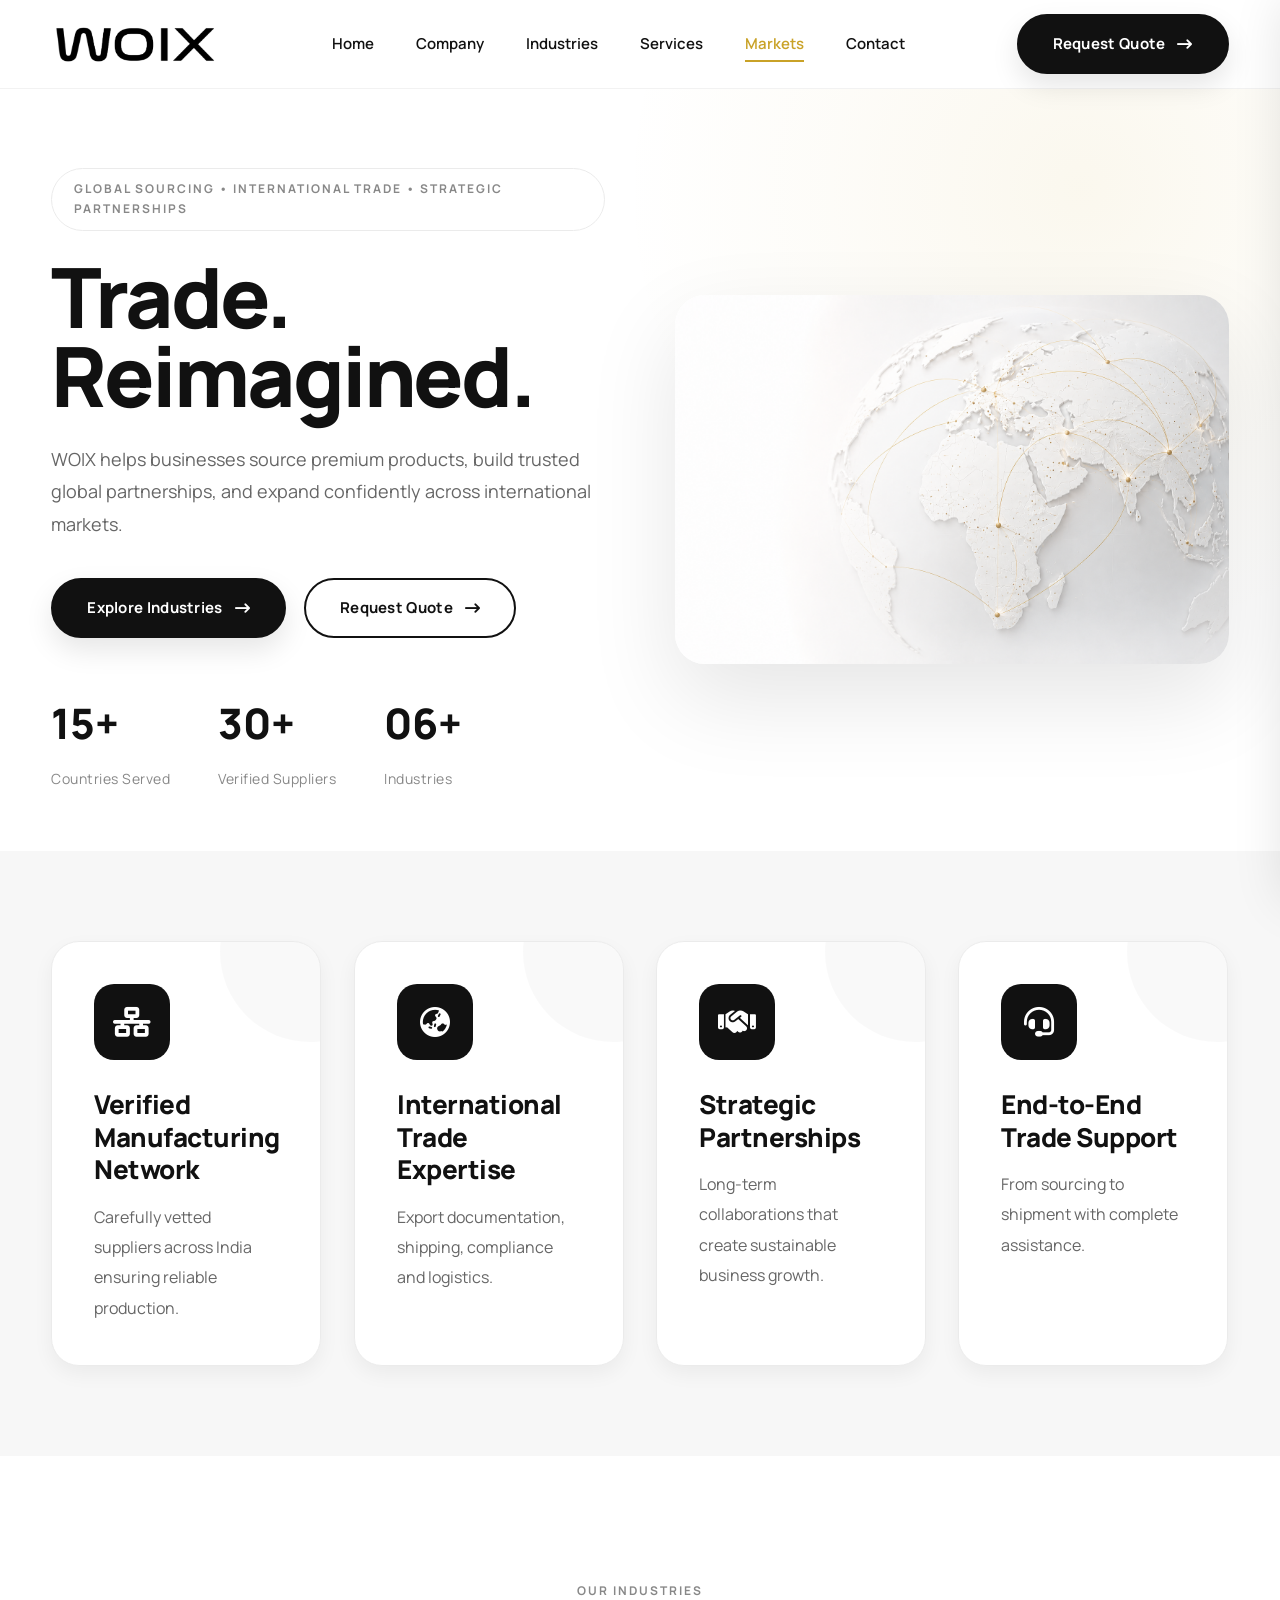
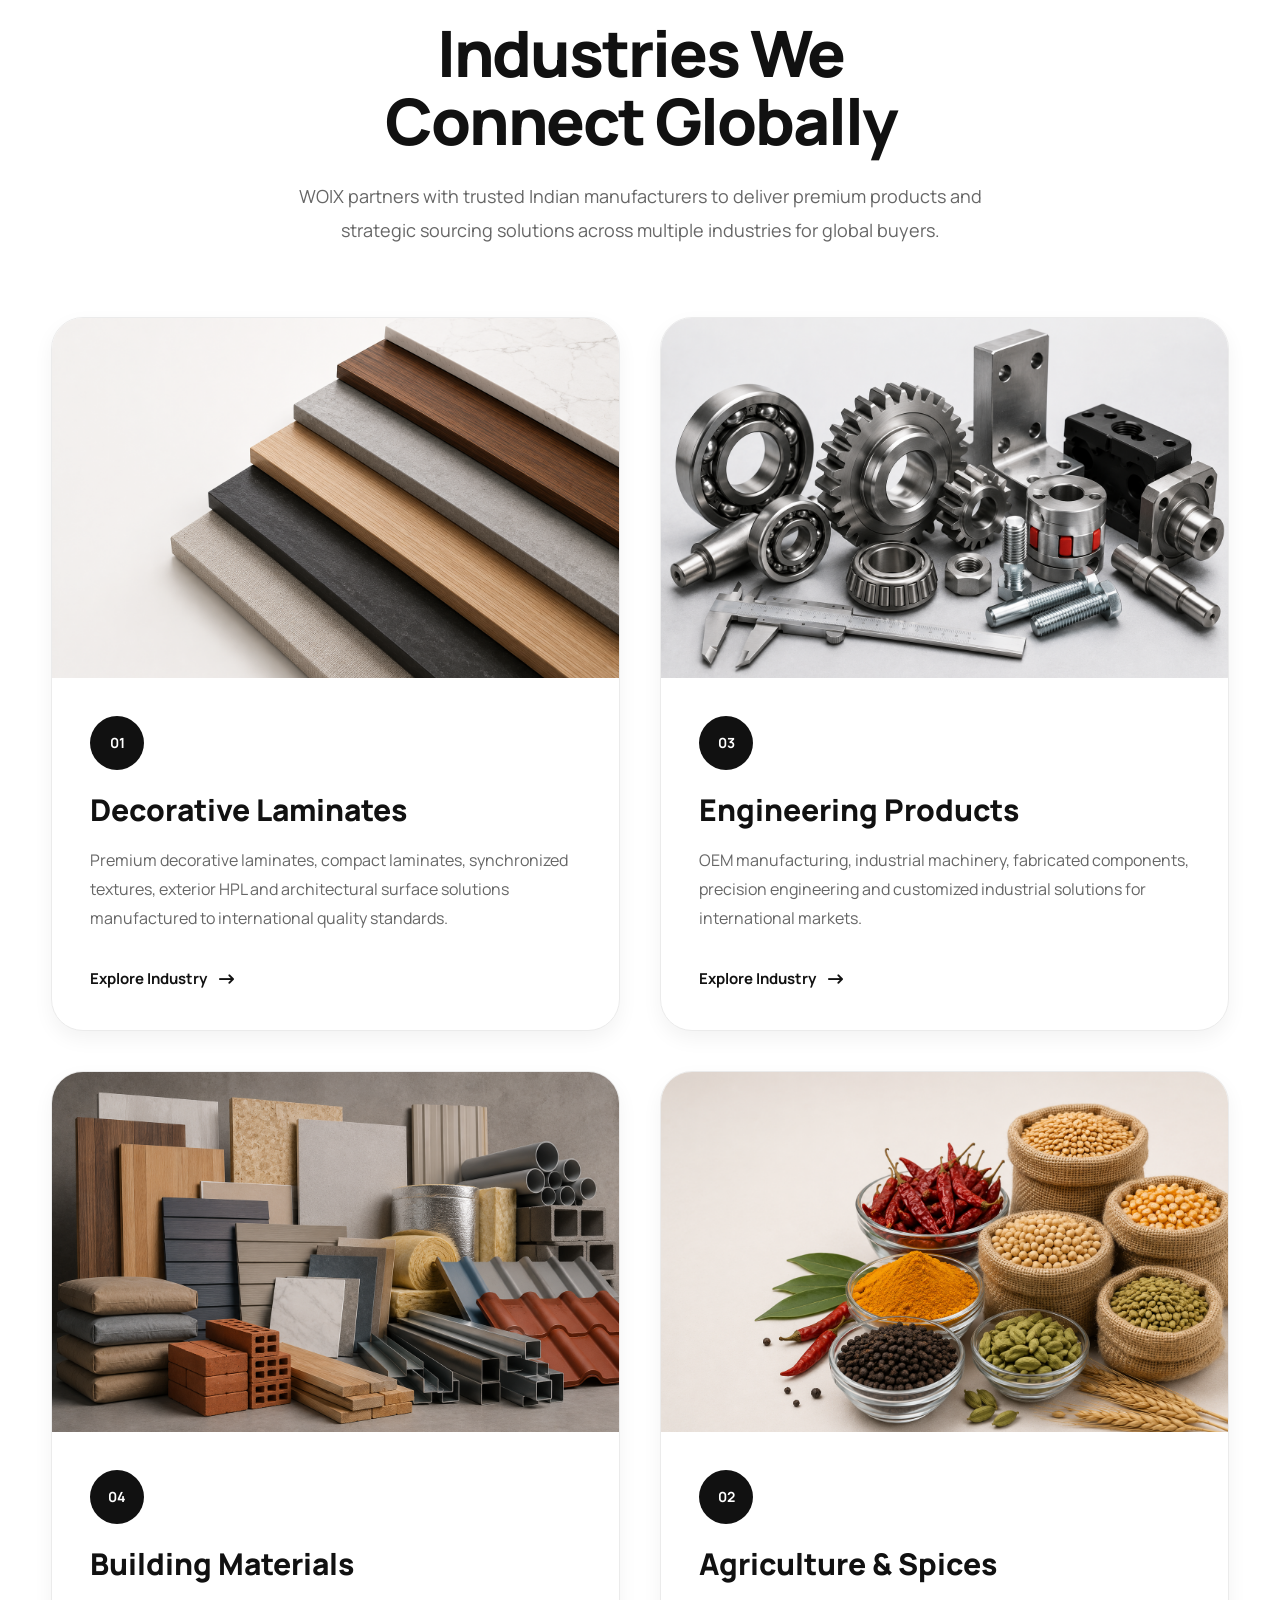
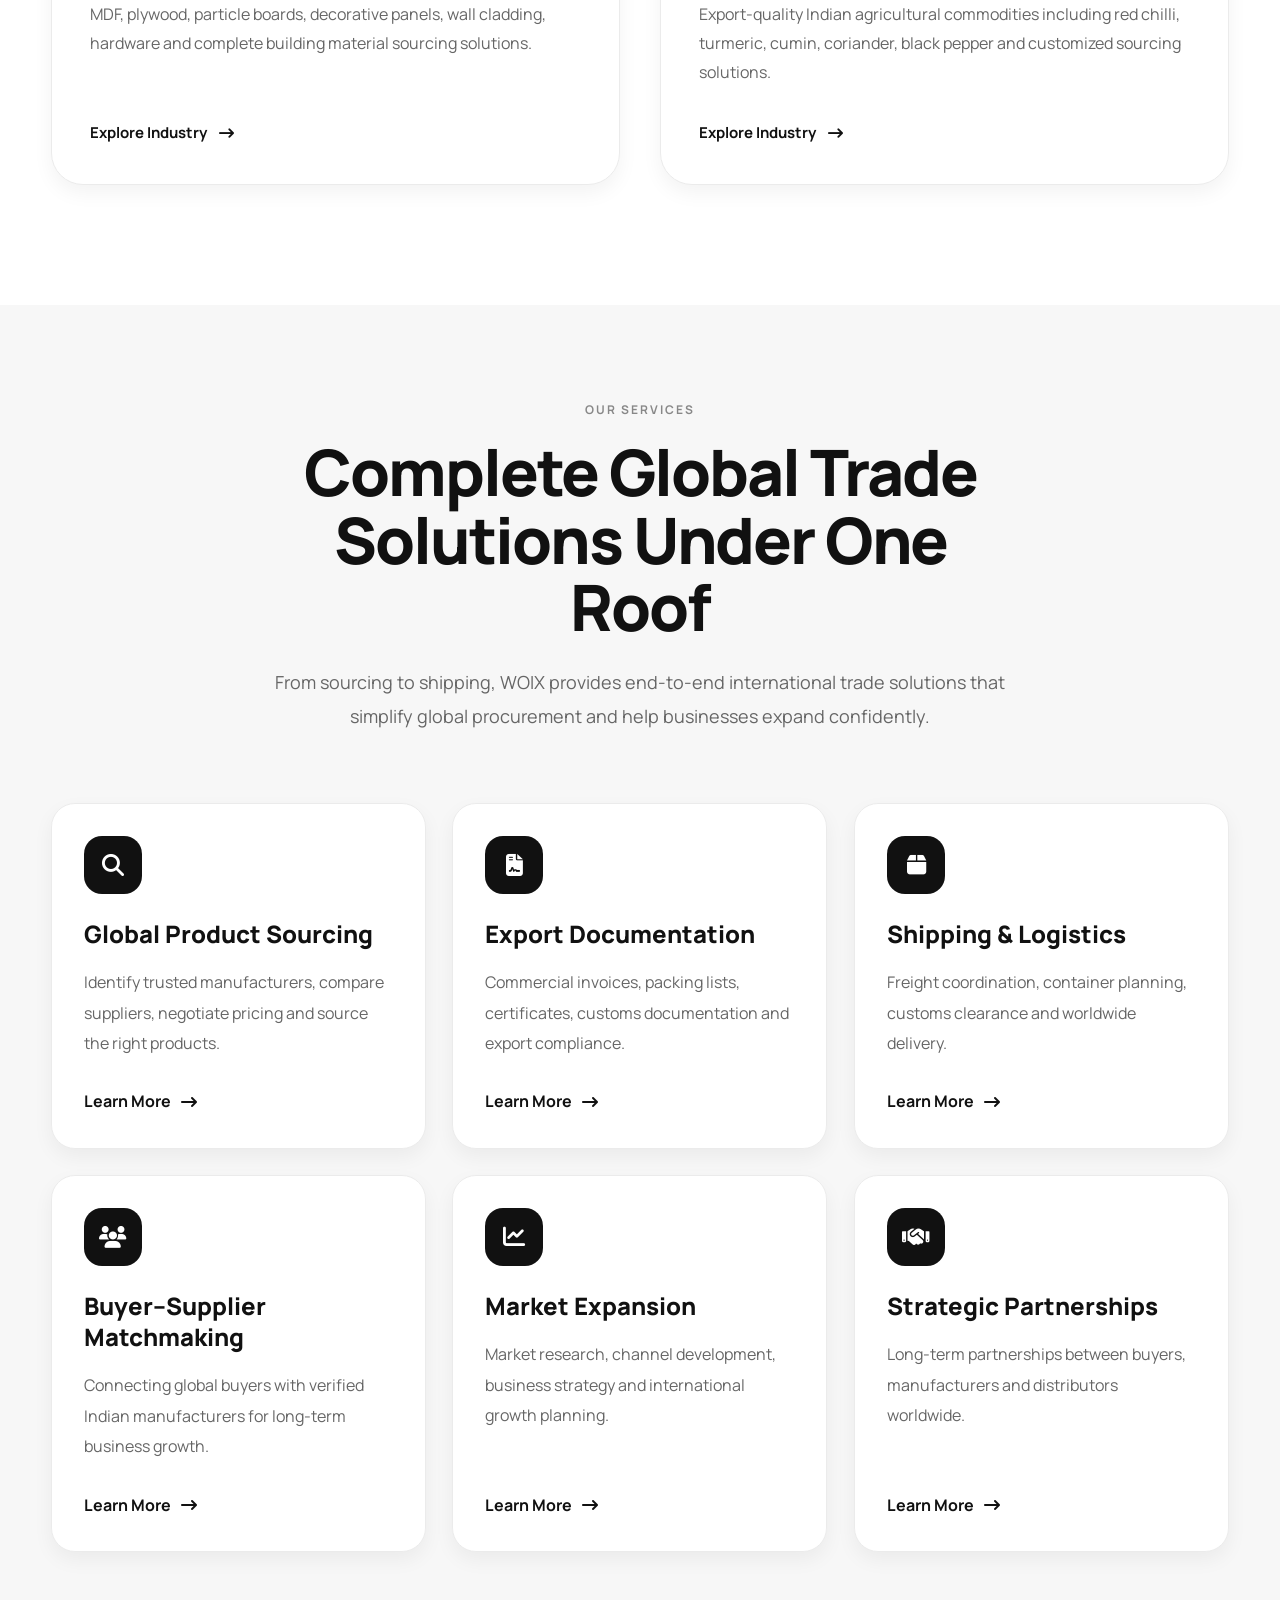
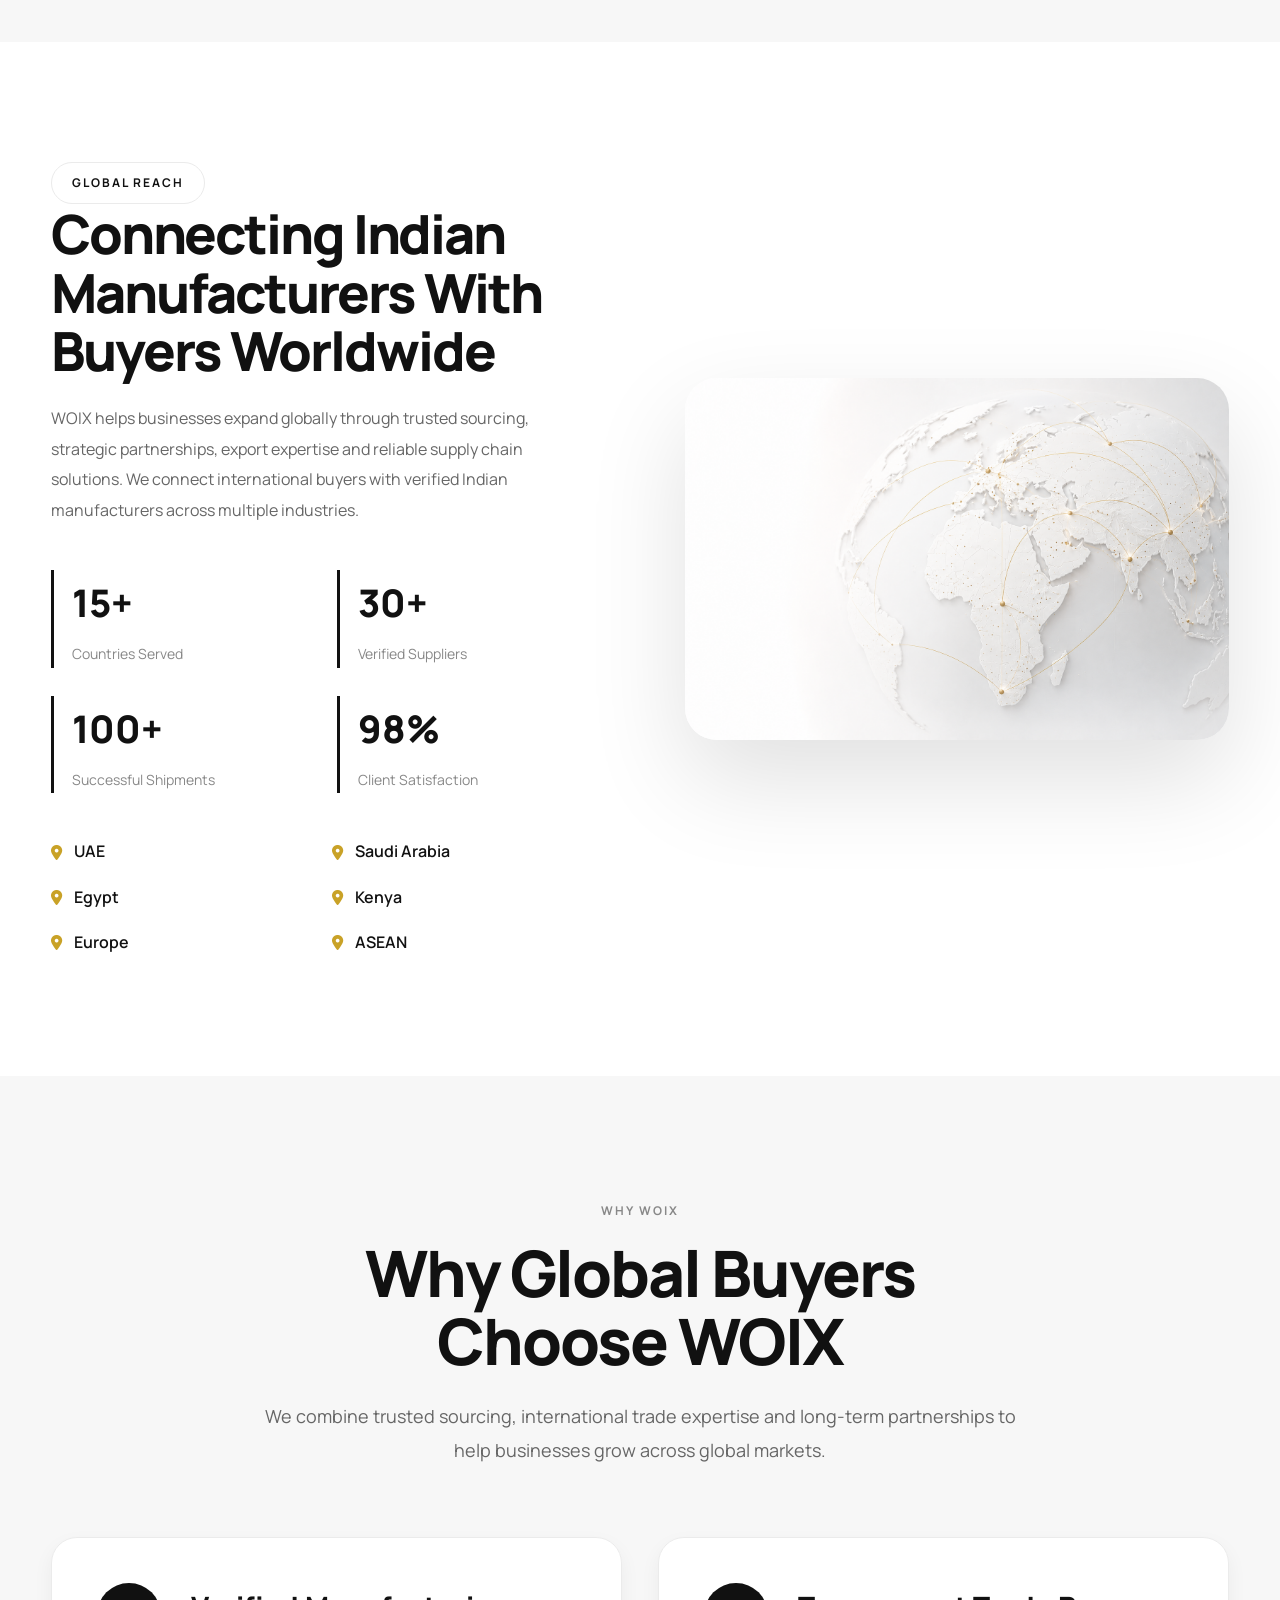
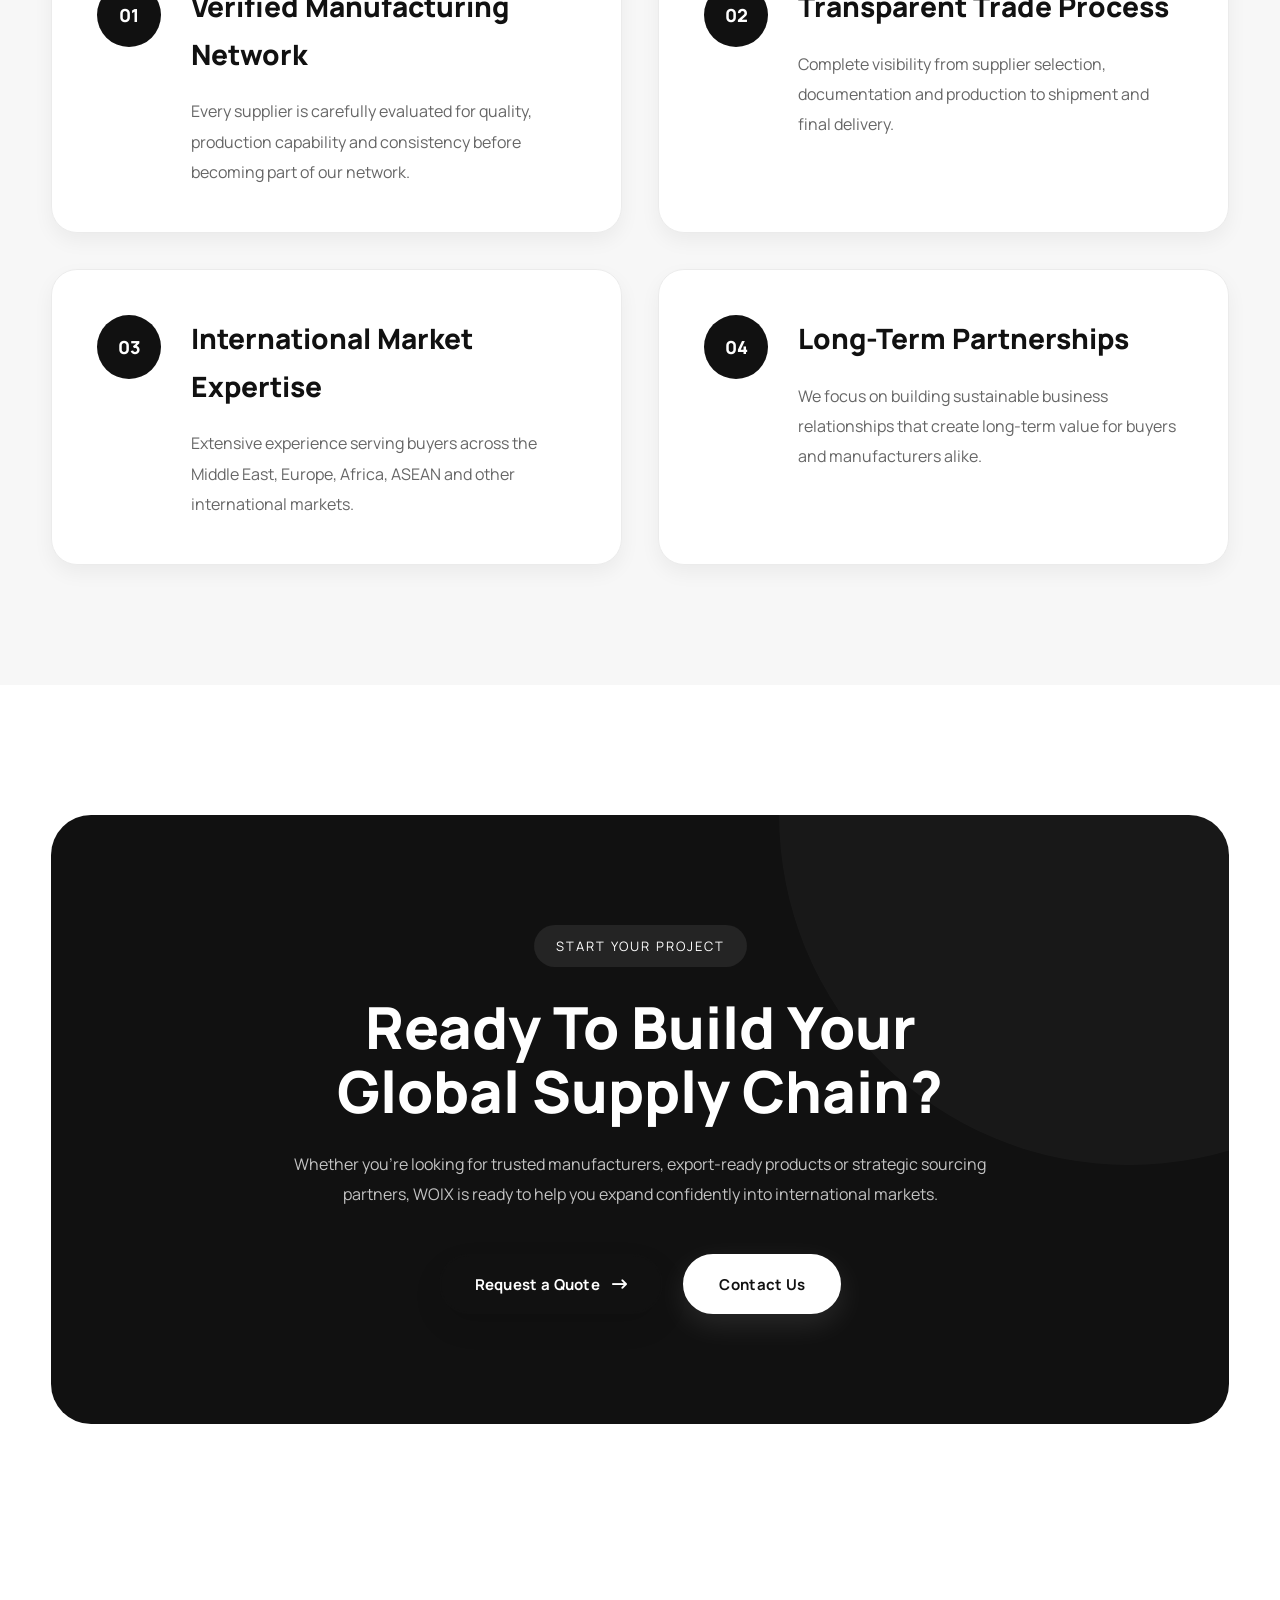
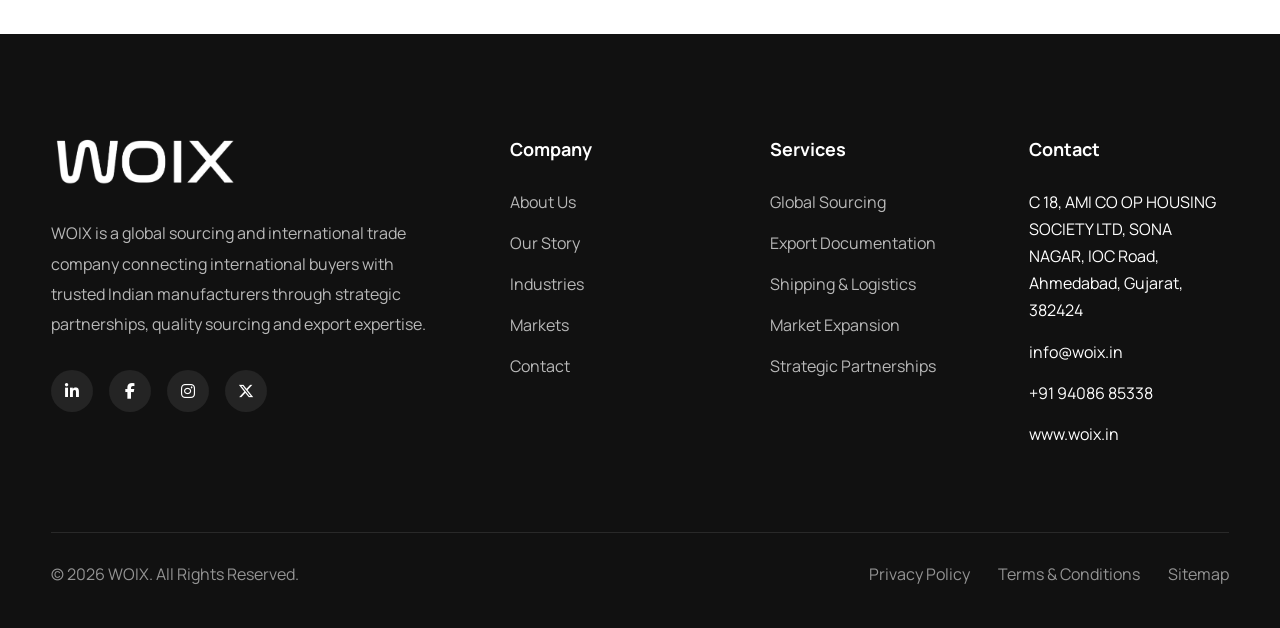
<file: index.html>
<!DOCTYPE html>
<html lang="en">

<head>
<!-- Google tag (gtag.js) -->
<script async src="https://www.googletagmanager.com/gtag/js?id=G-77315Y2ZKN"></script>
<script>
  window.dataLayer = window.dataLayer || [];
  function gtag(){dataLayer.push(arguments);}
  gtag('js', new Date());

  gtag('config', 'G-77315Y2ZKN');
</script>
    
    <!-- =========================================
    BASIC META
    ========================================== -->

    <meta charset="UTF-8">
    <meta http-equiv="X-UA-Compatible" content="IE=edge">
    <meta name="viewport" content="width=device-width, initial-scale=1.0">

    <!-- =========================================
    SEO
    ========================================== -->

    <title>
        WOIX | Global Sourcing • International Trade • Strategic Partnerships
    </title>

    <meta name="description"
        content="WOIX is a premium global sourcing, international trade and strategic partnerships company connecting businesses with trusted manufacturers worldwide.">

    <meta name="keywords"
        content="Global Sourcing, International Trade, Merchant Exporter, Import Export, Strategic Partnerships, WOIX, India Exporter, Decorative Laminates, Agriculture, Engineering Products">

    <meta name="author" content="WOIX">

    <meta name="theme-color" content="#111111">
    <!-- SEO -->




<meta name="keywords"
content="Global Sourcing, International Trade, Export, India, Manufacturers, Procurement, Supply Chain, WOIX">

<link rel="canonical" href="https://www.woix.in/">

<!-- Open Graph -->

<meta property="og:type" content="website">

<meta property="og:title"
content="WOIX | Global Sourcing • International Trade">

<meta property="og:description"
content="Connecting global buyers with trusted Indian manufacturers through sourcing, exports and strategic partnerships.">

<meta property="og:url"
content="https://www.woix.in">

<meta property="og:image"
content="https://www.woix.in/images/og-image.jpg">

<!-- Twitter -->

<meta name="twitter:card"
content="summary_large_image">

<meta name="twitter:title"
content="WOIX | Global Sourcing">

<meta name="twitter:description"
content="Global sourcing and international trade solutions.">

<meta name="twitter:image"
content="https://www.woix.in/images/og-image.jpg">

    <meta name="robots" content="index, follow">

    <!-- =========================================
    OPEN GRAPH (Facebook / LinkedIn)
    ========================================== -->

    <meta property="og:type" content="website">

    <meta property="og:title"
        content="WOIX | Global Sourcing • International Trade">

    <meta property="og:description"
        content="Connecting global buyers with trusted Indian manufacturers through premium sourcing and international trade.">

    <meta property="og:image"
        content="images/og-image.jpg">

    <meta property="og:url"
        content="https://www.woix.in">

    <!-- =========================================
    TWITTER
    ========================================== -->

    <meta name="twitter:card" content="summary_large_image">

    <meta name="twitter:title"
        content="WOIX | Global Sourcing • International Trade">

    <meta name="twitter:description"
        content="Premium sourcing and international trade solutions.">

    <meta name="twitter:image"
        content="images/og-image.jpg">

    <!-- =========================================
    FAVICONS
    ========================================== -->

    <link rel="icon" type="image/png" href="images/favicon.png">

    <link rel="apple-touch-icon"
        href="images/apple-touch-icon.png">

    <!-- =========================================
    GOOGLE FONTS
    ========================================== -->

    <link rel="preconnect"
        href="https://fonts.googleapis.com">

    <link rel="preconnect"
        href="https://fonts.gstatic.com"
        crossorigin>

    <link href="https://fonts.googleapis.com/css2?family=Manrope:wght@300;400;500;600;700;800&display=swap"
        rel="stylesheet">

    <!-- =========================================
    FONT AWESOME
    ========================================== -->

    <link rel="stylesheet"
        href="https://cdnjs.cloudflare.com/ajax/libs/font-awesome/6.7.2/css/all.min.css">

    <!-- =========================================
    WOIX CSS
    ========================================== -->

    <link rel="stylesheet" href="style-v2.css">

    <link rel="stylesheet" href="responsive-v2.css">

</head>

<body>
    <div class="scroll-progress"></div>

<div class="page-loader">
    <div class="loader-content">
        <img src="images/logos/logo-black.png" alt="WOIX" class="loader-logo">
        <div class="loader-line"><span></span></div>
    </div>
</div>



<!-- =====================================
HEADER
====================================== -->

<header class="header">

<div class="container">

<nav class="navbar">

<a href="index.html" class="logo">
   <img src="images/logos/logo-black.png"
     alt="WOIX"
     class="logo-img">
</a>

<ul class="nav-menu">

                <li><a href="index.html">Home</a></li>
                <li><a href="about.html">Company</a></li>
                <li><a href="#industries">Industries</a></li>
                <li><a href="services.html">Services</a></li>
                <li><a href="markets.html" class="active">Markets</a></li>
                <li><a href="contact.html">Contact</a></li>

</ul>

<div class="nav-right">

<a href="contact.html" class="btn-dark">

Request Quote

<i class="fa-solid fa-arrow-right-long"></i>

</a>
<div class="menu-toggle">
<i class="fa-solid fa-bars"></i>
</div>
</div>
</nav>

</div>

</header>

<!-- =====================================
HERO
====================================== -->

<section class="hero reveal">

<div class="container hero-grid">

<div class="hero-left reveal-left">

<div class="hero-badge">

GLOBAL SOURCING • INTERNATIONAL TRADE • STRATEGIC PARTNERSHIPS

</div>

<h1>

Trade.<br>

Reimagined.

</h1>

<p>

WOIX helps businesses source premium products,
build trusted global partnerships,
and expand confidently across international markets.

</p>

<div class="hero-buttons">

<a href="#industries" class="btn-dark">

    Explore Industries

    <i class="fa-solid fa-arrow-right-long"></i>

</a>

<a href="request-quote.html" class="btn-outline">

    Request Quote

    <i class="fa-solid fa-arrow-right-long"></i>

</a>

</div>

<div class="hero-stats">

    <div class="hero-stat">
        <h2>15+</h2>
        <span>Countries Served</span>
    </div>

    <div class="hero-stat">
        <h2>30+</h2>
        <span>Verified Suppliers</span>
    </div>

    <div class="hero-stat">
        <h2>06+</h2>
        <span>Industries</span>
    </div>

</div>
</div>

<div class="hero-right reveal-right">

<img
src="images/hero-world.jpg"
alt="Global Trade"
width="640"
height="640">

</div>

</div>

</section>

<!-- =====================================
FEATURE STRIP
====================================== -->

<section class="feature-strip reveal">

<div class="container">

<div class="features-grid">
<div class="feature-box reveal delay-1">

<div class="feature-icon">

<i class="fa-solid fa-network-wired"></i>

</div>

<h4>

Verified Manufacturing Network

</h4>

<p>

Carefully vetted suppliers across India
ensuring reliable production.

</p>

</div>

<div class="feature-box reveal delay-2">

<div class="feature-icon">

<i class="fa-solid fa-earth-asia"></i>

</div>

<h4>

International Trade Expertise

</h4>

<p>

Export documentation,
shipping,
compliance
and logistics.

</p>

</div>

<div class="feature-box reveal delay-3">

<div class="feature-icon">

<i class="fa-solid fa-handshake"></i>

</div>

<h4>

Strategic Partnerships

</h4>

<p>

Long-term collaborations
that create
sustainable business growth.

</p>

</div>

<div class="feature-box reveal delay-4">

<div class="feature-icon">

<i class="fa-solid fa-headset"></i>

</div>

<h4>

End-to-End Trade Support

</h4>

<p>

From sourcing
to shipment
with complete assistance.

</p>

</div>

</div>

</div>

</section>

<!-- =====================================
INDUSTRIES
Premium V2
===================================== -->

<section class="industries reveal" id="industries">

    <div class="container">

        <div class="section-heading center">

            <span>OUR INDUSTRIES</span>

            <h2>
                Industries We<br>
                Connect Globally
            </h2>

            <p>
                WOIX partners with trusted Indian manufacturers to deliver
                premium products and strategic sourcing solutions across
                multiple industries for global buyers.
            </p>

        </div>

        <div class="industry-grid">

            <!-- Decorative Laminates -->

            <article class="industry-card reveal delay-1">

                <div class="industry-image reveal-scale">

                    <img src="images/industries/laminates.jpg"
                    loading="lazy"
                        alt="Decorative Laminates">

                </div>

                <div class="industry-content reveal-scale">

                    <span class="industry-number reveal-scale">
                        01
                    </span>

                    <h3>
                        Decorative Laminates
                    </h3>

                    <p>
                        Premium decorative laminates, compact laminates,
                        synchronized textures, exterior HPL and
                        architectural surface solutions manufactured
                        to international quality standards.
                    </p>

                    <a href="#industries" class="industry-link">

                        Explore Industry

                        <i class="fa-solid fa-arrow-right-long"></i>

                    </a>

                </div>

            </article>

            
            <!-- Engineering -->

            <article class="industry-card reveal delay-3">

                <div class="industry-image">

                    <img src="images/industries/engineering.jpg"
                    loading="lazy"
                        alt="Engineering Products">

                </div>

                <div class="industry-content">

                    <span class="industry-number">
                        03
                    </span>

                    <h3>
                        Engineering Products
                    </h3>

                    <p>
                        OEM manufacturing, industrial machinery,
                        fabricated components, precision engineering
                        and customized industrial solutions for
                        international markets.
                    </p>

                    <a href="#" class="industry-link">

                        Explore Industry

                        <i class="fa-solid fa-arrow-right-long"></i>

                    </a>

                </div>

            </article>

            <!-- Building Materials -->

            <article class="industry-card reveal delay-4">

                <div class="industry-image">

                    <img src="images/industries/building.jpg"
                    loading="lazy"
                        alt="Building Materials">

                </div>

                <div class="industry-content">

                    <span class="industry-number">
                        04
                    </span>

                    <h3>
                        Building Materials
                    </h3>

                    <p>
                        MDF, plywood, particle boards,
                        decorative panels, wall cladding,
                        hardware and complete building
                        material sourcing solutions.
                    </p>

                    <a href="#" class="industry-link">

                        Explore Industry

                        <i class="fa-solid fa-arrow-right-long"></i>

                    </a>

                </div>

            </article>

<!-- Agriculture -->

            <article class="industry-card reveal delay-2">

                <div class="industry-image">

                    <img src="images/industries/agriculture.jpg"
                    loading="lazy"
                        alt="Agriculture & Spices">

                </div>

                <div class="industry-content">

                    <span class="industry-number">
                        02
                    </span>

                    <h3>
                        Agriculture & Spices
                    </h3>

                    <p>
                        Export-quality Indian agricultural commodities
                        including red chilli, turmeric, cumin,
                        coriander, black pepper and customized
                        sourcing solutions.
                    </p>

                    <a href="#" class="industry-link">

                        Explore Industry

                        <i class="fa-solid fa-arrow-right-long"></i>

                    </a>

                </div>

            </article>


        </div>

    </div>

</section>

<!-- =====================================
SERVICES
===================================== -->

<section class="services reveal" id="services">

    <div class="container">

        <div class="section-heading center">

            <span>OUR SERVICES</span>

            <h2>
                Complete Global Trade<br>
                Solutions Under One Roof
            </h2>

            <p>
                From sourcing to shipping, WOIX provides end-to-end
                international trade solutions that simplify global procurement
                and help businesses expand confidently.
            </p>

        </div>

        <div class="services-grid">

<!-- Card 1 -->

    <div class="service-card reveal delay-1">

    <div class="service-icon">
        <i class="fa-solid fa-magnifying-glass"></i>
    </div>

    <h3>Global Product Sourcing</h3>

    <p>
        Identify trusted manufacturers, compare suppliers,
        negotiate pricing and source the right products.
    </p>

    <a href="#">
        Learn More
        <i class="fa-solid fa-arrow-right-long"></i>
    </a>

</div>

<!-- Card 2 -->

    <div class="service-card reveal delay-2">

    <div class="service-icon">
         <i class="fa-solid fa-file-contract"></i>
    </div>

        <h3>Export Documentation</h3>

        <p>
            Commercial invoices, packing lists, certificates,
            customs documentation and export compliance.
         </p>

    <a href="#">
        Learn More
        <i class="fa-solid fa-arrow-right-long"></i>
        </a>

    </div>

<!-- Card 3 -->

<div class="service-card reveal delay-3">

                <div class="service-icon">
                    <i class="fa-solid fa-box"></i>
                </div>

                <h3>Shipping & Logistics</h3>

                <p>
                    Freight coordination, container planning,
                    customs clearance and worldwide delivery.
                </p>

                <a href="#">
                    Learn More
                    <i class="fa-solid fa-arrow-right-long"></i>
                </a>

            </div>

            <!-- Card 4 -->

            <div class="service-card reveal delay-4">

                <div class="service-icon">
                    <i class="fa-solid fa-users"></i>
                </div>

                <h3>Buyer–Supplier Matchmaking</h3>

                <p>
                    Connecting global buyers with verified Indian
                    manufacturers for long-term business growth.
                </p>

                <a href="#">
                    Learn More
                    <i class="fa-solid fa-arrow-right-long"></i>
                </a>

            </div>

            <!-- Card 5 -->
                
                <div class="service-card reveal delay-5">

                <div class="service-icon">
                    <i class="fa-solid fa-chart-line"></i>
                </div>

                <h3>Market Expansion</h3>

                <p>
                    Market research, channel development,
                    business strategy and international growth planning.
                </p>

                <a href="#">
                    Learn More
                    <i class="fa-solid fa-arrow-right-long"></i>
                </a>

            </div>

            <!-- Card 6 -->

            <div class="service-card reveal delay-6">

                <div class="service-icon">
                    <i class="fa-solid fa-handshake"></i>
                </div>

                <h3>Strategic Partnerships</h3>

                <p>
                    Long-term partnerships between buyers,
                    manufacturers and distributors worldwide.
                </p>

                <a href="#">
                    Learn More
                    <i class="fa-solid fa-arrow-right-long"></i>
                </a>

            </div>

        </div>

    </div>

</section>

<!-- =====================================
GLOBAL MARKETS
===================================== -->

<section class="markets reveal" id="markets">

    <div class="container">

        <div class="markets-grid">

            <!-- LEFT CONTENT -->

            <div class="markets-content reveal-left">

                <span class="section-tag">
                    GLOBAL REACH
                </span>

                <h2>
                    Connecting Indian Manufacturers
                    With Buyers Worldwide
                </h2>

                <p>
                    WOIX helps businesses expand globally through trusted
                    sourcing, strategic partnerships, export expertise and
                    reliable supply chain solutions. We connect international
                    buyers with verified Indian manufacturers across multiple
                    industries.
                </p>

                <div class="market-stats">

                    <div class="market-stat">

                        <h3>15+</h3>

                        <span>Countries Served</span>

                    </div>

                    <div class="market-stat">

                        <h3>30+</h3>

                        <span>Verified Suppliers</span>

                    </div>

                    <div class="market-stat">

                        <h3>100+</h3>

                        <span>Successful Shipments</span>

                    </div>

                    <div class="market-stat">

                        <h3>98%</h3>

                        <span>Client Satisfaction</span>

                    </div>

                </div>

                <div class="market-list">

                    <div>
                        <i class="fa-solid fa-location-dot"></i>
                        UAE
                    </div>

                    <div>
                        <i class="fa-solid fa-location-dot"></i>
                        Saudi Arabia
                    </div>

                    <div>
                        <i class="fa-solid fa-location-dot"></i>
                        Egypt
                    </div>

                    <div>
                        <i class="fa-solid fa-location-dot"></i>
                        Kenya
                    </div>

                    <div>
                        <i class="fa-solid fa-location-dot"></i>
                        Europe
                    </div>

                    <div>
                        <i class="fa-solid fa-location-dot"></i>
                        ASEAN
                    </div>

                </div>

            </div>

            <!-- RIGHT IMAGE -->

            <div class="markets-image reveal-right">

                <img
                    src="images/markets/world-map.png"
                    loading="lazy"
                    alt="WOIX Global Markets">

            </div>

        </div>

    </div>

</section>


<!-- =====================================
WHY WOIX
===================================== -->

<section class="why-woix reveal" id="about">

    <div class="container">

        <div class="section-heading center">

            <span>WHY WOIX</span>

            <h2>
                Why Global Buyers<br>
                Choose WOIX
            </h2>

            <p>
                We combine trusted sourcing, international trade expertise
                and long-term partnerships to help businesses grow across
                global markets.
            </p>

        </div>

        <div class="why-grid">

            <!-- 01 -->

            <div class="why-card reveal delay-1">

                <div class="why-number">
                    01
                </div>

                <div class="why-content">

                    <h3>Verified Manufacturing Network</h3>

                    <p>
                        Every supplier is carefully evaluated for
                        quality, production capability and consistency
                        before becoming part of our network.
                    </p>

                </div>

            </div>

            <!-- 02 -->

            <div class="why-card reveal delay-2">

                <div class="why-number">
                    02
                </div>

                <div class="why-content">

                    <h3>Transparent Trade Process</h3>

                    <p>
                        Complete visibility from supplier selection,
                        documentation and production to shipment
                        and final delivery.
                    </p>

                </div>

            </div>

            <!-- 03 -->

            <div class="why-card reveal delay-3">

                <div class="why-number">
                    03
                </div>

                <div class="why-content">

                    <h3>International Market Expertise</h3>

                    <p>
                        Extensive experience serving buyers across
                        the Middle East, Europe, Africa,
                        ASEAN and other international markets.
                    </p>

                </div>

            </div>

            <!-- 04 -->

            <div class="why-card reveal delay-4">

                <div class="why-number">
                    04
                </div>

                <div class="why-content">

                    <h3>Long-Term Partnerships</h3>

                    <p>
                        We focus on building sustainable business
                        relationships that create long-term value
                        for buyers and manufacturers alike.
                    </p>

                </div>

            </div>

        </div>

    </div>

</section>

<!-- =====================================
PREMIUM CTA
===================================== -->

<section class="cta reveal" id="contact">

    <div class="container">

        <div class="cta-box reveal-scale">

            <span class="cta-tag">
                START YOUR PROJECT
            </span>

            <h2>
                Ready To Build Your<br>
                Global Supply Chain?
            </h2>

            <p>
                Whether you're looking for trusted manufacturers,
                export-ready products or strategic sourcing partners,
                WOIX is ready to help you expand confidently into
                international markets.
            </p>

            <div class="cta-buttons">

                <a href="contact.html" class="btn-dark">

                    Request a Quote

                    <i class="fa-solid fa-arrow-right-long"></i>

                </a>

                <a href="contact.html" class="btn-light">

    Contact Us

</a>

            </div>

        </div>

    </div>

</section>


<!-- =====================================
FOOTER
===================================== -->

<footer class="footer reveal">

    <div class="container">

        <div class="footer-grid">

            <!-- Column 1 -->

            <div class="footer-about">
                <img src="images/logos/logo-white.png"
                alt="WOIX"
                class="footer-logo">

                <p>
                    WOIX is a global sourcing and international trade company
                    connecting international buyers with trusted Indian
                    manufacturers through strategic partnerships,
                    quality sourcing and export expertise.
                </p>

                <div class="footer-social">

                    <a href="#"><i class="fab fa-linkedin-in"></i></a>

                    <a href="#"><i class="fab fa-facebook-f"></i></a>

                    <a href="#"><i class="fab fa-instagram"></i></a>

                    <a href="#"><i class="fab fa-x-twitter"></i></a>

                </div>

            </div>

            <!-- Column 2 -->

            <div>

                <h4>Company</h4>

                <ul>

                    <li><a href="about.html">About Us</a></li>

                    <li><a href="#">Our Story</a></li>

                    <li><a href="#">Industries</a></li>

                    <li><a href="#">Markets</a></li>

                    <li><a href="contact.html">Contact</a></li>

                </ul>

            </div>

            <!-- Column 3 -->

            <div>

                <h4>Services</h4>

                <ul>

                    <li><a href="#">Global Sourcing</a></li>

                    <li><a href="#">Export Documentation</a></li>

                    <li><a href="#">Shipping & Logistics</a></li>

                    <li><a href="#">Market Expansion</a></li>

                    <li><a href="#">Strategic Partnerships</a></li>

                </ul>

            </div>

            <!-- Column 4 -->

            <div>

                <h4>Contact</h4>

                <ul>

                    <li>
                        C 18, AMI CO OP HOUSING SOCIETY LTD,
                        SONA NAGAR, IOC Road, Ahmedabad, Gujarat, 382424
                    </li>

                    <li>
                        info@woix.in
                    </li>

                    <li>
                        +91 94086 85338
                    </li>

                    <li>
                        www.woix.in
                    </li>

                </ul>

            </div>

        </div>

        <div class="footer-bottom">

            <p>

                © 2026 WOIX. All Rights Reserved.

            </p>

            <div>

                <a href="privacy.html">Privacy Policy</a>

                <a href="terms.html">Terms & Conditions</a>

                <a href="sitemap.xml">Sitemap</a>

            </div>

        </div>

    </div>

</footer>

<!-- ================================
BACK TO TOP
================================ -->

<button class="back-top reveal-scale">

    <i class="fa-solid fa-arrow-up"></i>

</button>





<!-- ================================
MOBILE MENU
================================ -->

<div class="mobile-menu">

    <div class="mobile-close">

        <i class="fa-solid fa-xmark"></i>

    </div>

    <ul>

        <li>

            <a href="index.html">
                Home

            </a>

        </li>

        <li>

            <a href="#services">

                Services

            </a>

        </li>

        <li>

            <a href="#industries">

                Industries

            </a>

        </li>

        <li>

            <a href="#markets">

                Markets

            </a>

        </li>

        <li>

            <a href="#about">

                Company

            </a>

        </li>

        <li>

            <a href="#contact">

                Contact

            </a>

        </li>

    </ul>

    <a href="contact.html" class="btn-dark">

        Request Quote

    </a>

</div>





<!-- ================================
OVERLAY
================================ -->

<div class="overlay"></div>





<!-- ================================
SCRIPTS
================================ -->

<script src="main.js"></script>

</body>

</html>
</file>
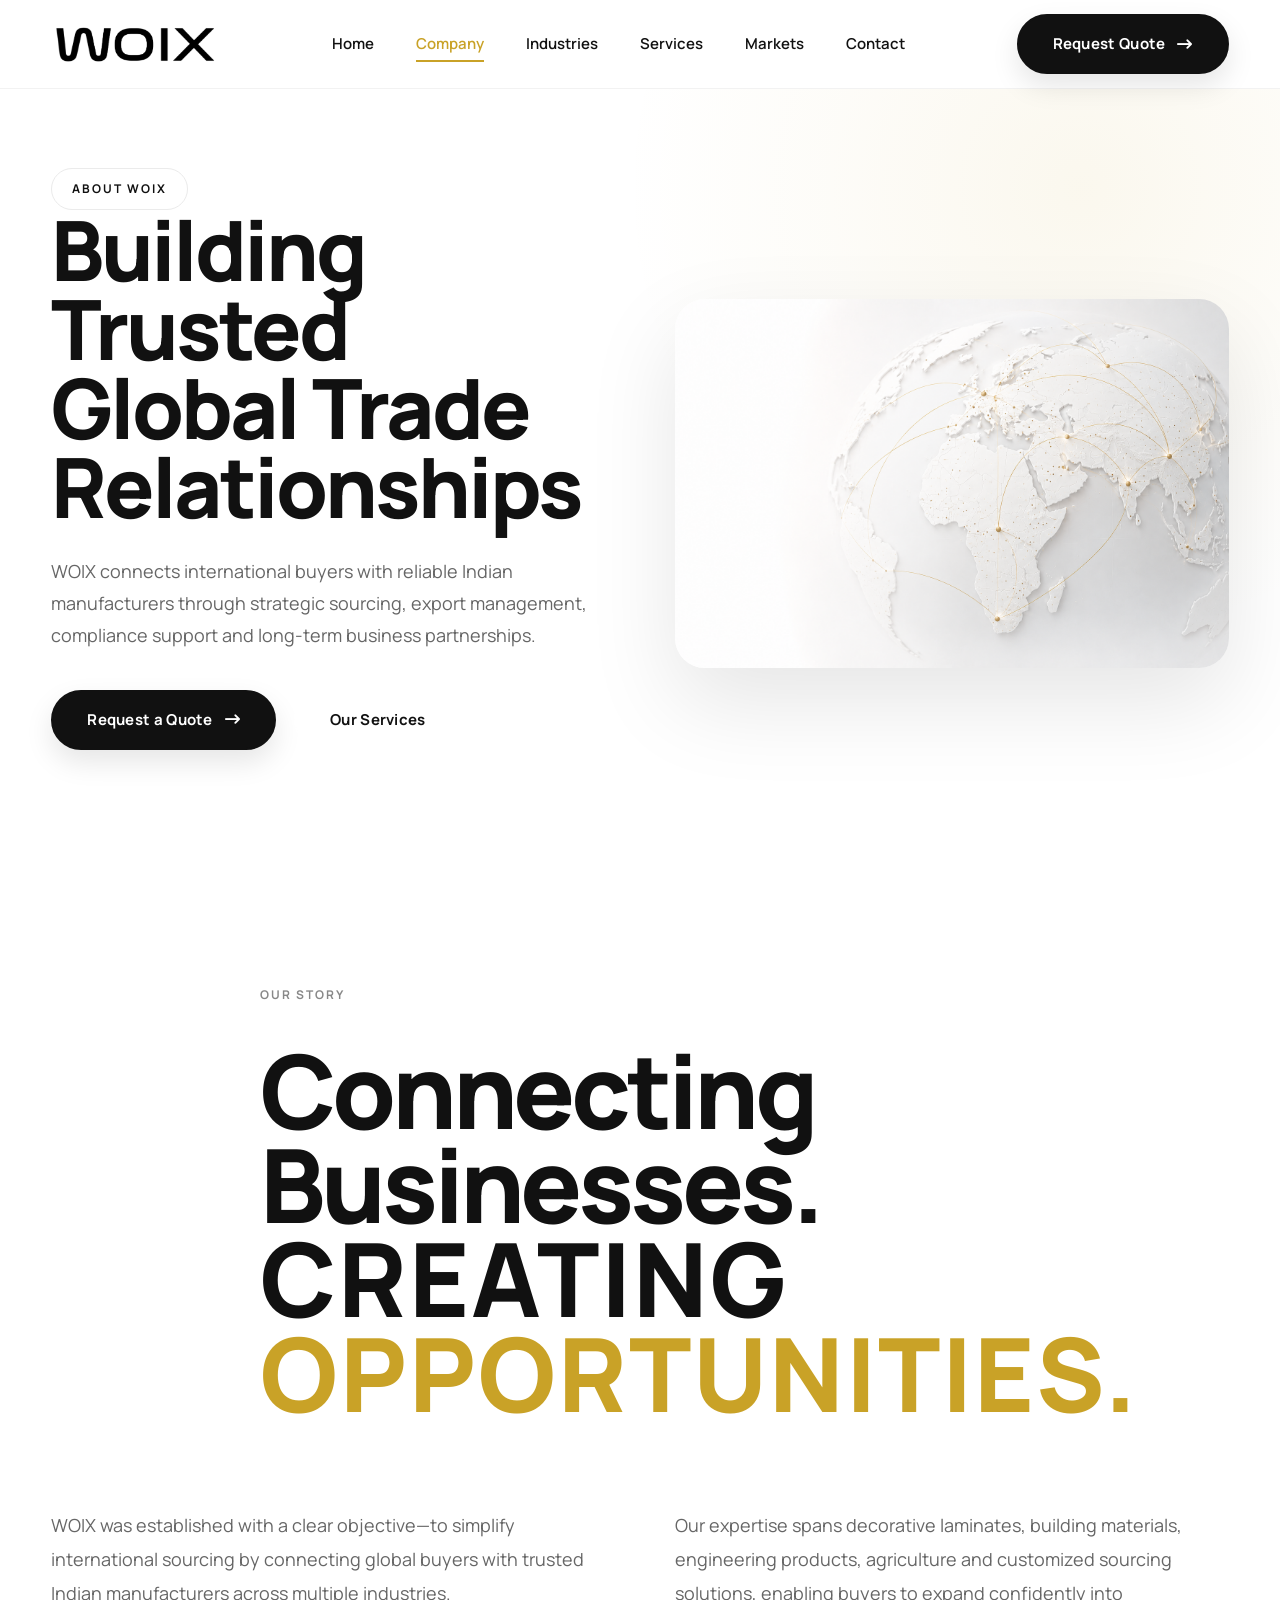
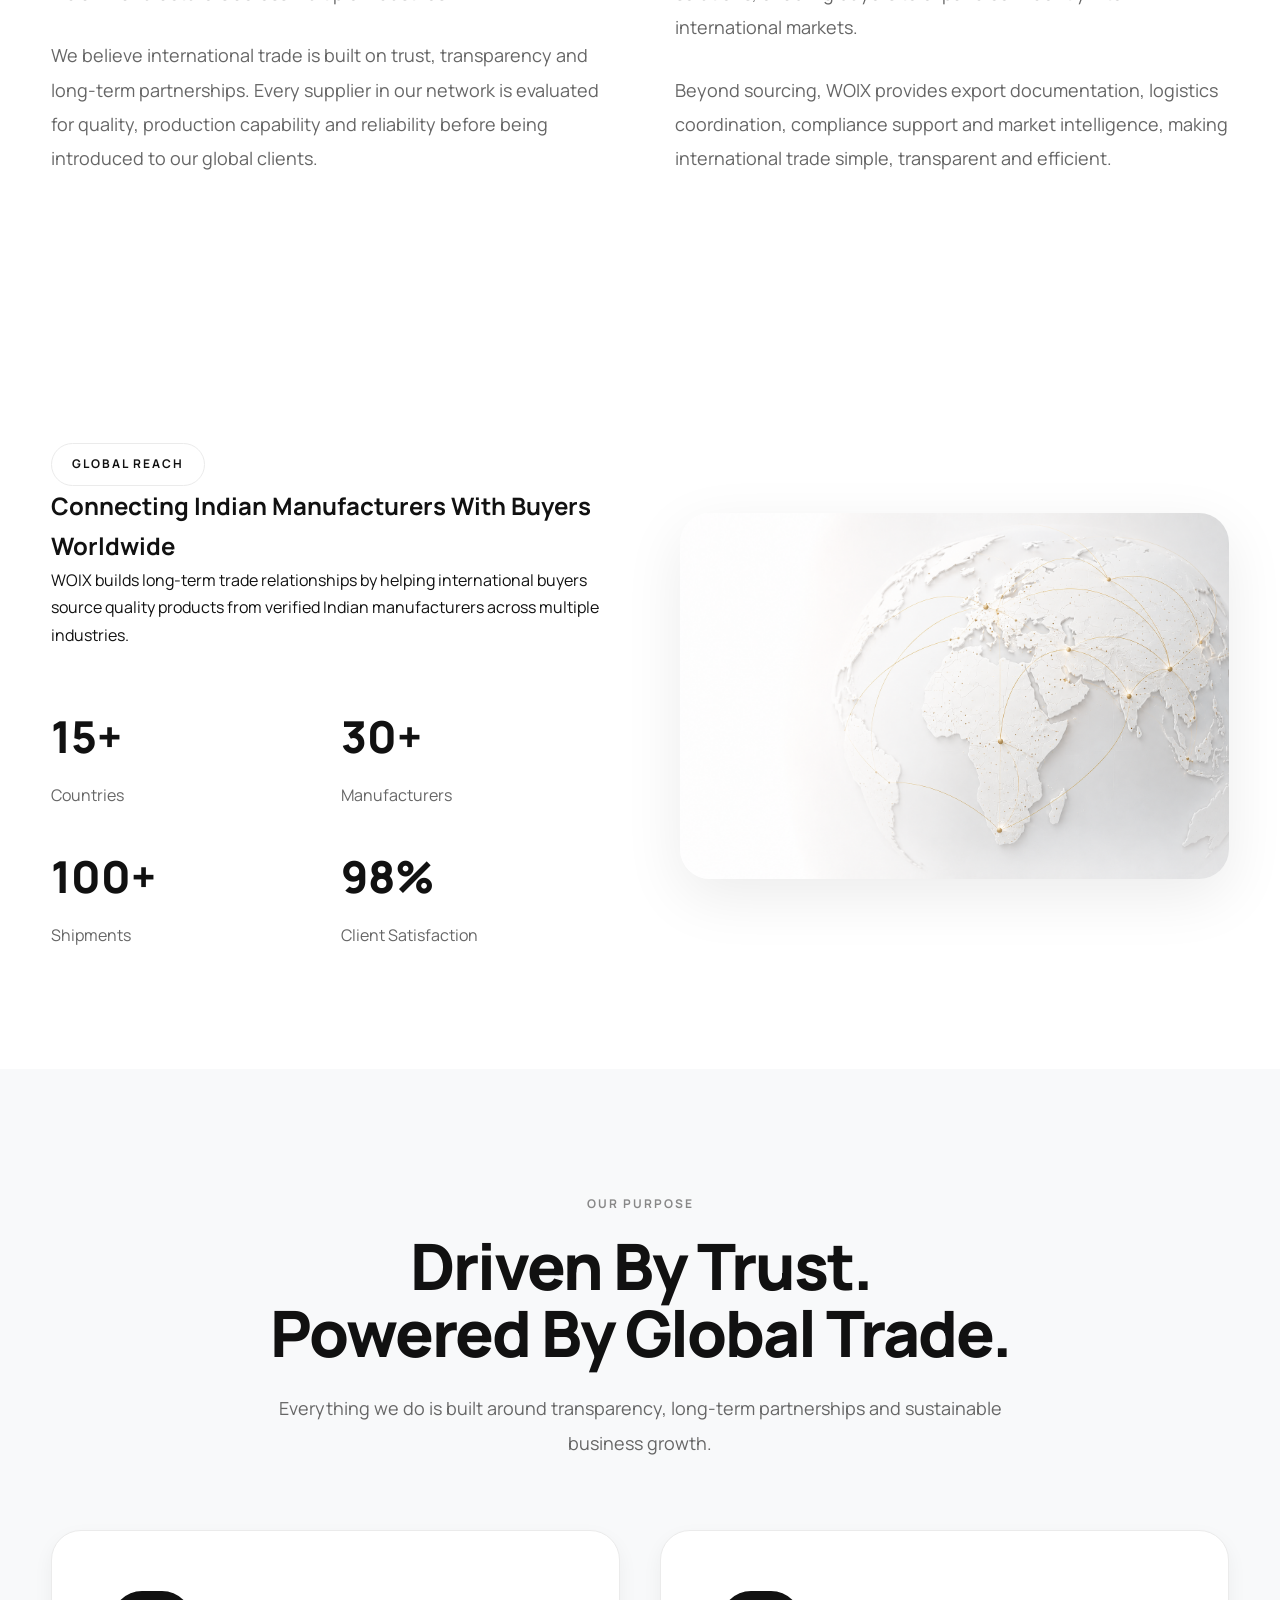
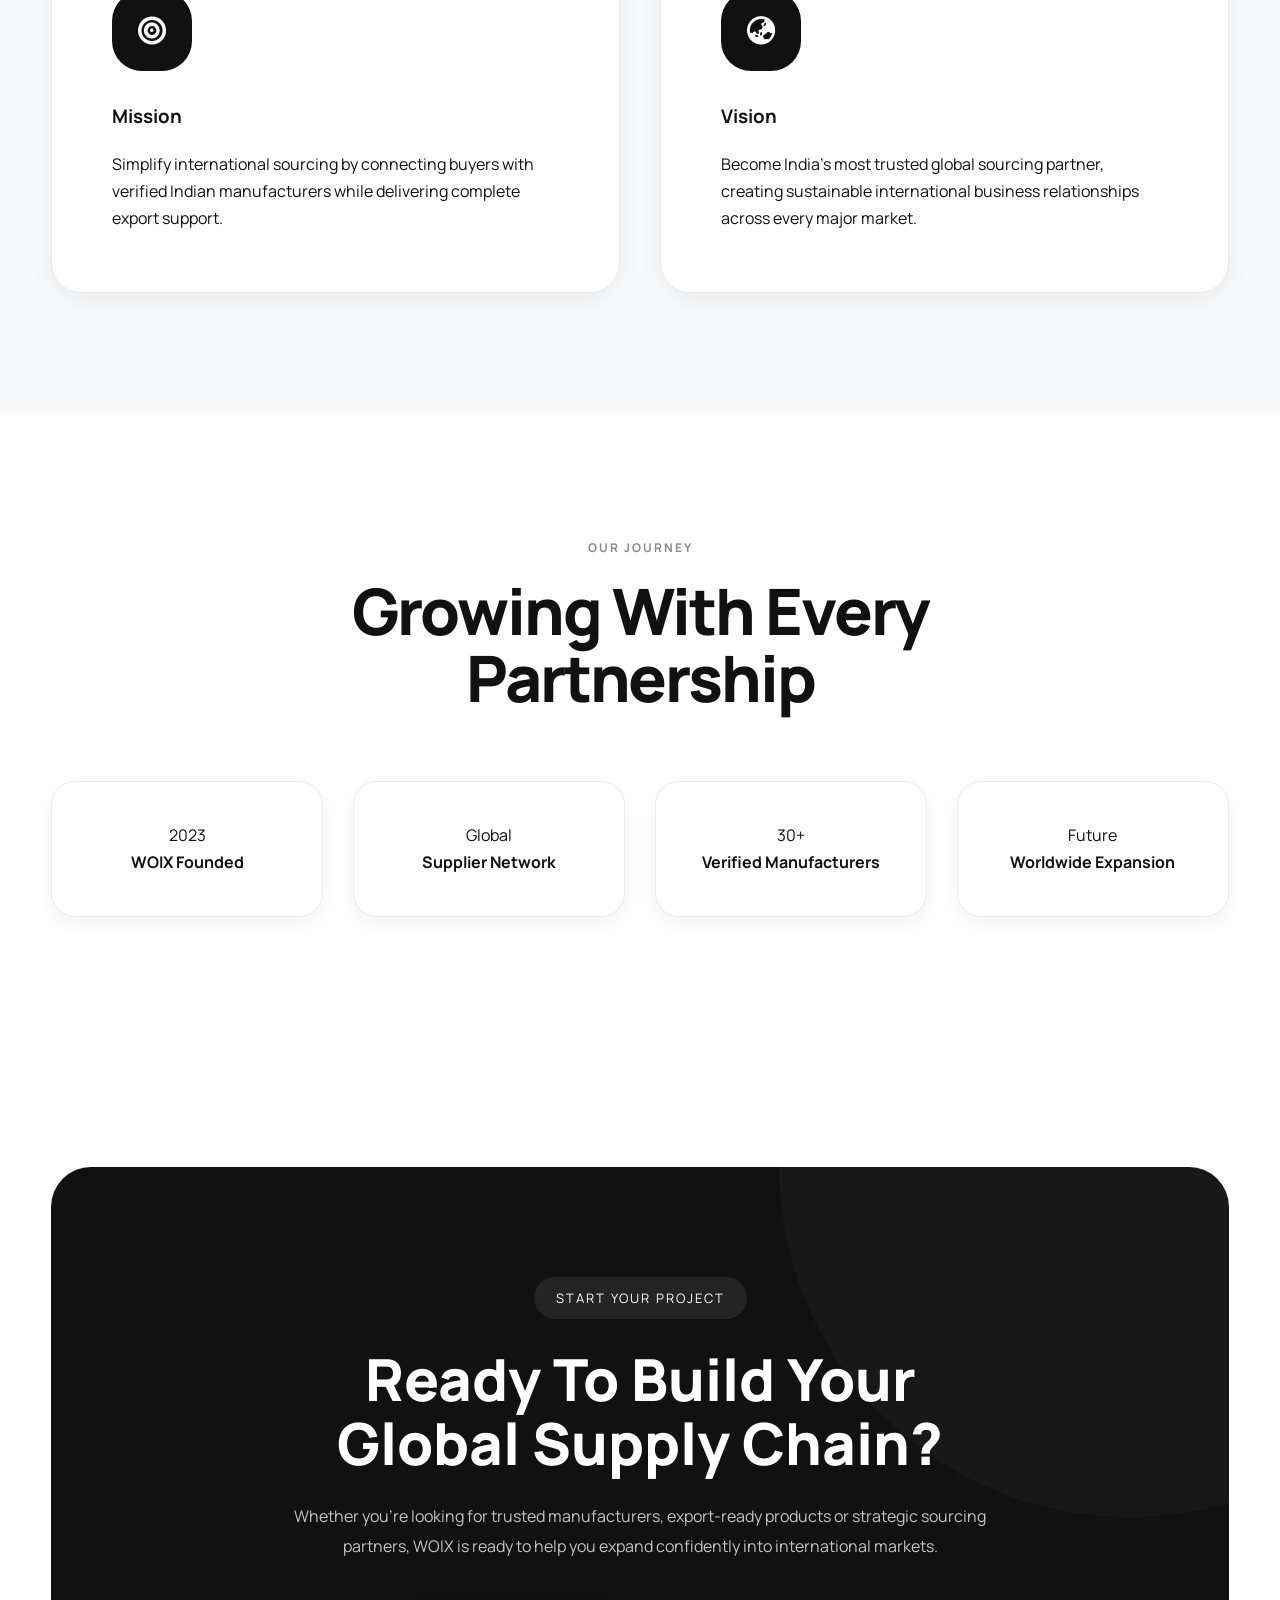
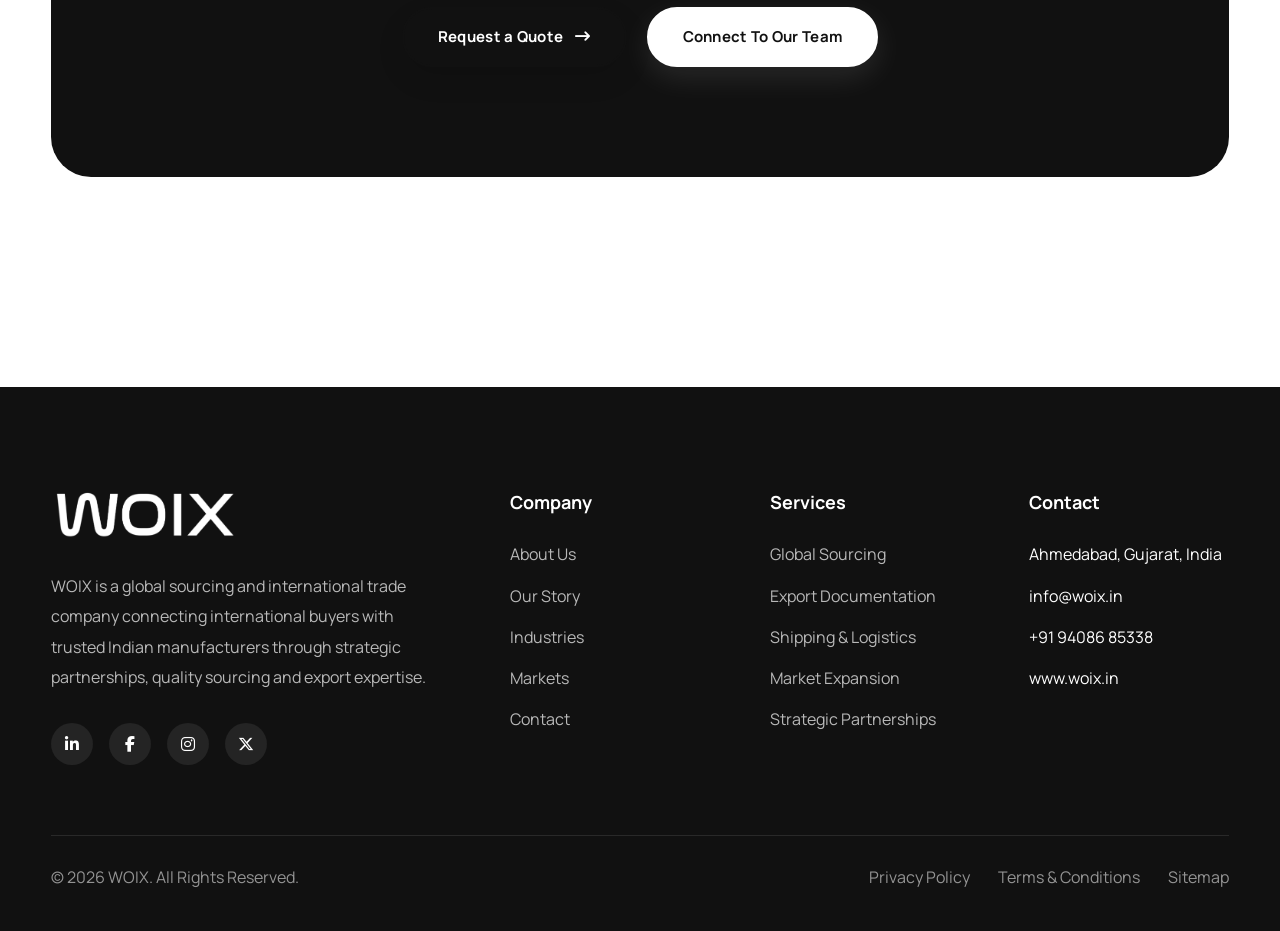
<file: about.html>
<!DOCTYPE html>
<html lang="en">

<head>
<!-- Google tag (gtag.js) -->
<script async src="https://www.googletagmanager.com/gtag/js?id=G-77315Y2ZKN"></script>
<script>
  window.dataLayer = window.dataLayer || [];
  function gtag(){dataLayer.push(arguments);}
  gtag('js', new Date());

  gtag('config', 'G-77315Y2ZKN');
</script>
    
    <!-- =========================================
         BASIC META
    ========================================== -->

    <meta charset="UTF-8">
    <meta http-equiv="X-UA-Compatible" content="IE=edge">
    <meta name="viewport" content="width=device-width, initial-scale=1.0">

    <!-- =========================================
         PRIMARY SEO
    ========================================== -->

    <title>About WOIX | Global Sourcing & International Trade Company</title>

    <meta name="description"
          content="Learn about WOIX, our mission, vision and commitment to connecting global buyers with trusted Indian manufacturers through sourcing, exports and strategic partnerships.">

    <meta name="keywords"
          content="About WOIX, Global Sourcing Company, International Trade, Merchant Exporter, Procurement, India Exporter, WOIX">

    <meta name="author" content="WOIX">

    <meta name="robots" content="index,follow">

    <meta name="theme-color" content="#111111">

    <link rel="canonical" href="https://www.woix.in/about.html">

    <!-- =========================================
         OPEN GRAPH
    ========================================== -->

    <meta property="og:type" content="website">

    <meta property="og:site_name" content="WOIX">

    <meta property="og:title"
          content="About WOIX | Global Sourcing & International Trade">

    <meta property="og:description"
          content="Discover WOIX, our vision, mission and global trade expertise connecting trusted Indian manufacturers with international buyers.">

    <meta property="og:url"
          content="https://www.woix.in/about.html">

    <meta property="og:image"
          content="https://www.woix.in/images/og-image.jpg">

    <meta property="og:locale"
          content="en_US">

    <!-- =========================================
         TWITTER
    ========================================== -->

    <meta name="twitter:card"
          content="summary_large_image">

    <meta name="twitter:title"
          content="About WOIX">

    <meta name="twitter:description"
          content="Learn about WOIX and our international sourcing expertise.">

    <meta name="twitter:image"
          content="https://www.woix.in/images/og-image.jpg">

    <!-- =========================================
         FAVICONS
    ========================================== -->

    <link rel="icon" type="image/png" href="images/favicon.png">

    <link rel="apple-touch-icon" href="images/apple-touch-icon.png">

    <!-- =========================================
         GOOGLE FONTS
    ========================================== -->

    <link rel="preconnect" href="https://fonts.googleapis.com">

    <link rel="preconnect" href="https://fonts.gstatic.com" crossorigin>

    <link href="https://fonts.googleapis.com/css2?family=Manrope:wght@300;400;500;600;700;800&display=swap"
          rel="stylesheet">

    <!-- =========================================
         FONT AWESOME
    ========================================== -->

    <link rel="stylesheet"
          href="https://cdnjs.cloudflare.com/ajax/libs/font-awesome/6.7.2/css/all.min.css">

    <!-- =========================================
         WOIX CSS
    ========================================== -->

    <link rel="stylesheet" href="style-v2.css">

    <link rel="stylesheet" href="responsive-v2.css">

</head>

<body>
    <div class="scroll-progress"></div>

<!-- =====================================
HEADER
====================================== -->

<header class="header">

<div class="container">

<nav class="navbar">

<a href="index.html" class="logo">
    <img src="images/logos/logo-black.png"
     alt="WOIX"
     class="logo-img">
</a>

<ul class="nav-menu">

                <li><a href="index.html">Home</a></li>
                <li><a href="about.html" class="active">Company</a></li>
                <li><a href="index.html#industries">Industries</a></li>
                <li><a href="services.html">Services</a></li>
                <li><a href="markets.html">Markets</a></li>
                <li><a href="contact.html">Contact</a></li>

</ul>

<div class="nav-right">

<a href="request-quote.html" class="btn-dark">

Request Quote

<i class="fa-solid fa-arrow-right-long"></i>

</a>

<div class="menu-toggle">

<i class="fa-solid fa-bars"></i>

</div>

</div>

</nav>

</div>

</header>

<!-- =====================================
ABOUT HERO
===================================== -->

<section class="about-hero">

    <div class="container">

        <div class="hero-grid">

            <div class="hero-left">

                <span class="section-tag">
                    ABOUT WOIX
                </span>

                <h1>
                    Building Trusted<br>
                    Global Trade<br>
                    Relationships
                </h1>

                <p>
                    WOIX connects international buyers with reliable Indian
                    manufacturers through strategic sourcing, export management,
                    compliance support and long-term business partnerships.
                </p>

                <div class="hero-buttons">

                    <a href="request-quote.html" class="btn-dark">
                        Request a Quote
                       <i class="fa-solid fa-arrow-right-long"></i>
                    </a>

                    <a href="services.html" class="btn-light">
                        Our Services
                    </a>

                </div>

            </div>

            <div class="hero-right">

                <img src="images/hero-world.jpg"
                     alt="WOIX Global Trade">

            </div>

        </div>

    </div>

</section>

<!-- =====================================
OUR STORY
===================================== -->

<section class="about-story">

    <div class="container">

        <div class="section-heading">

            <span>OUR STORY</span>

           <h1 class="about-title">
    Connecting Businesses.<br>
    <span class="line-two">
        Creating <span class="gold-text">Opportunities.</span>
    </span>
</h1>
    </div>

        <div class="story-grid">

            <div>

                <p>
                    WOIX was established with a clear objective—to simplify
                    international sourcing by connecting global buyers with
                    trusted Indian manufacturers across multiple industries.
                </p>

                <p>
                    We believe international trade is built on trust,
                    transparency and long-term partnerships. Every supplier
                    in our network is evaluated for quality, production
                    capability and reliability before being introduced to
                    our global clients.
                </p>

            </div>

            <div>

                <p>
                    Our expertise spans decorative laminates,
                    building materials, engineering products,
                    agriculture and customized sourcing solutions,
                    enabling buyers to expand confidently into
                    international markets.
                </p>

                <p>
                    Beyond sourcing, WOIX provides export documentation,
                    logistics coordination, compliance support and market
                    intelligence, making international trade simple,
                    transparent and efficient.
                </p>

            </div>

        </div>

    </div>

</section>

<!-- =====================================
GLOBAL PRESENCE
===================================== -->

<section class="global-presence">

    <div class="container">

        <div class="presence-grid">

            <div class="presence-content">

                <span class="section-tag">
                    GLOBAL REACH
                </span>

                <h2>
                    Connecting Indian
                    Manufacturers With
                    Buyers Worldwide
                </h2>

                <p>
                    WOIX builds long-term trade relationships by helping
                    international buyers source quality products from
                    verified Indian manufacturers across multiple industries.
                </p>

                <div class="presence-stats">

                    <div>
                        <h3>15+</h3>
                        <span>Countries</span>
                    </div>

                    <div>
                        <h3>30+</h3>
                        <span>Manufacturers</span>
                    </div>

                    <div>
                        <h3>100+</h3>
                        <span>Shipments</span>
                    </div>

                    <div>
                        <h3>98%</h3>
                        <span>Client Satisfaction</span>
                    </div>

                </div>

            </div>

            <div class="presence-image">

                <img src="images/markets/world-map.png"
                     alt="Global Presence">

            </div>

        </div>

    </div>

</section>

<!-- =====================================
MISSION & VISION
===================================== -->

<section class="mission">

    <div class="container">

        <div class="section-heading center">

            <span>OUR PURPOSE</span>

            <h2>
                Driven By Trust.<br>
                Powered By Global Trade.
            </h2>

            <p>
                Everything we do is built around transparency,
                long-term partnerships and sustainable business growth.
            </p>

        </div>

        <div class="mission-grid">

            <div class="mission-card">

                <div class="mission-icon">
                    <i class="fa-solid fa-bullseye"></i>
                </div>

                <h3>Mission</h3>

                <p>
                    Simplify international sourcing by connecting buyers
                    with verified Indian manufacturers while delivering
                    complete export support.
                </p>

            </div>

            <div class="mission-card">

                <div class="mission-icon">
                    <i class="fa-solid fa-earth-asia"></i>
                </div>

                <h3>Vision</h3>

                <p>
                    Become India's most trusted global sourcing partner,
                    creating sustainable international business
                    relationships across every major market.
                </p>

            </div>

        </div>

    </div>

</section>

<!-- =====================================
TIMELINE
===================================== -->

<section class="timeline">

    <div class="container">

        <div class="section-heading center">

            <span>OUR JOURNEY</span>

            <h2>
                Growing With Every Partnership
            </h2>

        </div>

        <div class="timeline-grid">

            <div class="timeline-item">
                <span>2023</span>
                <h4>WOIX Founded</h4>
            </div>

            <div class="timeline-item">
                <span>Global</span>
                <h4>Supplier Network</h4>
            </div>

            <div class="timeline-item">
                <span>30+</span>
                <h4>Verified Manufacturers</h4>
            </div>

            <div class="timeline-item">
                <span>Future</span>
                <h4>Worldwide Expansion</h4>
            </div>

        </div>

    </div>

</section>

<!-- =====================================
PREMIUM CTA
===================================== -->

<section class="cta" id="contact">

    <div class="container">

        <div class="cta-box">

            <span class="cta-tag">
                START YOUR PROJECT
            </span>

            <h2>
                Ready To Build Your<br>
                Global Supply Chain?
            </h2>

            <p>
                Whether you're looking for trusted manufacturers,
                export-ready products or strategic sourcing partners,
                WOIX is ready to help you expand confidently into
                international markets.
            </p>

            <div class="cta-buttons">

                <a href="request-quote.html" class="btn-dark">

                    Request a Quote

                    <i class="fa-solid fa-arrow-right-long"></i>

                </a>

                <a href="contact.html" class="btn-light">

                    Connect To Our Team

                </a>

            </div>

        </div>

    </div>

</section>



<!-- =====================================
FOOTER
===================================== -->

<footer class="footer">

    <div class="container">

        <div class="footer-grid">

            <!-- Column 1 -->

            <div class="footer-about">

    <img
        src="images/logos/logo-white.png"
        alt="WOIX"
        class="footer-logo">

    <p>
        WOIX is a global sourcing and international trade company
        connecting international buyers with trusted Indian
        manufacturers through strategic partnerships,
        quality sourcing and export expertise.
    </p>

    <div class="footer-social">

        <a href="#"><i class="fab fa-linkedin-in"></i></a>

        <a href="#"><i class="fab fa-facebook-f"></i></a>

        <a href="#"><i class="fab fa-instagram"></i></a>

        <a href="#"><i class="fab fa-x-twitter"></i></a>

    </div>

</div>

            <!-- Column 2 -->

            <div>

                <h4>Company</h4>

                <ul>

    <li>
        <a href="about.html">About Us</a>
    </li>

    <li>
        <a href="about.html">Our Story</a>
    </li>

    <li>
        <a href="services.html">Industries</a>
    </li>

    <li>
        <a href="markets.html">Markets</a>
    </li>

    <li>
        <a href="contact.html">Contact</a>
    </li>

</ul>

            </div>

            <!-- Column 3 -->

            <div>

                <h4>Services</h4>

                <ul>

                    <li><a href="#">Global Sourcing</a></li>

                    <li><a href="#">Export Documentation</a></li>

                    <li><a href="#">Shipping & Logistics</a></li>

                    <li><a href="#">Market Expansion</a></li>

                    <li><a href="#">Strategic Partnerships</a></li>

                </ul>

            </div>

            <!-- Column 4 -->

            <div>

                <h4>Contact</h4>

                <ul>

                    <li>
                        Ahmedabad, Gujarat, India
                    </li>

                    <li>
                        info@woix.in
                    </li>

                    <li>
                        +91 94086 85338
                    </li>

                    <li>
                        www.woix.in
                    </li>

                </ul>

            </div>

        </div>

        <div class="footer-bottom">

            <p>

                © 2026 WOIX. All Rights Reserved.

            </p>

            <div>

<a href="privacy.html">
    Privacy Policy
</a>

<a href="terms.html">
    Terms & Conditions
</a>

<a href="sitemap.xml">
    Sitemap
</a>

            </div>

        </div>

    </div>

</footer>

<!-- ================================
SCRIPTS
================================ -->

<script src="main.js"></script>

</body>

</html>
</file>
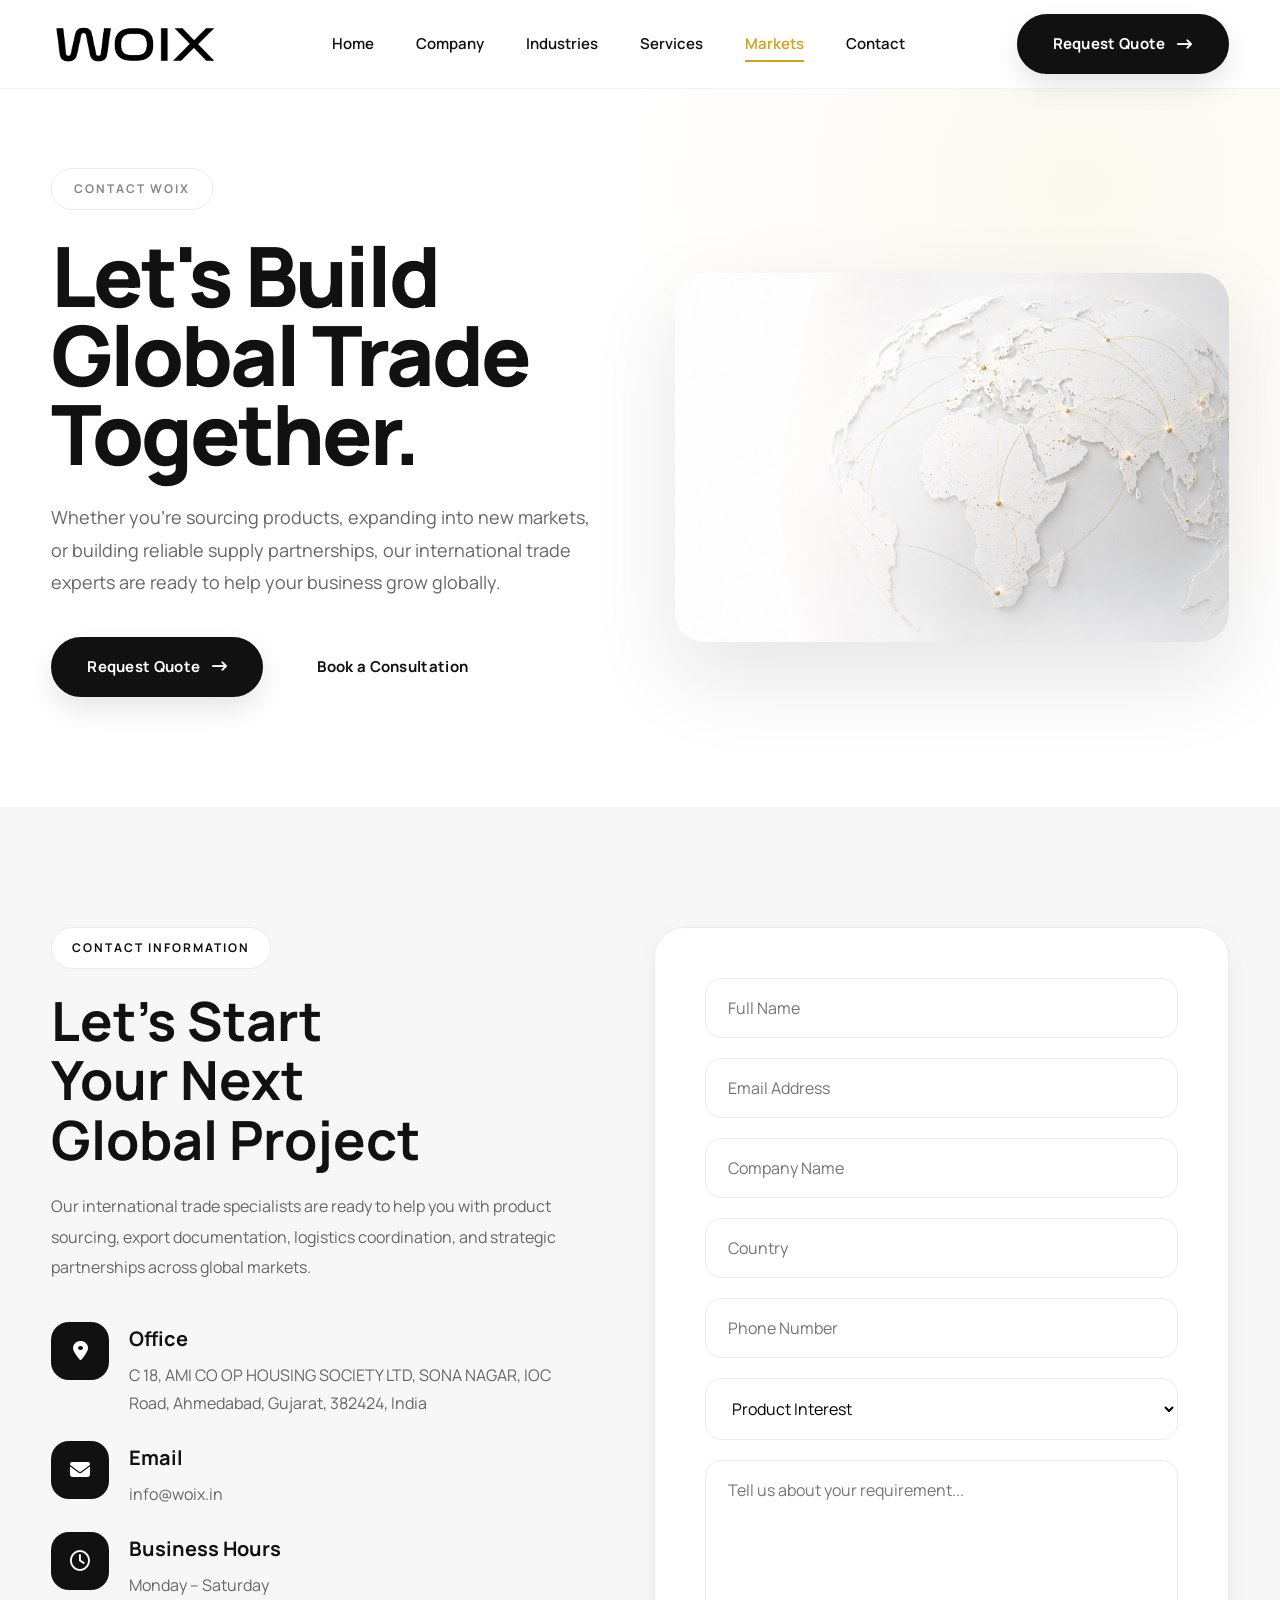
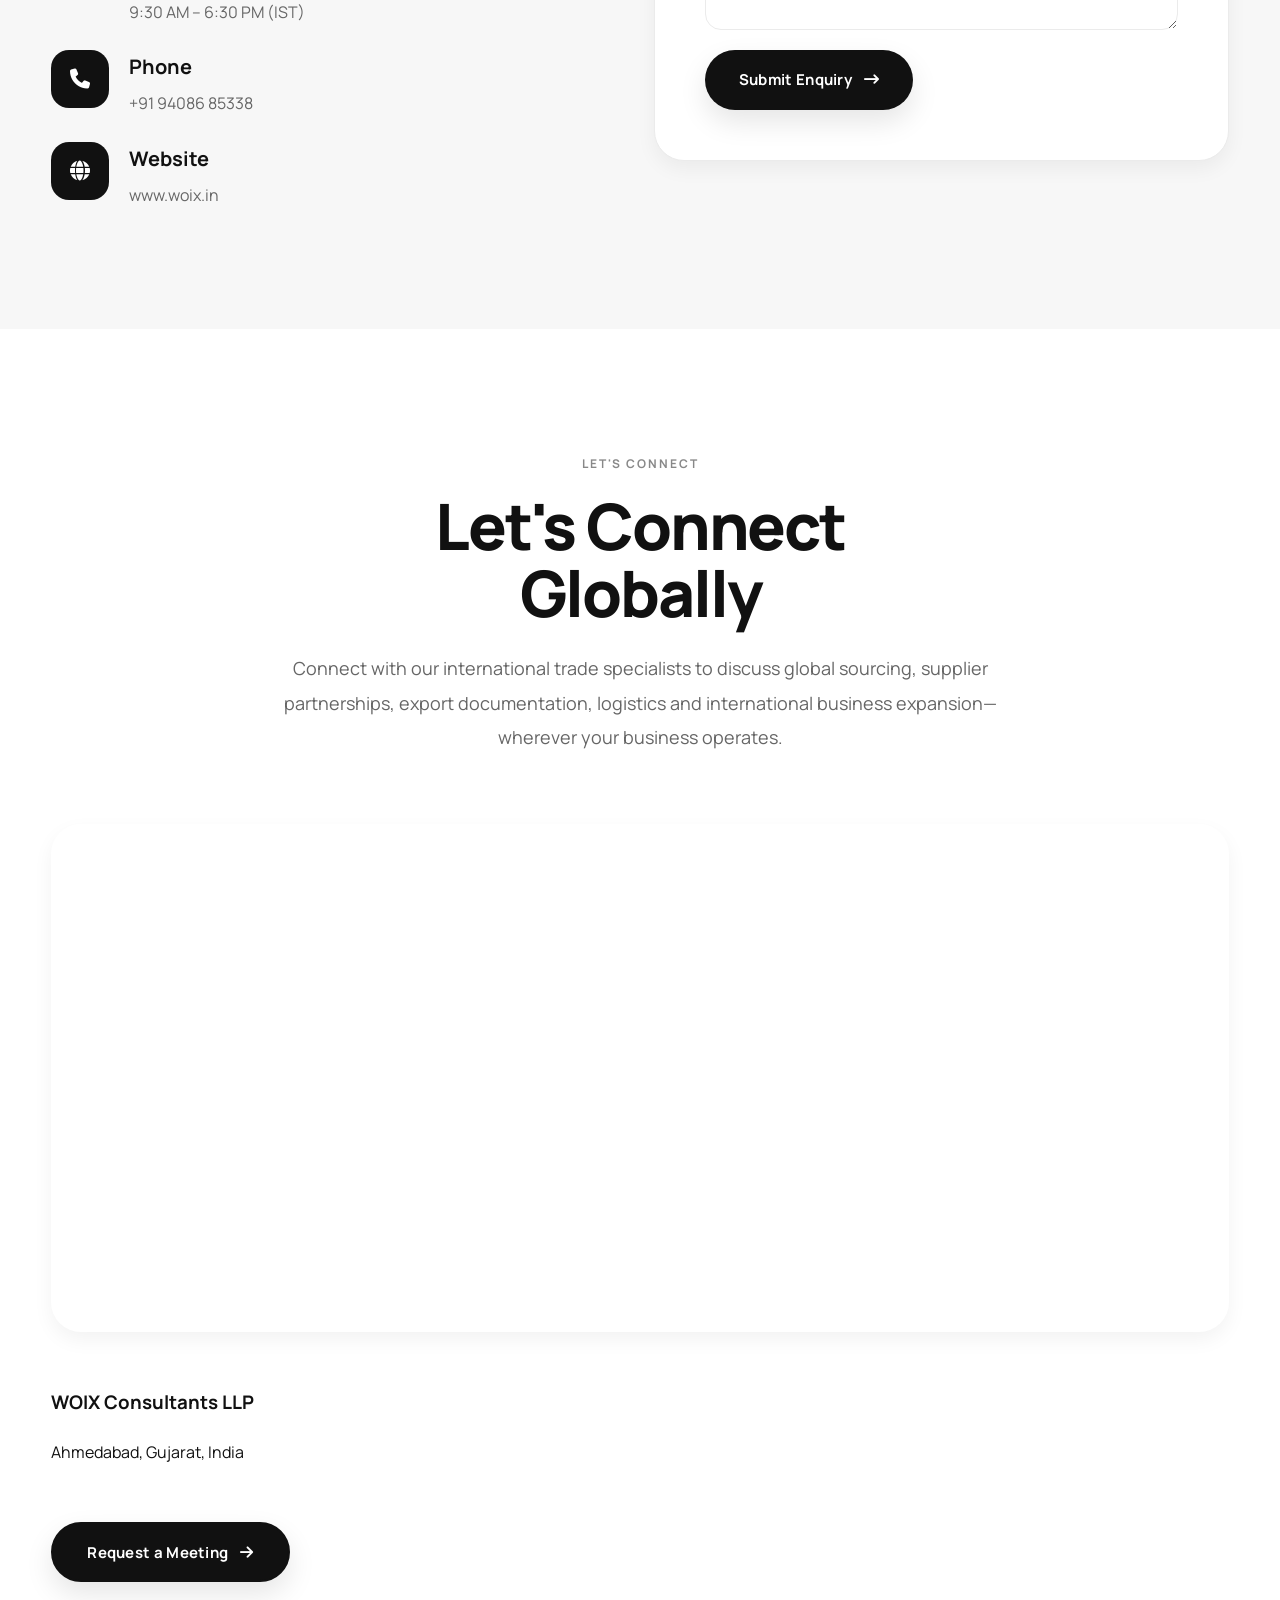
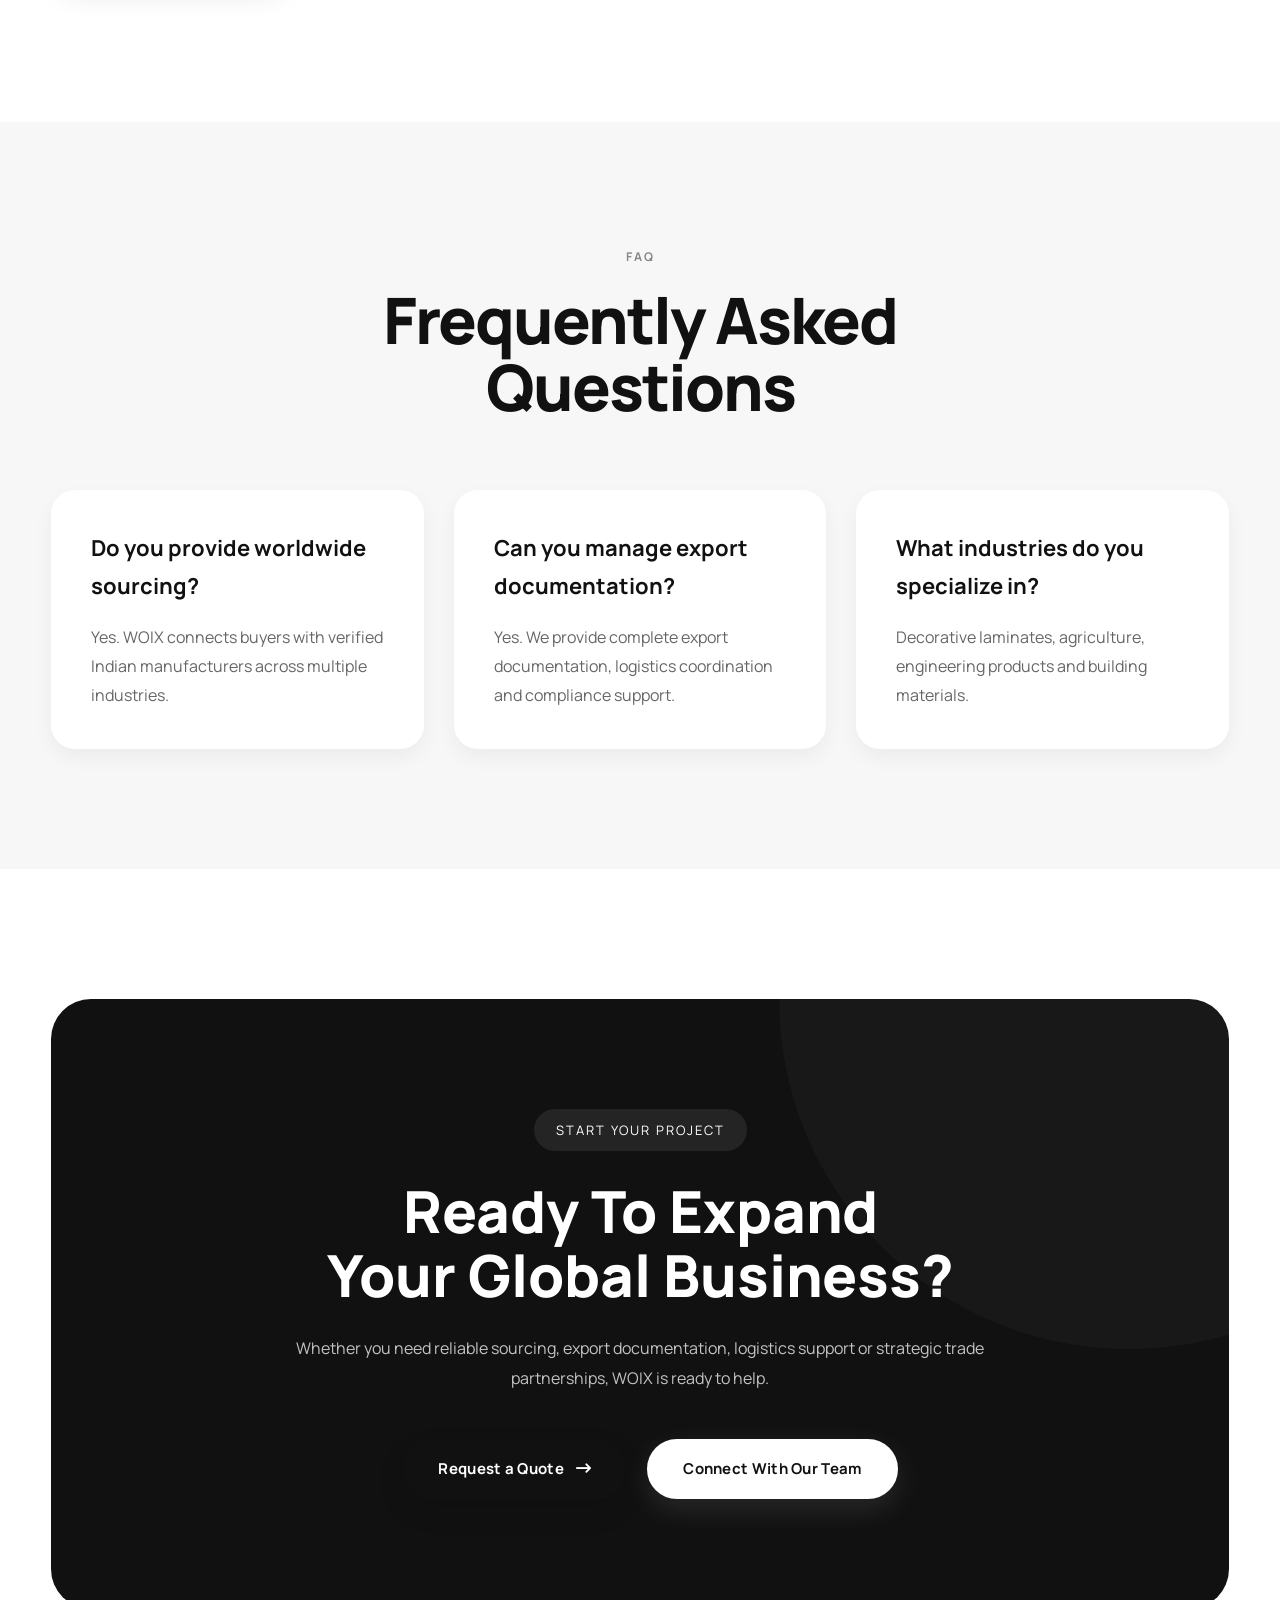
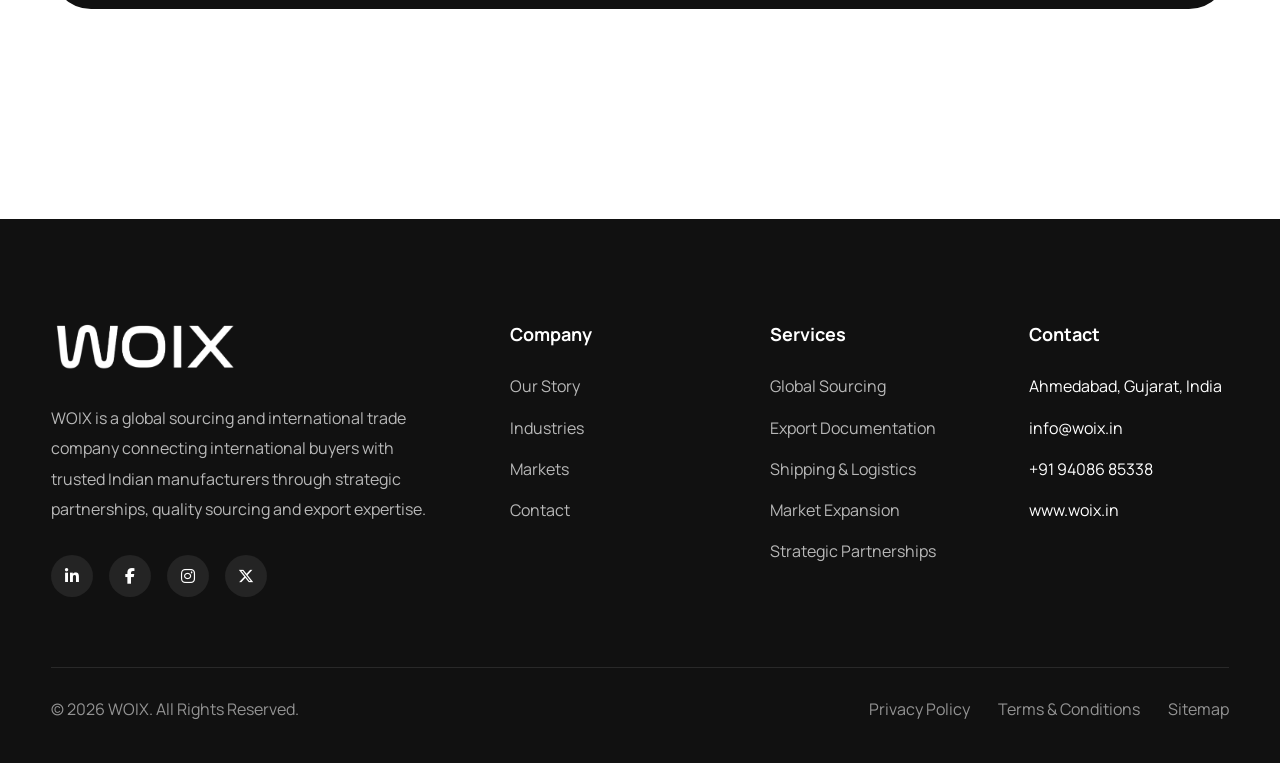
<file: contact.html>
<!DOCTYPE html>
<html lang="en">

<head>
<!-- Google tag (gtag.js) -->
<script async src="https://www.googletagmanager.com/gtag/js?id=G-77315Y2ZKN"></script>
<script>
  window.dataLayer = window.dataLayer || [];
  function gtag(){dataLayer.push(arguments);}
  gtag('js', new Date());

  gtag('config', 'G-77315Y2ZKN');
</script>
    
    <!-- =========================================
    BASIC META
    ========================================== -->

    <meta charset="UTF-8">
    <meta http-equiv="X-UA-Compatible" content="IE=edge">
    <meta name="viewport" content="width=device-width, initial-scale=1.0">

    <!-- =========================================
    SEO
    ========================================== -->

    <title>
        Contact WOIX | Global Sourcing, International Trade & Export Solutions
    </title>

    <meta name="description"
        content="Contact WOIX for global sourcing, international trade, export documentation, procurement, logistics and strategic partnerships. Connect with our experts for reliable sourcing from India.">

    <meta name="keywords"
        content="Contact WOIX, Global Sourcing, International Trade, Export Documentation, Merchant Exporter India, Procurement, Supply Chain, Import Export, Export Consultant">

    <meta name="author" content="WOIX">

    <meta name="robots" content="index, follow">

    <meta name="theme-color" content="#111111">

    <link rel="canonical"
        href="https://www.woix.in/contact.html">

    <!-- =========================================
    OPEN GRAPH
    ========================================== -->

    <meta property="og:type"
        content="website">

    <meta property="og:title"
        content="Contact WOIX | Global Sourcing & International Trade">

    <meta property="og:description"
        content="Get in touch with WOIX for sourcing, exports, procurement, logistics and strategic partnerships worldwide.">

    <meta property="og:url"
        content="https://www.woix.in/contact.html">

    <meta property="og:image"
        content="https://www.woix.in/images/og-image.jpg">

    <!-- =========================================
    TWITTER
    ========================================== -->

    <meta name="twitter:card"
        content="summary_large_image">

    <meta name="twitter:title"
        content="Contact WOIX | Global Trade Experts">

    <meta name="twitter:description"
        content="Speak with WOIX for global sourcing, exports and international business development.">

    <meta name="twitter:image"
        content="https://www.woix.in/images/og-image.jpg">

    <!-- =========================================
    FAVICONS
    ========================================== -->

    <link rel="icon"
        type="image/png"
        href="images/favicon.png">

    <link rel="apple-touch-icon"
        href="images/apple-touch-icon.png">

    <!-- =========================================
    GOOGLE FONTS
    ========================================== -->

    <link rel="preconnect"
        href="https://fonts.googleapis.com">

    <link rel="preconnect"
        href="https://fonts.gstatic.com"
        crossorigin>

    <link href="https://fonts.googleapis.com/css2?family=Manrope:wght@300;400;500;600;700;800&display=swap"
        rel="stylesheet">

    <!-- =========================================
    FONT AWESOME
    ========================================== -->

    <link rel="stylesheet"
        href="https://cdnjs.cloudflare.com/ajax/libs/font-awesome/6.7.2/css/all.min.css">

    <!-- =========================================
    WOIX CSS
    ========================================== -->

    <link rel="stylesheet"
        href="style-v2.css">

    <link rel="stylesheet"
        href="responsive-v2.css">

</head>

<body>
    <div class="scroll-progress"></div>
<!-- =====================================
HEADER
====================================== -->

<header class="header">

    <div class="container">

        <nav class="navbar">

            <a href="index.html" class="logo">

                <img src="images/logos/logo-black.png"
                     alt="WOIX"
                     class="logo-img">

            </a>

            <ul class="nav-menu">

                <li><a href="index.html">Home</a></li>
                <li><a href="about.html">Company</a></li>
                <li><a href="#industries">Industries</a></li>
                <li><a href="services.html">Services</a></li>
                <li><a href="markets.html" class="active">Markets</a></li>
                <li><a href="contact.html">Contact</a></li>

</ul>

            <div class="nav-right">

  <a href="request-quote.html" class="btn-dark">

    Request Quote

    <i class="fa-solid fa-arrow-right-long"></i>

</a>

                <div class="menu-toggle">

                    <i class="fa-solid fa-bars"></i>

                </div>

            </div>

        </nav>

    </div>

</header>
<!-- =====================================
CONTACT HERO
===================================== -->

<section class="hero contact-hero">

    <div class="container">

        <div class="hero-grid">

            <div class="hero-left">

                <span class="hero-badge">
                    CONTACT WOIX
                </span>

                <h1>
                    Let's Build<br>
                    Global Trade<br>
                    Together.
                    </h1>

                <p>
                    Whether you're sourcing products, expanding into new markets, 
                    or building reliable supply partnerships, our international trade experts
                    are ready to help your business grow globally.
                </p>

                <div class="hero-buttons">

                    <a href="request-quote.html" class="btn-dark">

                    Request Quote

                    <i class="fa-solid fa-arrow-right-long"></i>

                    </a>

                    <a href="#contact-form" class="btn-light">

                    Book a Consultation

                    </a>

                </div>

            </div>

            <div class="hero-right">

                <img src="images/hero-world.jpg"
                     alt="Contact WOIX">

            </div>

        </div>

    </div>

</section>

<!-- =====================================
CONTACT DETAILS
===================================== -->

<section class="contact-section" id="contact-form">

    <div class="container">

        <div class="contact-grid">

            <!-- Left -->

            <div class="contact-info">

                <span class="section-tag">
                    CONTACT INFORMATION
                </span>

                <h2>
                    Let's Start<br>
                    Your Next<br>
                    Global Project
                </h2>

                <p>

                Our international trade specialists are ready to help you with
                product sourcing, export documentation, logistics coordination,
                and strategic partnerships across global markets.

                </p>

                <div class="info-list">

                    <div class="info-item">

                        <i class="fa-solid fa-location-dot"></i>

                        <div>

                            <h4>Office</h4>

                            <p>C 18, AMI CO OP HOUSING SOCIETY LTD,
                                SONA NAGAR, IOC Road, Ahmedabad,
                                Gujarat, 382424, India</p>

                        </div>

                    </div>

                    <div class="info-item">

                        <i class="fa-solid fa-envelope"></i>

                        <div>

                            <h4>Email</h4>

                            <p>
                                <a href="mailto:info@woix.in">
                                    info@woix.in
                            </a>
                            </p>

                        </div>

                    </div>
                    <div class="info-item">

    <i class="fa-regular fa-clock"></i>

    <div>

        <h4>Business Hours</h4>

        <p>
            Monday – Saturday<br>
            9:30 AM – 6:30 PM (IST)
        </p>

    </div>

</div>

                    <div class="info-item">

                        <i class="fa-solid fa-phone"></i>

                        <div>

                            <h4>Phone</h4>

                            <p>
                                <a href="tel:+919408685338">
                                    +91 94086 85338
                            </a>
                            </p>

                        </div>

                    </div>

                    <div class="info-item">

                        <i class="fa-solid fa-globe"></i>

                        <div>

                            <h4>Website</h4>

                            <p>www.woix.in</p>

                        </div>

                    </div>

                </div>

            </div>

            <!-- Right -->

            <div class="contact-form-box">

                <form action="https://api.web3forms.com/submit" method="POST">

    <!-- Web3Forms -->

    <input type="hidden"
        name="access_key"
        value="e64e7dae-eb12-4d12-8817-a56942c8a031">

    <input type="hidden"
        name="subject"
        value="New Contact Enquiry - WOIX Website">

    <input type="hidden"
        name="from_name"
        value="WOIX Website">

    <input type="hidden"
        name="redirect"
        value="https://www.woix.in/thank-you.html">

    <input type="checkbox"
        name="botcheck"
        style="display:none;">

    <!-- Contact Form -->

    <input
        type="text"
        name="full_name"
        placeholder="Full Name"
        required>

    <input
        type="email"
        name="email"
        placeholder="Email Address"
        required>

    <input
        type="text"
        name="company"
        placeholder="Company Name">

    <input
        type="text"
        name="country"
        placeholder="Country">

    <input
        type="tel"
        name="phone"
        placeholder="Phone Number">

    <select name="product_interest">

        <option selected disabled>
            Product Interest
        </option>

        <option>Decorative Laminates</option>

        <option>Agriculture</option>

        <option>Engineering Products</option>

        <option>Building Materials</option>

    </select>

    <textarea
        name="message"
        rows="6"
        placeholder="Tell us about your requirement..."
        required></textarea>

    <button
        type="submit"
        class="btn-dark">

        Submit Enquiry

        <i class="fa-solid fa-arrow-right-long"></i>

    </button>

</form>
            </div>

        </div>

    </div>

</section>

<!-- =====================================
OFFICE LOCATION
===================================== -->

<section class="map-section">

    <div class="container">

        <div class="section-heading center">

            <span>LET'S CONNECT</span>

            <h2>
                Let's Connect
                <br>
                Globally
            </h2>

            <p>
                Connect with our international trade specialists to discuss global sourcing,
                supplier partnerships, export documentation, logistics and international
                business expansion—wherever your business operates.
            </p>

        </div>

        <div class="map-box">

            <iframe
                src="https://maps.google.com/maps?q=WOIX%20CONSULTANTS%20LLP,%20C-18,%20IOC%20Road,%20D-Cabin,%20Chandkheda,%20Ahmedabad,%20Gujarat%20382424&t=&z=16&ie=UTF8&iwloc=B&output=embed"
                width="100%"
                height="500"
                style="border:0;"
                allowfullscreen=""
                loading="lazy"
                referrerpolicy="no-referrer-when-downgrade">
            </iframe>

        </div>

        <div class="office-details">

            <h3>WOIX Consultants LLP</h3>

            <p>
                Ahmedabad, Gujarat, India
                </p>

    <a href="#contact-form" class="btn btn-dark">

        Request a Meeting

        <i class="fa-solid fa-arrow-right"></i>

    </a>

</div>

            <a href="https://www.google.com/maps/place/WOIX+CONSULTANTS+LLP/@23.1098478,72.5728996,17z/data=!3m1!4b1!4m6!3m5!1s0x395e83ddcb16abf9:0x63139370a33acd4f!8m2!3d23.1098429!4d72.5754745!16s%2Fg%2F11sjhpgn_b"
               target="_blank"
               
            </a>

        </div>

    </div>

</section>
<!-- =====================================
FAQ SECTION
===================================== -->

</section>

<section class="faq-section">

<div class="container">

<div class="section-heading center">

<span>FAQ</span>

<h2>Frequently Asked Questions</h2>

</div>

<div class="faq-grid">

<div class="faq-item">

<h3>Do you provide worldwide sourcing?</h3>

<p>
Yes. WOIX connects buyers with verified Indian manufacturers across multiple industries.
</p>

</div>

<div class="faq-item">

<h3>Can you manage export documentation?</h3>

<p>
Yes. We provide complete export documentation, logistics coordination and compliance support.
</p>

</div>

<div class="faq-item">

<h3>What industries do you specialize in?</h3>

<p>
Decorative laminates, agriculture, engineering products and building materials.
</p>

</div>

</div>

</div>

</section>

<!-- =====================================
PREMIUM CTA
===================================== -->

<section class="cta">

    <div class="container">

        <div class="cta-box">

            <span class="cta-tag">

                START YOUR PROJECT

            </span>

            <h2>

                Ready To Expand<br>
                Your Global Business?

            </h2>

            <p>

                Whether you need reliable sourcing,
                export documentation, logistics support
                or strategic trade partnerships,
                WOIX is ready to help.

            </p>

            <div class="cta-buttons">

                <a href="request-quote.html" class="btn-dark">
                
                    Request a Quote

                    <i class="fa-solid fa-arrow-right-long"></i>

                </a>

                <a href="#contact-form" class="btn-light">
    Connect With Our Team
</a>

            </div>

        </div>

    </div>

</section>
<!-- =====================================
FOOTER
===================================== -->

<footer class="footer">

    <div class="container">

        <div class="footer-grid">

            <!-- Column 1 -->

            <div class="footer-about">

    <img
        src="images/logos/logo-white.png"
        alt="WOIX"
        class="footer-logo">

    <p>
        WOIX is a global sourcing and international trade company
        connecting international buyers with trusted Indian
        manufacturers through strategic partnerships,
        quality sourcing and export expertise.
    </p>

    <div class="footer-social">

        <a href="#"><i class="fab fa-linkedin-in"></i></a>

        <a href="#"><i class="fab fa-facebook-f"></i></a>

        <a href="#"><i class="fab fa-instagram"></i></a>

        <a href="#"><i class="fab fa-x-twitter"></i></a>

    </div>

</div>

            <!-- Column 2 -->

            <div>

                <h4>Company</h4>

                <ul>
            <li><a href="about.html">Our Story</a></li>
            <li><a href="index.html#industries">Industries</a></li>
            <li><a href="markets.html">Markets</a></li>

                    <li><a href="contact.html">Contact</a></li>

                </ul>

            </div>

            <!-- Column 3 -->

            <div>

                <h4>Services</h4>

                <ul>

                   <li><a href="services.html">Global Sourcing</a></li>

                    <li><a href="services.html">Export Documentation</a></li>

                    <li><a href="services.html">Shipping & Logistics</a></li>

                    <li><a href="services.html">Market Expansion</a></li>

                    <li><a href="services.html">Strategic Partnerships</a></li>

                </ul>

            </div>

            <!-- Column 4 -->

            <div>

                <h4>Contact</h4>

                <ul>

                    <li>
                        Ahmedabad, Gujarat, India
                    </li>

                    <li>
                        info@woix.in
                    </li>

                    <li>
                        +91 94086 85338
                    </li>

                    <li>
                        www.woix.in
                    </li>

                </ul>

            </div>

        </div>

        <div class="footer-bottom">

            <p>

                © 2026 WOIX. All Rights Reserved.

            </p>

            <div>

                <a href="privacy.html">Privacy Policy</a>

                <a href="terms.html">Terms & Conditions</a>

                <a href="sitemap.xml">Sitemap</a>

            </div>

        </div>

    </div>

</footer>

<!-- ================================
SCRIPTS
================================ -->

<script src="main.js"></script>

</body>

</html>
</file>
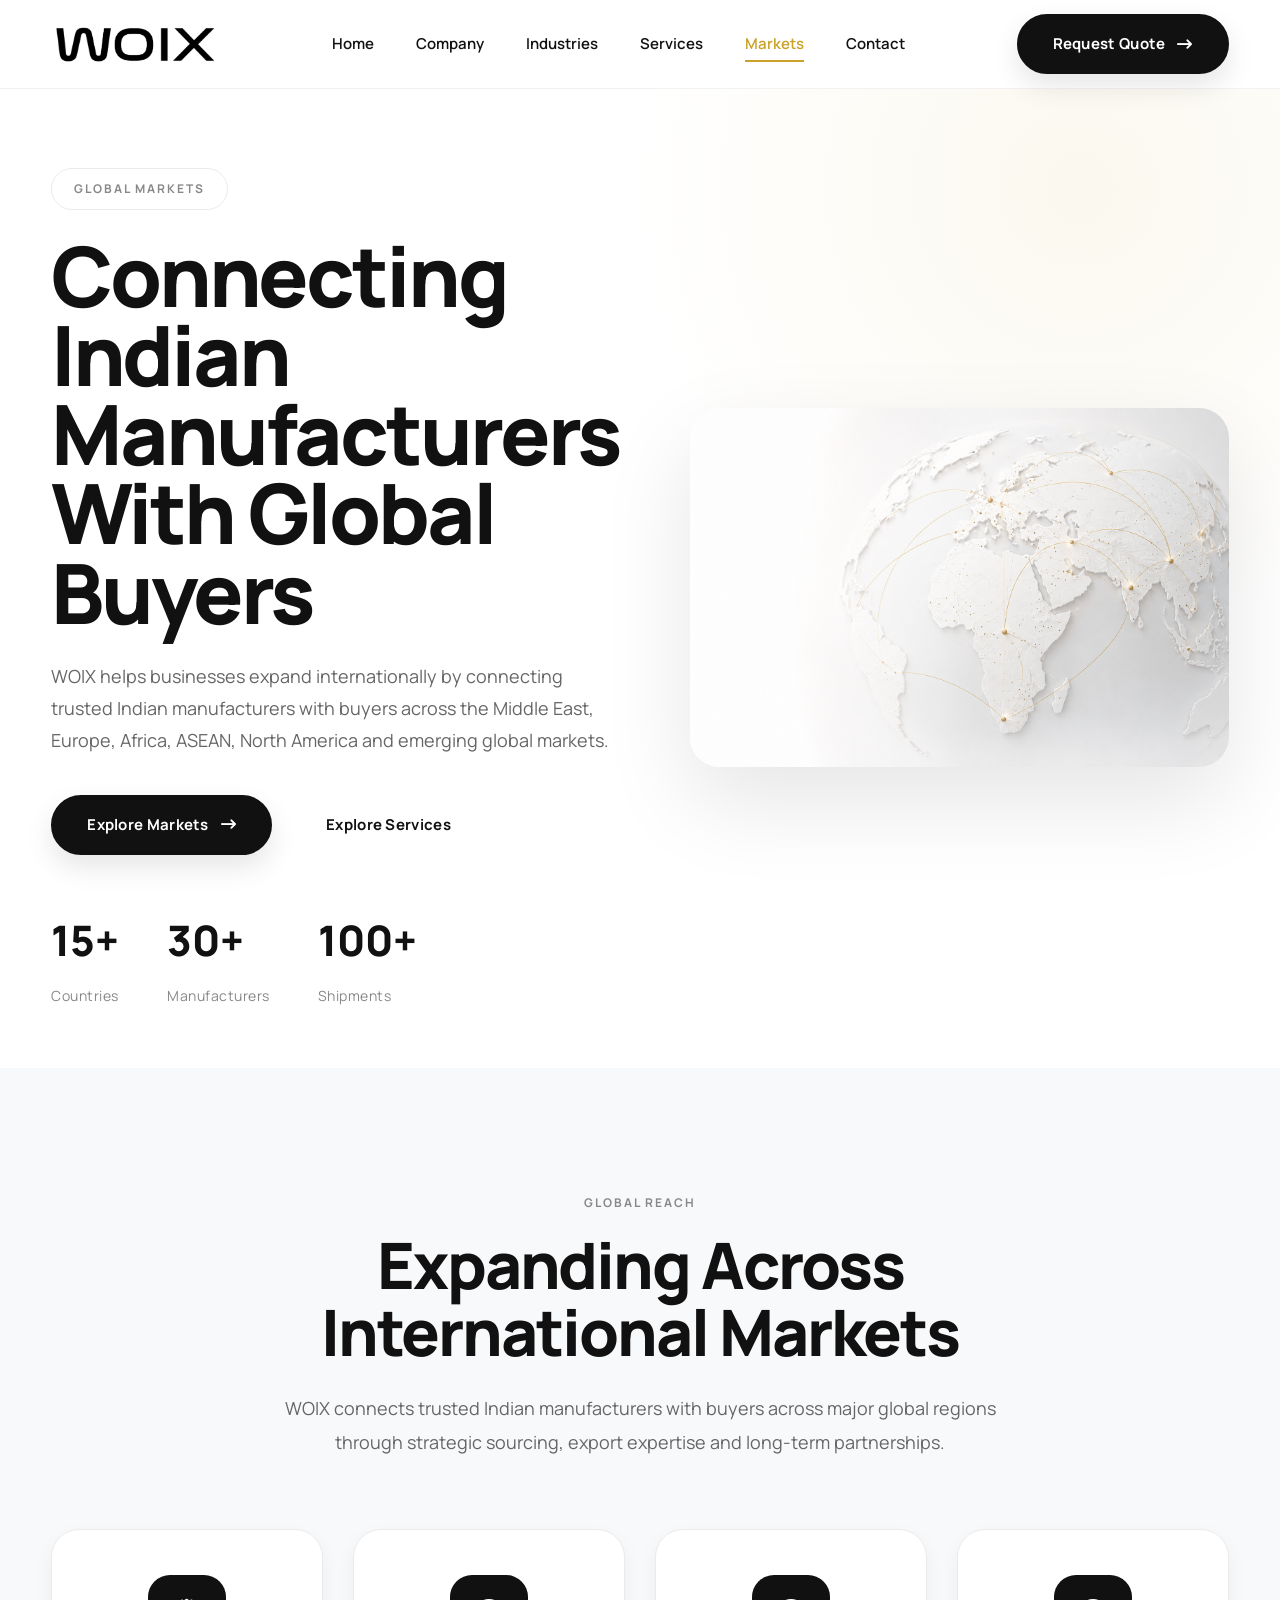
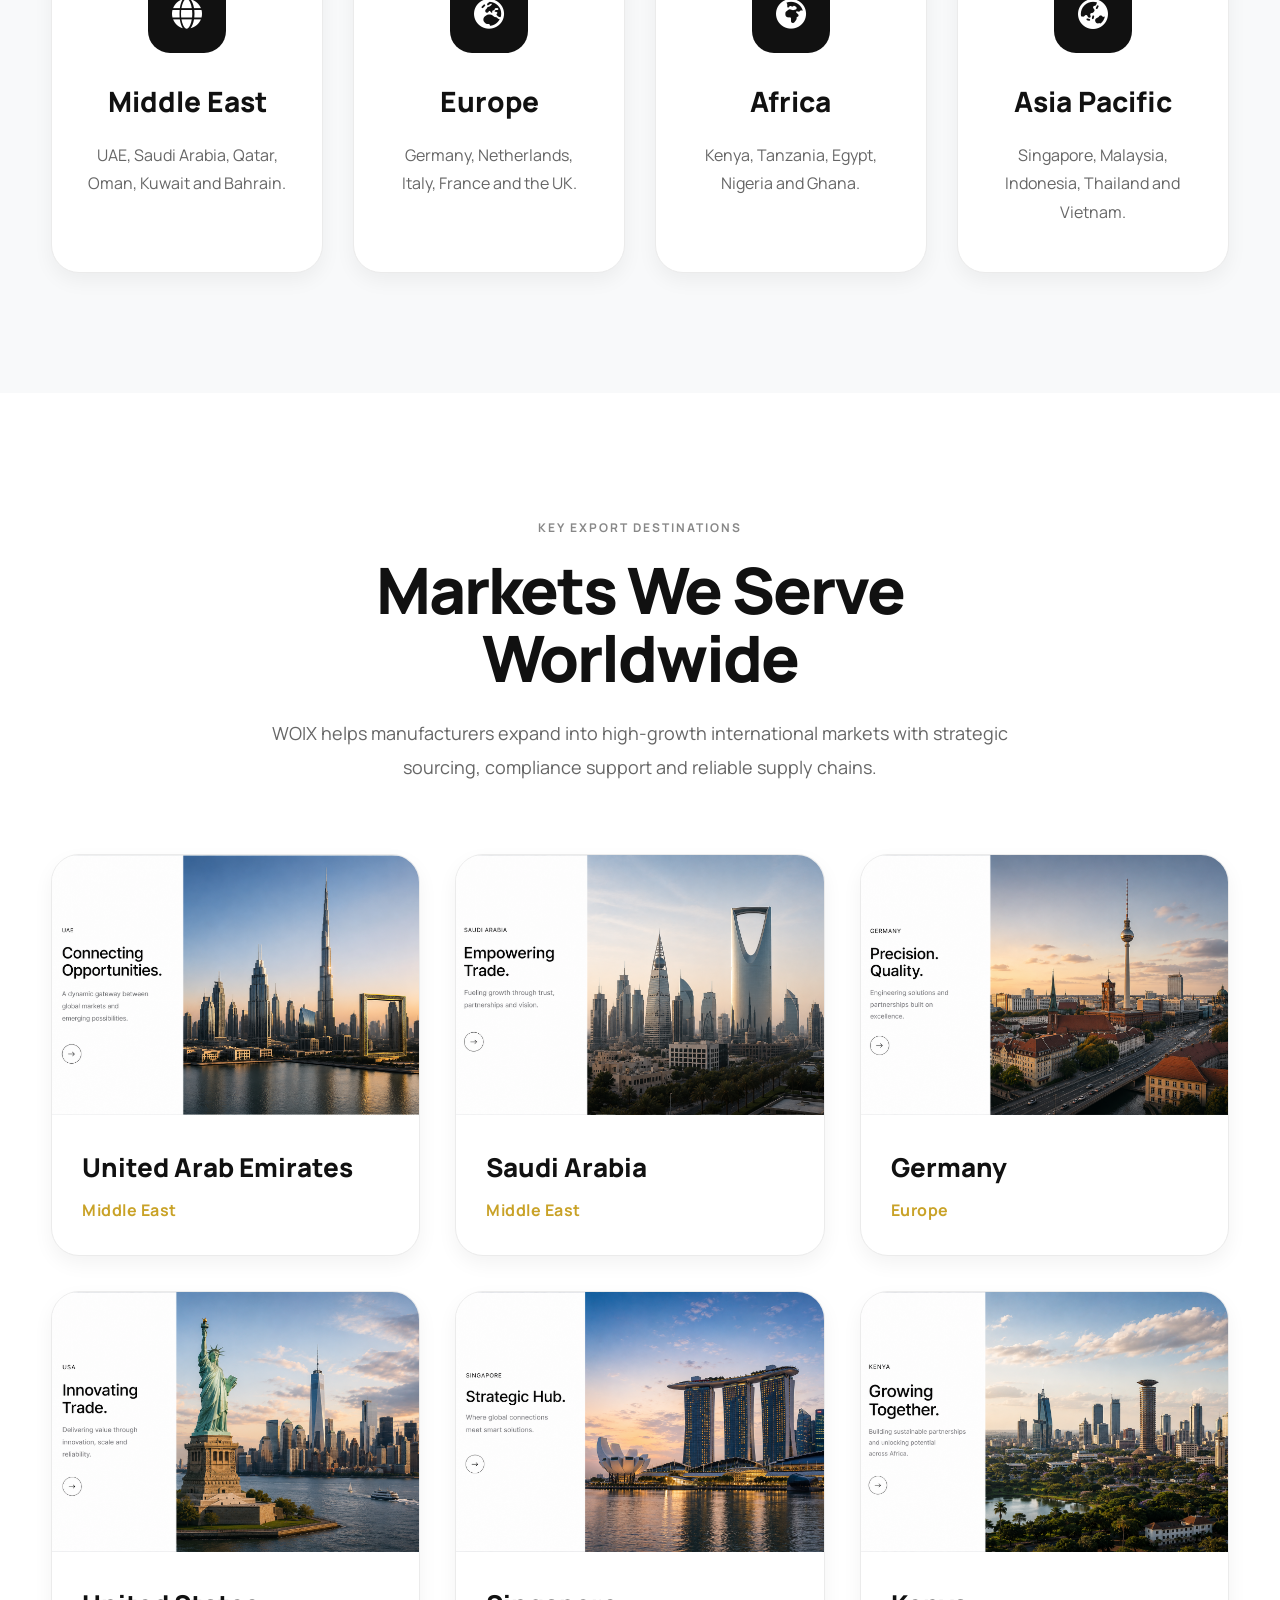
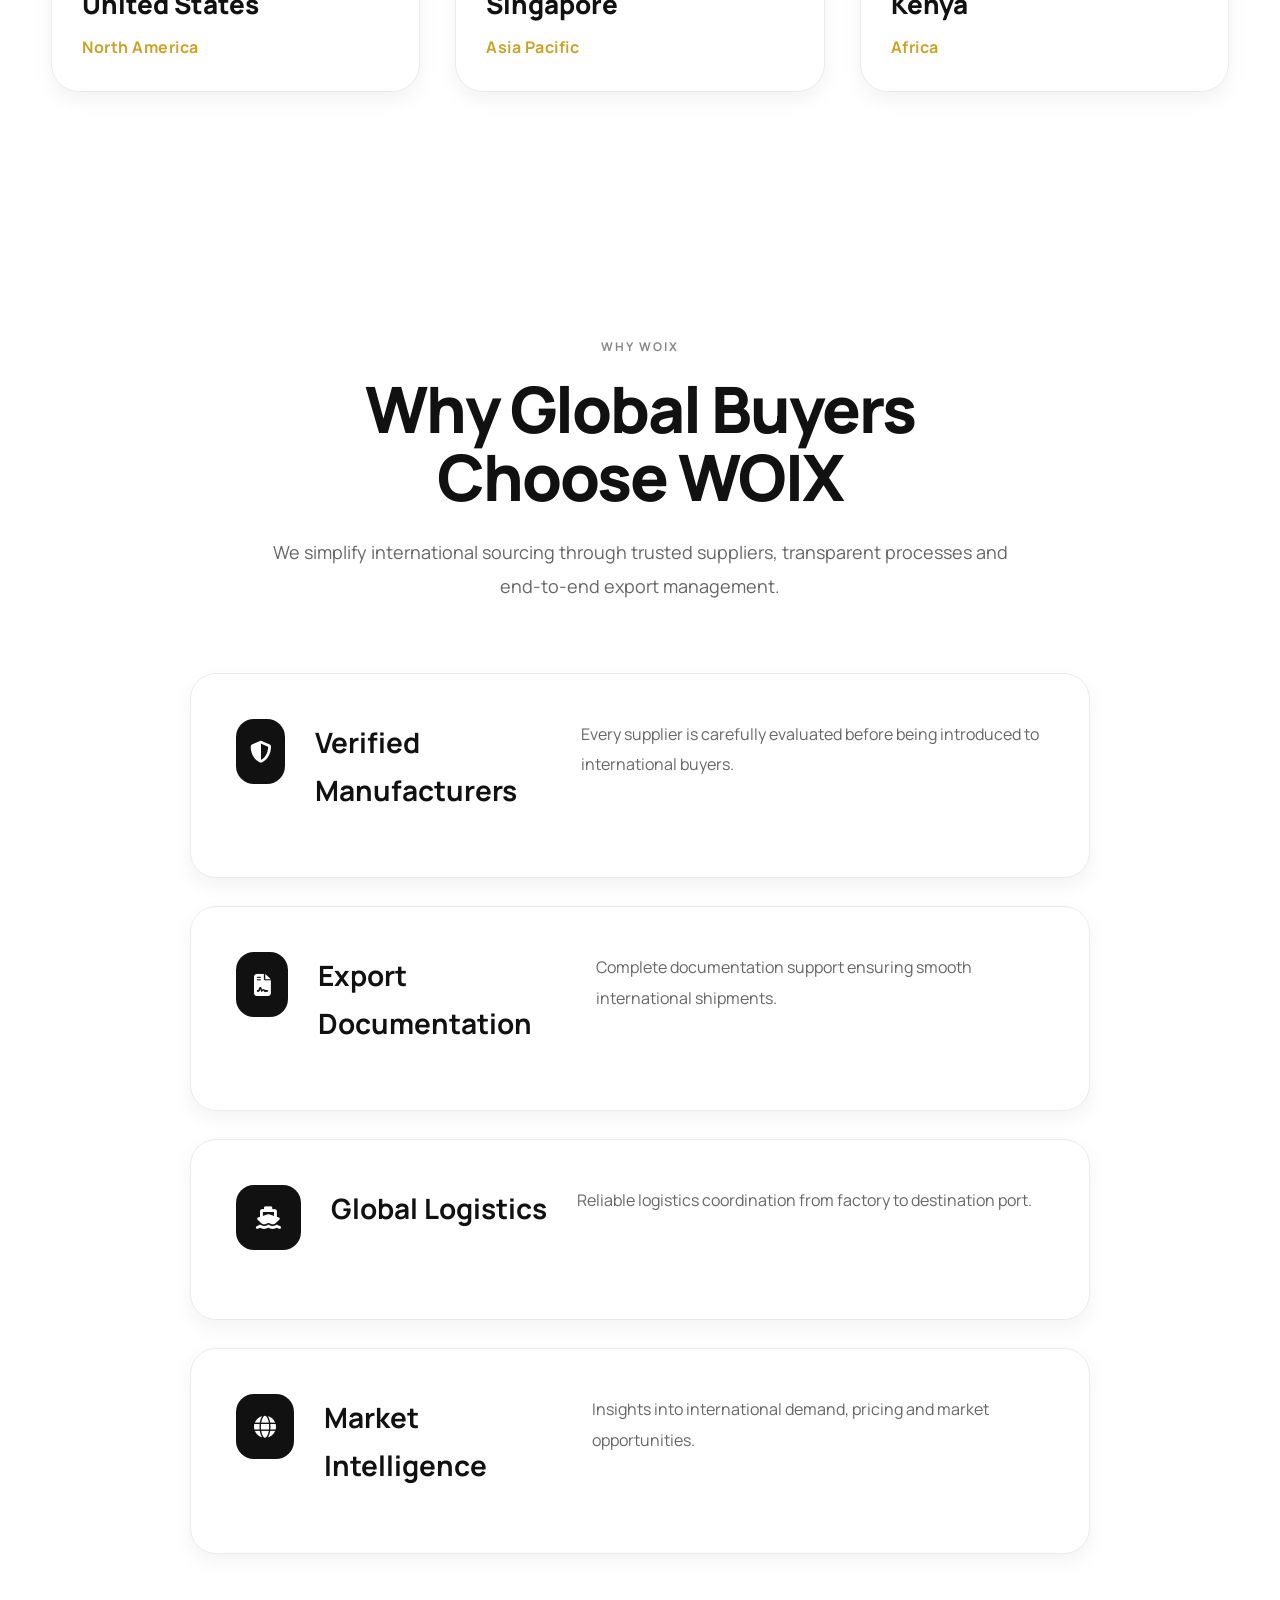
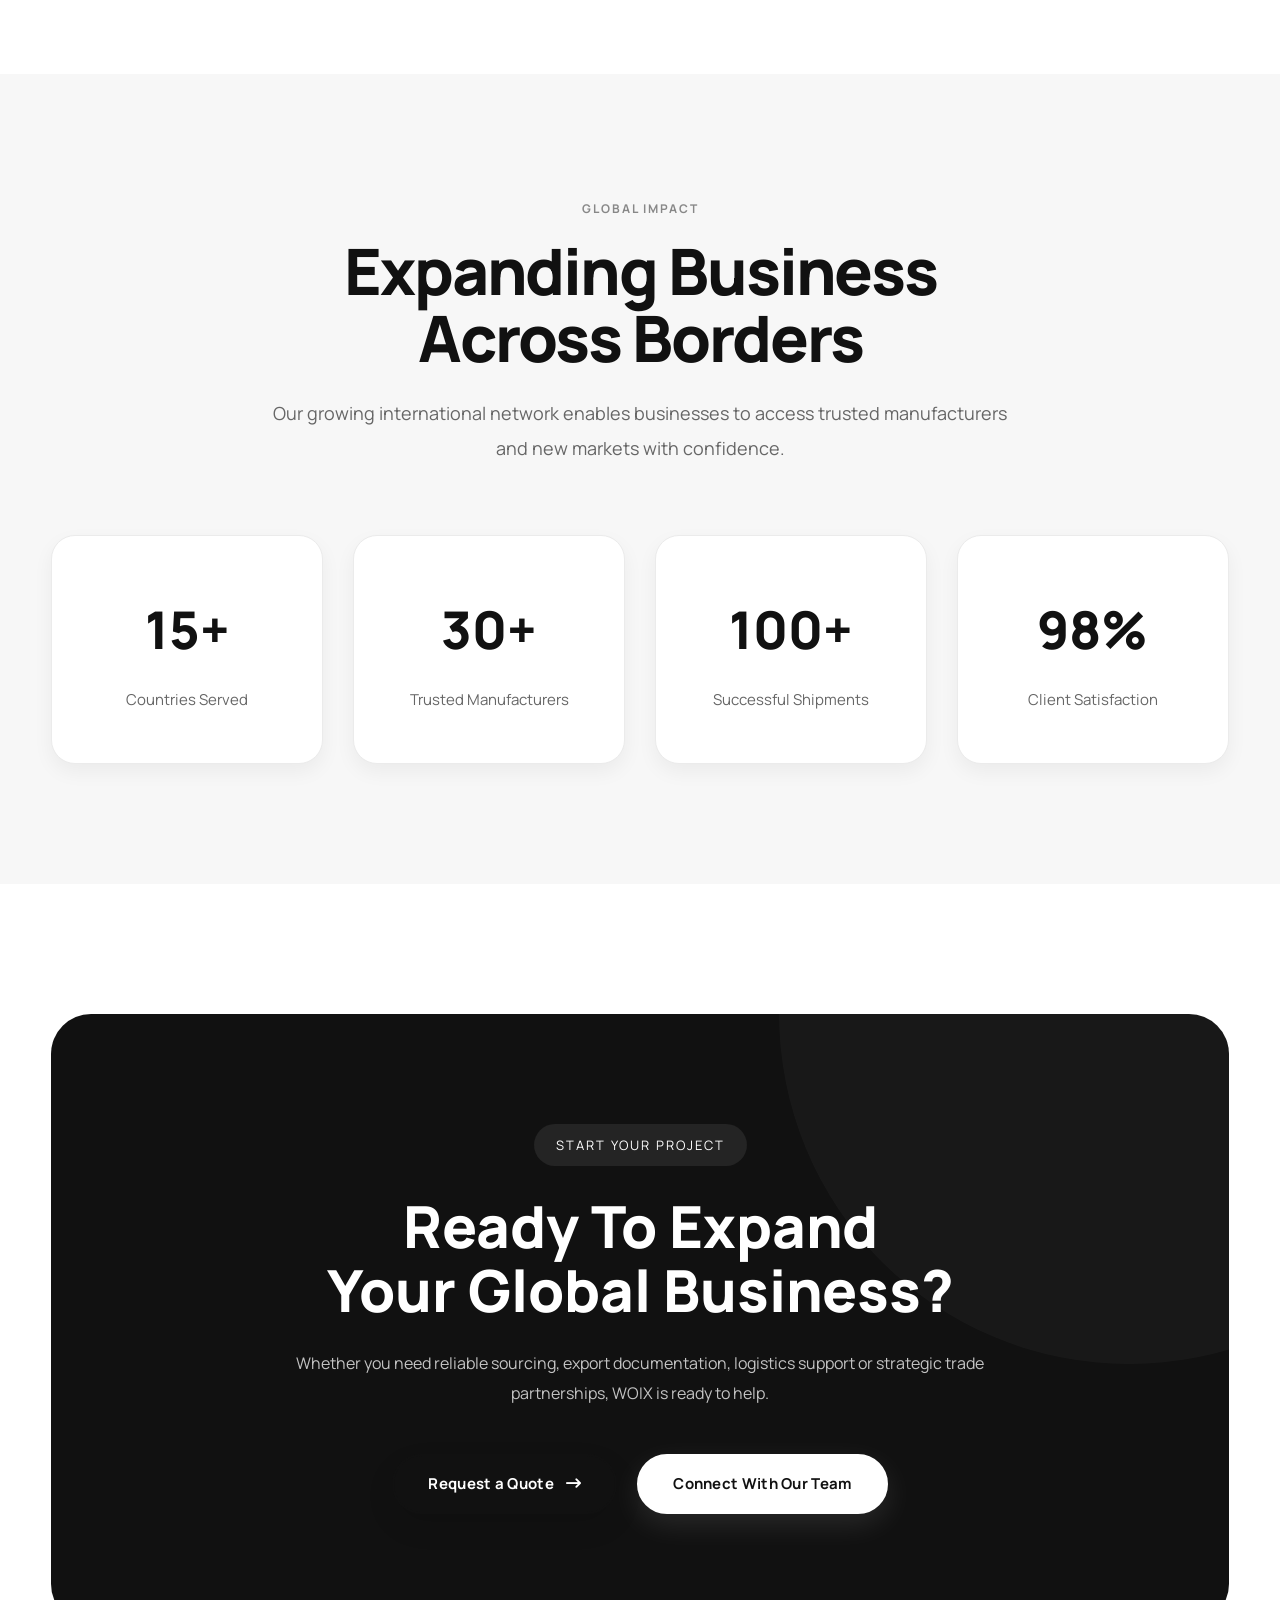
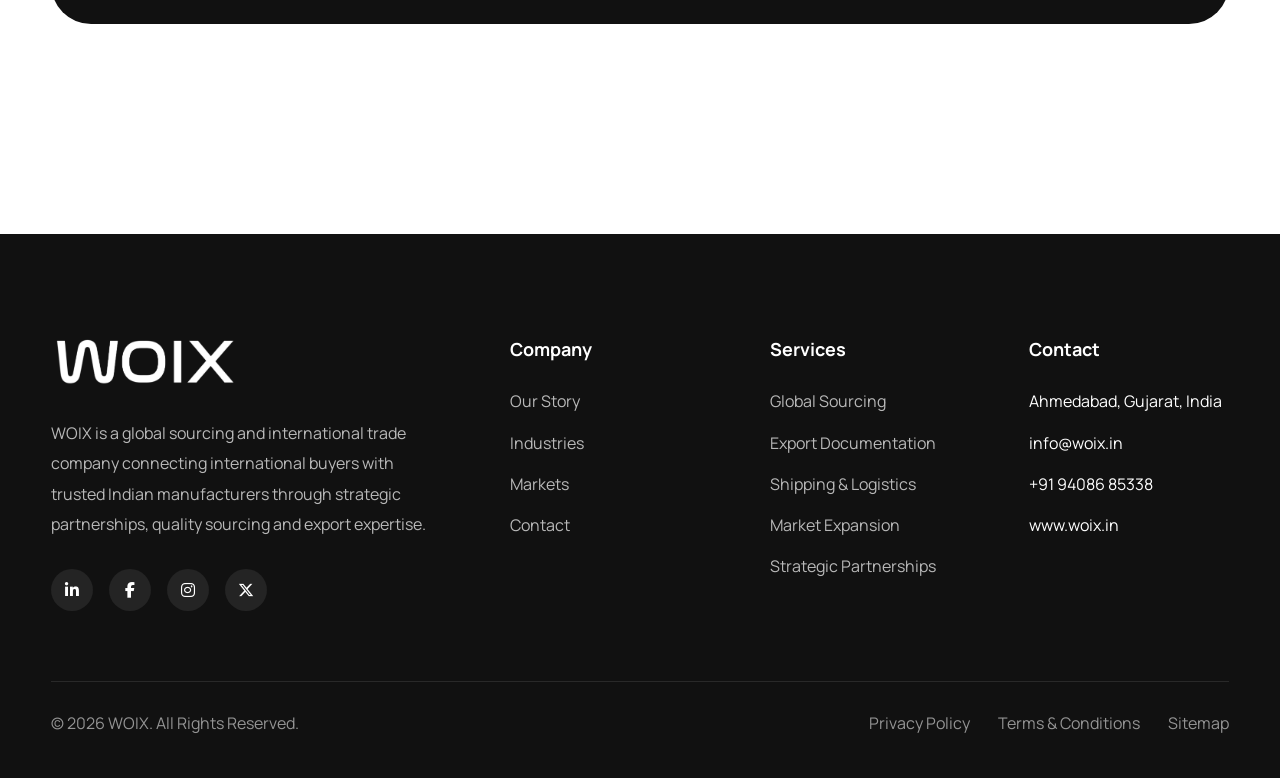
<file: markets.html>
<!DOCTYPE html>
<html lang="en">

<head>
<!-- Google tag (gtag.js) -->
<script async src="https://www.googletagmanager.com/gtag/js?id=G-77315Y2ZKN"></script>
<script>
  window.dataLayer = window.dataLayer || [];
  function gtag(){dataLayer.push(arguments);}
  gtag('js', new Date());

  gtag('config', 'G-77315Y2ZKN');
</script>
      
<meta charset="UTF-8">

<meta name="viewport"
      content="width=device-width, initial-scale=1.0">

<title>
Global Export Markets | WOIX Consultants LLP
</title>

<meta name="description"
      content="WOIX Consultants LLP exports Indian building materials and industrial products to UAE, Saudi Arabia, USA, Germany, Singapore, Kenya and global markets.">

<meta name="keywords"
      content="WOIX, Export Markets, UAE, Saudi Arabia, Germany, USA, Singapore, Kenya, International Trade, Merchant Exporter, India Export">

<meta name="author"
      content="WOIX Consultants LLP">

<meta name="robots"
      content="index, follow">

      <link rel="canonical"
      href="https://woix.in/markets.html">


      <meta property="og:type"
      content="website">

<meta property="og:title"
      content="Global Markets | WOIX Consultants LLP">

<meta property="og:description"
      content="Connecting Indian manufacturers with buyers across UAE, Saudi Arabia, Germany, USA, Singapore, Kenya and worldwide.">

<meta property="og:url"
      content="https://woix.in/markets.html">

<meta property="og:image"
      content="https://woix.in/images/og-image.jpg">

<meta property="og:site_name"
      content="WOIX Consultants LLP">


<meta name="twitter:card"
      content="summary_large_image">

<meta name="twitter:title"
      content="Global Markets | WOIX Consultants LLP">

<meta name="twitter:description"
      content="International sourcing, merchant exports and global business consulting from India.">

<meta name="twitter:image"
      content="https://woix.in/images/og-image.jpg">

<meta  name="theme-color"
       content="#000000">

      
<link rel="icon" href="images/favicon.png">
<link rel="apple-touch-icon" href="images/apple-touch-icon.png">

<link rel="preconnect" href="https://fonts.googleapis.com">
<link rel="preconnect" href="https://fonts.gstatic.com" crossorigin>

<link href="https://fonts.googleapis.com/css2?family=Manrope:wght@300;400;500;600;700;800&display=swap"
rel="stylesheet">

<link rel="stylesheet"
href="https://cdnjs.cloudflare.com/ajax/libs/font-awesome/6.7.2/css/all.min.css">

<link rel="stylesheet" href="style-v2.css">
<link rel="stylesheet" href="responsive-v2.css">

<script type="application/ld+json">
{
  "@context":"https://schema.org",
  "@type":"WebPage",
  "name":"Global Export Markets",
  "url":"https://woix.in/markets.html",
  "description":"WOIX Consultants LLP connects Indian manufacturers with global buyers across the Middle East, Europe, Africa, Asia Pacific and North America."
}
</script>

</head>

<body>
    <div class="scroll-progress"></div>
<!-- =====================================
HEADER
====================================== -->

<header class="header">

    <div class="container">

        <nav class="navbar">

            <a href="index.html" class="logo">

                <img src="images/logos/logo-black.png"
                     alt="WOIX"
                     class="logo-img">

            </a>

           <ul class="nav-menu">

                <li><a href="index.html">Home</a></li>
                <li><a href="about.html">Company</a></li>
                <li><a href="#industries">Industries</a></li>
                <li><a href="services.html">Services</a></li>
                <li><a href="markets.html" class="active">Markets</a></li>
                <li><a href="contact.html">Contact</a></li>

</ul>

            <div class="nav-right">
                
                
                <a href="request-quote.html" class="btn-dark">
                    Request Quote
                <i class="fa-solid fa-arrow-right-long"></i>
                </a>
                <div class="menu-toggle">

                    <i class="fa-solid fa-bars"></i>

                </div>

            </div>

        </nav>

    </div>

</header>
<!-- =====================================
MARKETS HERO
===================================== -->

<section class="hero markets-hero">

    <div class="container">

        <div class="hero-grid">

            <div class="hero-left">

                <span class="hero-badge">

                    GLOBAL MARKETS

                </span>

                <h1>

                    Connecting
                    Indian Manufacturers
                    With Global Buyers

                </h1>

                <p>

                    WOIX helps businesses expand internationally by
                    connecting trusted Indian manufacturers with buyers
                    across the Middle East, Europe, Africa, ASEAN,
                    North America and emerging global markets.

                </p>

<div class="hero-buttons">

    
    <a href="#featured-markets" class="btn-dark">
    Explore Markets
    <i class="fa-solid fa-arrow-right-long"></i>
    </a>

    <a href="services.html" class="btn-light">

    Explore Services

    </a>

                </div>

                <div class="hero-stats">

                    <div class="hero-stat">

                        <h2>15+</h2>

                        <span>Countries</span>

                    </div>

                    <div class="hero-stat">

                        <h2>30+</h2>

                        <span>Manufacturers</span>

                    </div>

                    <div class="hero-stat">

                        <h2>100+</h2>

                        <span>Shipments</span>

                    </div>

                </div>

            </div>

            <div class="hero-right">

                <img src="images/markets/world-map.png"
                     alt="Global Markets">

            </div>

        </div>

    </div>

</section>

<!-- =====================================
GLOBAL REGIONS
===================================== -->

<section class="markets-overview">

    <div class="container">

        <div class="section-heading center">

            <span>GLOBAL REACH</span>

            <h2>
                Expanding Across
                International Markets
            </h2>

            <p>
                WOIX connects trusted Indian manufacturers with buyers
                across major global regions through strategic sourcing,
                export expertise and long-term partnerships.
            </p>

        </div>

        <div class="markets-grid-4">

            <div class="market-card">

                <div class="market-icon">
                    <i class="fa-solid fa-globe"></i>
                </div>

                <h3>Middle East</h3>

                <p>
                    UAE, Saudi Arabia, Qatar, Oman,
                    Kuwait and Bahrain.
                </p>

            </div>

            <div class="market-card">

                <div class="market-icon">
                    <i class="fa-solid fa-earth-europe"></i>
                </div>

                <h3>Europe</h3>

                <p>
                    Germany, Netherlands,
                    Italy, France and the UK.
                </p>

            </div>

            <div class="market-card">

                <div class="market-icon">
                    <i class="fa-solid fa-earth-africa"></i>
                </div>

                <h3>Africa</h3>

                <p>
                    Kenya, Tanzania,
                    Egypt, Nigeria and Ghana.
                </p>

            </div>

            <div class="market-card">

                <div class="market-icon">
                    <i class="fa-solid fa-earth-asia"></i>
                </div>

                <h3>Asia Pacific</h3>

                <p>
                    Singapore, Malaysia,
                    Indonesia, Thailand and Vietnam.
                </p>

            </div>

        </div>

    </div>

</section>

<!-- =====================================
FEATURED EXPORT MARKETS
===================================== -->

<section class="featured-markets" id="featured-markets">
    <div class="container">

        <div class="section-heading center">

            <span>KEY EXPORT DESTINATIONS</span>

            <h2>
                Markets We Serve Worldwide
            </h2>

            <p>
                WOIX helps manufacturers expand into high-growth
                international markets with strategic sourcing,
                compliance support and reliable supply chains.
            </p>

        </div>

        <div class="country-grid">

            <article class="country-card">

                <img src="images/markets/uae.jpg" alt="United Arab Emirates"
                     loading="lazy">

                <div class="country-content">

                    <h3>United Arab Emirates</h3>

                    <span>Middle East</span>

                </div>

            </article>

            <article class="country-card">

                <img src="images/markets/saudi.jpg" alt="Saudi Arabia"
                     loading="lazy">

                <div class="country-content">

                    <h3>Saudi Arabia</h3>

                    <span>Middle East</span>

                </div>

            </article>

            <article class="country-card">

                <img src="images/markets/germany.jpg" alt="Germany"
                     loading="lazy">

                <div class="country-content">

                    <h3>Germany</h3>

                    <span>Europe</span>

                </div>

            </article>

            <article class="country-card">

                <img src="images/markets/usa.jpg" alt="United States"
                     loading="lazy">

                <div class="country-content">

                    <h3>United States</h3>

                    <span>North America</span>

                </div>

            </article>

            <article class="country-card">

                <img src="images/markets/singapore.jpg" alt="Singapore"
                     loading="lazy">

                <div class="country-content">

                    <h3>Singapore</h3>

                    <span>Asia Pacific</span>

                </div>

            </article>

            <article class="country-card">

                <img src="images/markets/kenya.jpg" alt="Kenya"
                     loading="lazy">

                <div class="country-content">

                    <h3>Kenya</h3>

                    <span>Africa</span>

                </div>

            </article>

        </div>

    </div>

</section>
<!-- =====================================
WHY EXPORT THROUGH WOIX
===================================== -->

<section class="why-markets">

    <div class="container">

        <div class="section-heading center">

            <span>WHY WOIX</span>

            <h2>
                Why Global Buyers
                Choose WOIX
            </h2>

            <p>

                We simplify international sourcing through trusted
                suppliers, transparent processes and end-to-end
                export management.

            </p>

        </div>

        <div class="markets-why-grid">

            <div class="why-card">

                <div class="why-icon">
                    <i class="fa-solid fa-shield-halved"></i>
                </div>

                <h3>Verified Manufacturers</h3>

                <p>
                    Every supplier is carefully evaluated before
                    being introduced to international buyers.
                </p>

            </div>

            <div class="why-card">

                <div class="why-icon">
                    <i class="fa-solid fa-file-contract"></i>
                </div>

                <h3>Export Documentation</h3>

                <p>
                    Complete documentation support ensuring
                    smooth international shipments.
                </p>

            </div>

            <div class="why-card">

                <div class="why-icon">
                    <i class="fa-solid fa-ship"></i>
                </div>

                <h3>Global Logistics</h3>

                <p>
                    Reliable logistics coordination from factory
                    to destination port.
                </p>

            </div>

            <div class="why-card">

                <div class="why-icon">
                    <i class="fa-solid fa-globe"></i>
                </div>

                <h3>Market Intelligence</h3>

                <p>
                    Insights into international demand,
                    pricing and market opportunities.
                </p>

            </div>

        </div>

    </div>

</section>
<!-- =====================================
GLOBAL TRADE STATS
===================================== -->

<section class="trade-stats">

    <div class="container">

        <div class="section-heading center">

            <span>GLOBAL IMPACT</span>

            <h2>
                Expanding Business
                Across Borders
            </h2>

            <p>
                Our growing international network enables businesses
                to access trusted manufacturers and new markets
                with confidence.
            </p>

        </div>

        <div class="stats-grid">

            <div class="stat-box">

                <h2>15+</h2>

                <span>Countries Served</span>

            </div>

            <div class="stat-box">

                <h2>30+</h2>

                <span>Trusted Manufacturers</span>

            </div>

            <div class="stat-box">

                <h2>100+</h2>

                <span>Successful Shipments</span>

            </div>

            <div class="stat-box">

                <h2>98%</h2>

                <span>Client Satisfaction</span>

            </div>

        </div>

    </div>

</section>
<!-- =====================================
PREMIUM CTA
===================================== -->

<section class="cta">

    <div class="container">

        <div class="cta-box">

            <span class="cta-tag">

                START YOUR PROJECT

            </span>

            <h2>

                Ready To Expand<br>
                Your Global Business?

            </h2>

            <p>

                Whether you need reliable sourcing,
                export documentation, logistics support
                or strategic trade partnerships,
                WOIX is ready to help.

            </p>

            <div class="cta-buttons">

                <a href="request-quote.html" class="btn-dark">

                Request a Quote

                <i class="fa-solid fa-arrow-right-long"></i>

                </a>

                <a href="contact.html" class="btn-light">

                   Connect With Our Team

                </a>

            </div>

        </div>

    </div>

</section>
<!-- =====================================
FOOTER
===================================== -->

<footer class="footer">

    <div class="container">

        <div class="footer-grid">

            <!-- Column 1 -->

            <div class="footer-about">

    <img
        src="images/logos/logo-white.png"
        alt="WOIX"
        class="footer-logo">

    <p>
        WOIX is a global sourcing and international trade company
        connecting international buyers with trusted Indian
        manufacturers through strategic partnerships,
        quality sourcing and export expertise.
    </p>

    <div class="footer-social">

        <a href="#"><i class="fab fa-linkedin-in"></i></a>

        <a href="#"><i class="fab fa-facebook-f"></i></a>

        <a href="#"><i class="fab fa-instagram"></i></a>

        <a href="#"><i class="fab fa-x-twitter"></i></a>

    </div>

</div>

            <!-- Column 2 -->

            <div>

                <h4>Company</h4>

                <ul>
<li><a href="about.html">Our Story</a></li>
<li><a href="index.html#industries">Industries</a></li>
<li><a href="markets.html">Markets</a></li>

                    <li><a href="contact.html">Contact</a></li>

                </ul>

            </div>

            <!-- Column 3 -->

            <div>

                <h4>Services</h4>

                <ul>

                    <li><a href="services.html#global-sourcing">Global Sourcing</a></li>

                    <li><a href="services.html#documentation">Export Documentation</a></li>

                    <li><a href="services.html#logistics">Shipping & Logistics</a></li>

                    <li><a href="services.html#market-expansion">Market Expansion</a></li>

                    <li><a href="services.html#partnerships">Strategic Partnerships</a></li>

                </ul>

            </div>

            <!-- Column 4 -->

            <div>

                <h4>Contact</h4>

                <ul>

                    <li>
                        Ahmedabad, Gujarat, India
                    </li>

                    <li>
                        info@woix.in
                    </li>

                    <li>
                        +91 94086 85338
                    </li>

                    <li>
                        www.woix.in
                    </li>

                </ul>

            </div>

        </div>

        <div class="footer-bottom">

            <p>

                © 2026 WOIX. All Rights Reserved.

            </p>

            <div>

            <a href="privacy.html">Privacy Policy</a>

            <a href="terms.html">Terms & Conditions</a>

            <a href="sitemap.xml">Sitemap</a>
            </div>

        </div>

    </div>

</footer>

<!-- ================================
SCRIPTS
================================ -->

<script src="main.js"></script>

</body>

</html>
</file>
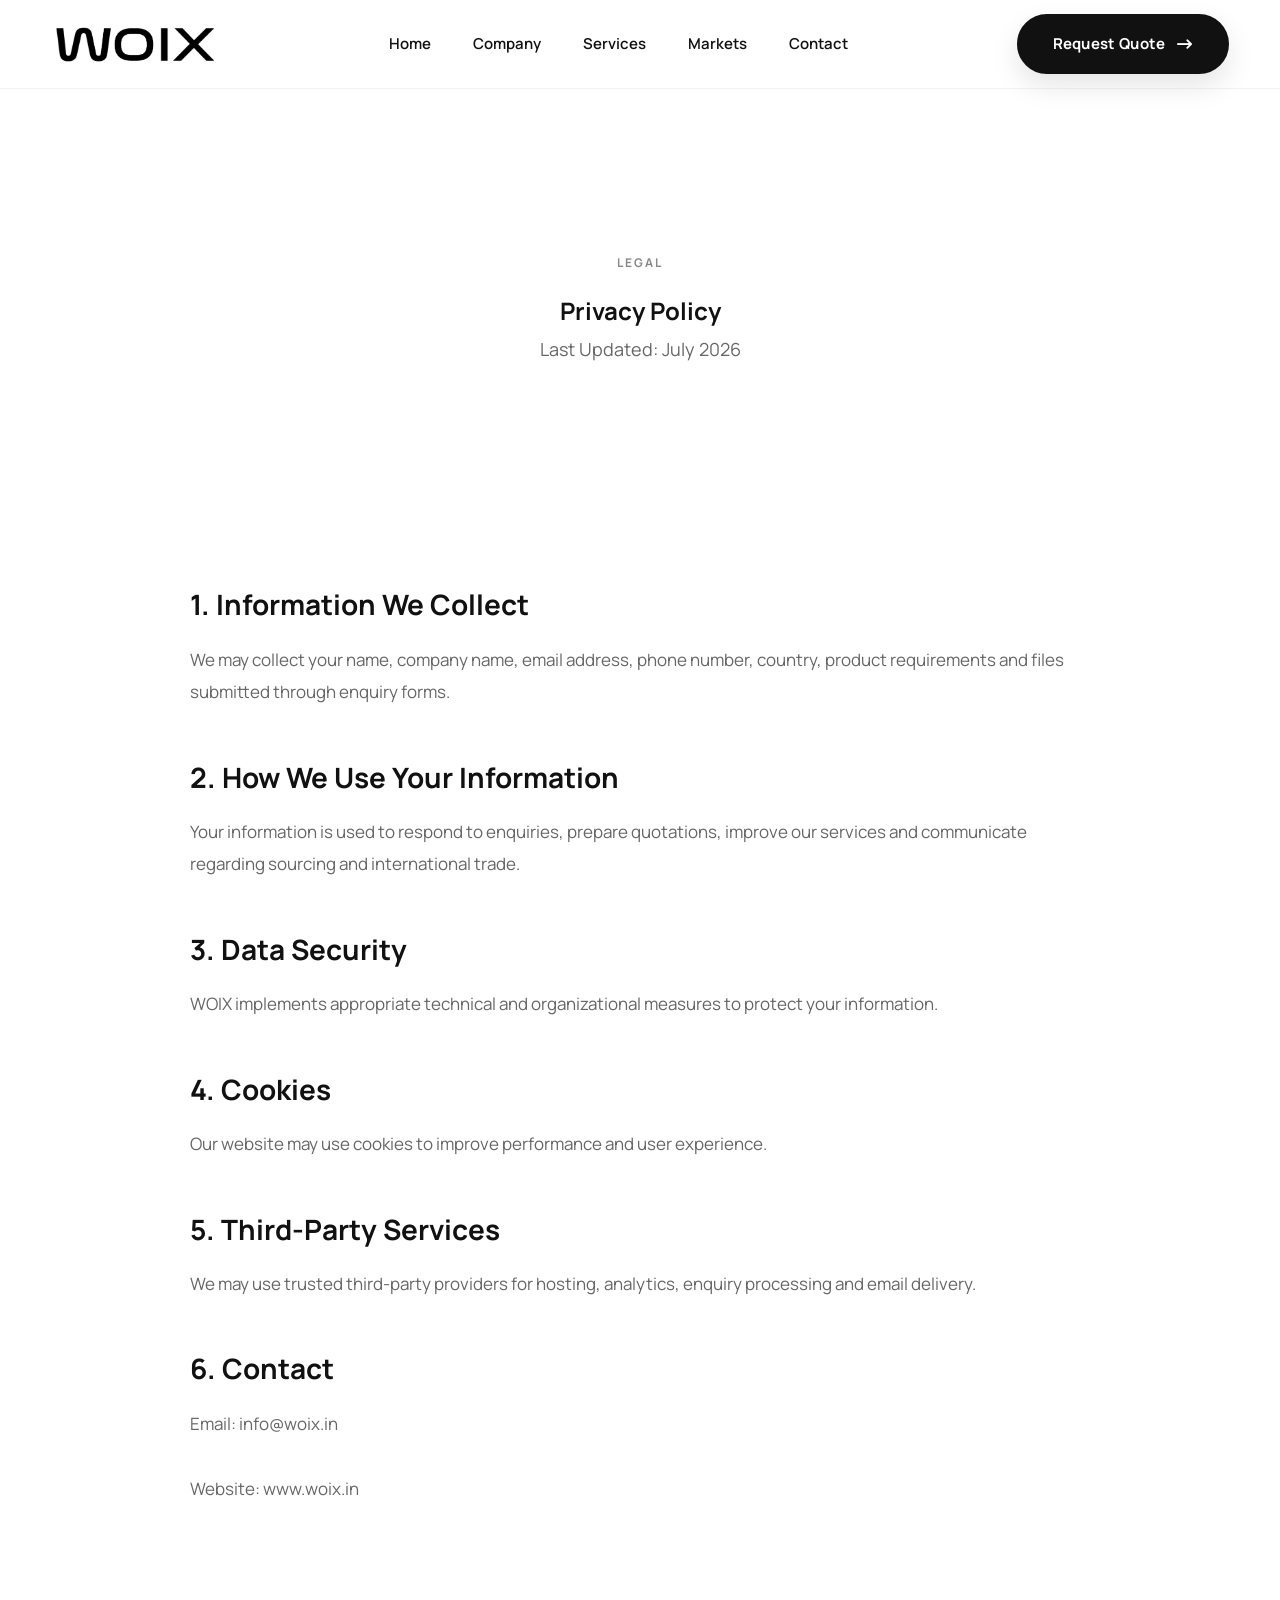
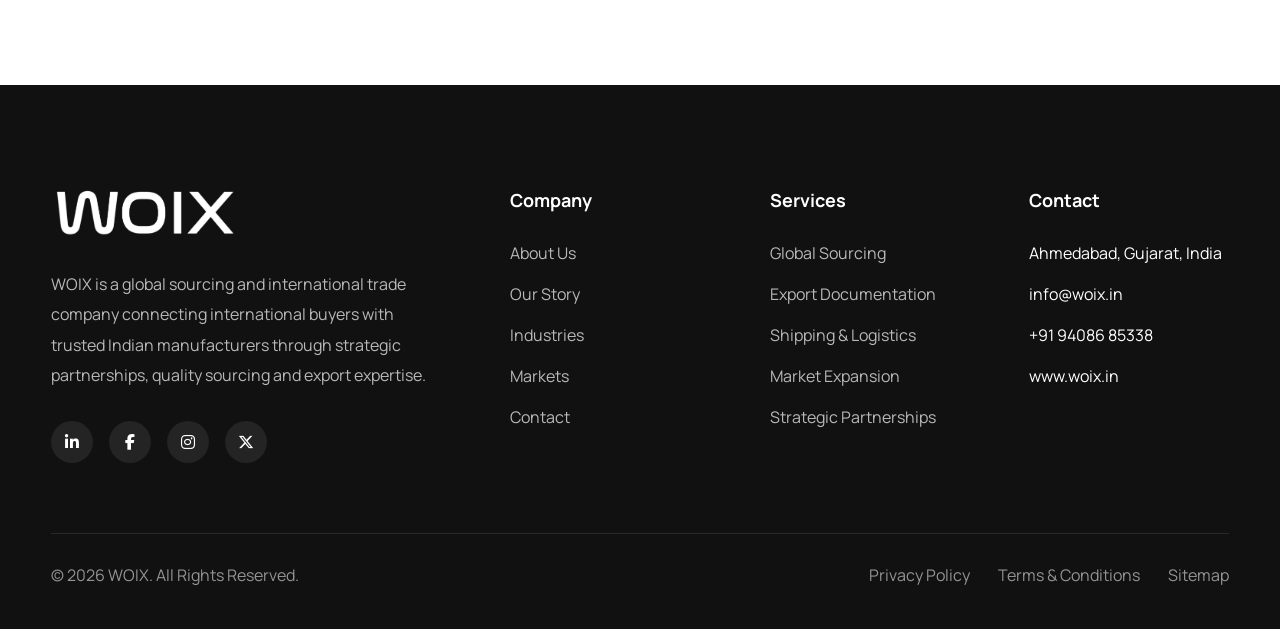
<file: privacy.html>
<!DOCTYPE html>
<html lang="en">

<head>
<!-- Google tag (gtag.js) -->
<script async src="https://www.googletagmanager.com/gtag/js?id=G-77315Y2ZKN"></script>
<script>
  window.dataLayer = window.dataLayer || [];
  function gtag(){dataLayer.push(arguments);}
  gtag('js', new Date());

  gtag('config', 'G-77315Y2ZKN');
</script>
    
    <!-- =========================================
         BASIC META
    ========================================== -->

    <meta charset="UTF-8">
    <meta http-equiv="X-UA-Compatible" content="IE=edge">
    <meta name="viewport" content="width=device-width, initial-scale=1.0">

    <!-- =========================================
         PRIMARY SEO
    ========================================== -->

    <title>Privacy Policy | WOIX</title>
    <meta name="description"
    content="Read the WOIX Privacy Policy explaining how we collect, use and protect your information when using our website and services.">

    <meta name="keywords"
    content="Privacy Policy, WOIX, Data Protection, Privacy, Global Sourcing">

    <meta name="author" content="WOIX">

    <meta name="robots" content="index,follow">

    <meta name="theme-color" content="#111111">

    <link rel="canonical" href="https://www.woix.in/privacy.html">

    <!-- =========================================
         OPEN GRAPH
    ========================================== -->

    <meta property="og:type" content="website">

    <meta property="og:site_name" content="WOIX">

    <meta property="og:title"
          content="Privacy Policy | WOIX">

    <meta property="og:description"
          content="Discover WOIX, our vision, mission and global trade expertise connecting trusted Indian manufacturers with international buyers.">

    <meta property="og:url"
          content="https://www.woix.in/about.html">

    <meta property="og:image"
          content="https://www.woix.in/images/og-image.jpg">

    <meta property="og:locale"
          content="en_US">

    <!-- =========================================
         TWITTER
    ========================================== -->

    <meta name="twitter:card"
          content="summary_large_image">

    <meta name="twitter:title"
          content="Privacy Policy | WOIX">

    <meta name="twitter:description"
          content="Learn about WOIX and our international sourcing expertise.">

    <meta name="twitter:image"
          content="https://www.woix.in/images/og-image.jpg">

    <!-- =========================================
         FAVICONS
    ========================================== -->

    <link rel="icon" type="image/png" href="images/favicon.png">

    <link rel="apple-touch-icon" href="images/apple-touch-icon.png">

    <!-- =========================================
         GOOGLE FONTS
    ========================================== -->

    <link rel="preconnect" href="https://fonts.googleapis.com">

    <link rel="preconnect" href="https://fonts.gstatic.com" crossorigin>

    <link href="https://fonts.googleapis.com/css2?family=Manrope:wght@300;400;500;600;700;800&display=swap"
          rel="stylesheet">

    <!-- =========================================
         FONT AWESOME
    ========================================== -->

    <link rel="stylesheet"
          href="https://cdnjs.cloudflare.com/ajax/libs/font-awesome/6.7.2/css/all.min.css">

    <!-- =========================================
         WOIX CSS
    ========================================== -->

    <link rel="stylesheet" href="style-v2.css">

    <link rel="stylesheet" href="responsive-v2.css">

</head>

<body>
    <div class="scroll-progress"></div>

<!-- =====================================
HEADER
====================================== -->

<header class="header">

<div class="container">

<nav class="navbar">

<a href="index.html" class="logo">
    <img src="images/logos/logo-black.png"
     alt="WOIX"
     class="logo-img">
</a>

<ul class="nav-menu">

<li><a href="index.html">Home</a></li>

<li><a href="about.html">Company</a></li>

<li><a href="services.html">Services</a></li>

<li><a href="markets.html">Markets</a></li>

<li><a href="contact.html">Contact</a></li>

</ul>

<div class="nav-right">

<a href="request-quote.html" class="btn-dark">

Request Quote

<i class="fa-solid fa-arrow-right-long"></i>

</a>

<div class="menu-toggle">

<i class="fa-solid fa-bars"></i>

</div>

</div>

</nav>

</div>

</header>

<!-- =====================================
PRIVACY POLICY
===================================== -->

<section class="page-hero">

    <div class="container">

        <div class="section-heading center">

            <span>LEGAL</span>

            <h1>Privacy Policy</h1>

            <p>

                Last Updated: July 2026

            </p>

        </div>

    </div>

</section>

<section class="policy-section">

    <div class="container">

        <div class="policy-content">

            <h2>1. Information We Collect</h2>

            <p>
                We may collect your name, company name, email address,
                phone number, country, product requirements and files
                submitted through enquiry forms.
            </p>

            <h2>2. How We Use Your Information</h2>

            <p>
                Your information is used to respond to enquiries,
                prepare quotations, improve our services and
                communicate regarding sourcing and international trade.
            </p>

            <h2>3. Data Security</h2>

            <p>
                WOIX implements appropriate technical and organizational
                measures to protect your information.
            </p>

            <h2>4. Cookies</h2>

            <p>
                Our website may use cookies to improve performance
                and user experience.
            </p>

            <h2>5. Third-Party Services</h2>

            <p>
                We may use trusted third-party providers for hosting,
                analytics, enquiry processing and email delivery.
            </p>

            <h2>6. Contact</h2>

            <p>

                Email:
                <a href="mailto:info@woix.in">
                    info@woix.in
                </a>

                <br><br>

                Website:
                <a href="https://www.woix.in">
                    www.woix.in
                </a>

            </p>

        </div>

    </div>

</section>

<!-- =====================================
FOOTER
===================================== -->

<footer class="footer">

    <div class="container">

        <div class="footer-grid">

            <!-- Column 1 -->

            <div class="footer-about">

    <img
        src="images/logos/logo-white.png"
        alt="WOIX"
        class="footer-logo">

    <p>
        WOIX is a global sourcing and international trade company
        connecting international buyers with trusted Indian
        manufacturers through strategic partnerships,
        quality sourcing and export expertise.
    </p>

    <div class="footer-social">

        <a href="#"><i class="fab fa-linkedin-in"></i></a>

        <a href="#"><i class="fab fa-facebook-f"></i></a>

        <a href="#"><i class="fab fa-instagram"></i></a>

        <a href="#"><i class="fab fa-x-twitter"></i></a>

    </div>

</div>

            <!-- Column 2 -->

            <div>

                <h4>Company</h4>

                <ul>

    <li>
        <a href="about.html">About Us</a>
    </li>

    <li>
        <a href="about.html">Our Story</a>
    </li>

    <li>
        <a href="services.html">Industries</a>
    </li>

    <li>
        <a href="markets.html">Markets</a>
    </li>

    <li>
        <a href="contact.html">Contact</a>
    </li>

</ul>

            </div>

            <!-- Column 3 -->

            <div>

                <h4>Services</h4>

                <ul>

                    <li><a href="#">Global Sourcing</a></li>

                    <li><a href="#">Export Documentation</a></li>

                    <li><a href="#">Shipping & Logistics</a></li>

                    <li><a href="#">Market Expansion</a></li>

                    <li><a href="#">Strategic Partnerships</a></li>

                </ul>

            </div>

            <!-- Column 4 -->

            <div>

                <h4>Contact</h4>

                <ul>

                    <li>
                        Ahmedabad, Gujarat, India
                    </li>

                    <li>
                        info@woix.in
                    </li>

                    <li>
                        +91 94086 85338
                    </li>

                    <li>
                        www.woix.in
                    </li>

                </ul>

            </div>

        </div>

        <div class="footer-bottom">

            <p>

                © 2026 WOIX. All Rights Reserved.

            </p>

            <div>

<a href="privacy.html">
    Privacy Policy
</a>

<a href="terms.html">
    Terms & Conditions
</a>

<a href="sitemap.xml">
    Sitemap
</a>

            </div>

        </div>

    </div>

</footer>
<!-- ================================
SCRIPTS
================================ -->

<script src="main.js"></script>

</body>

</html>
</file>
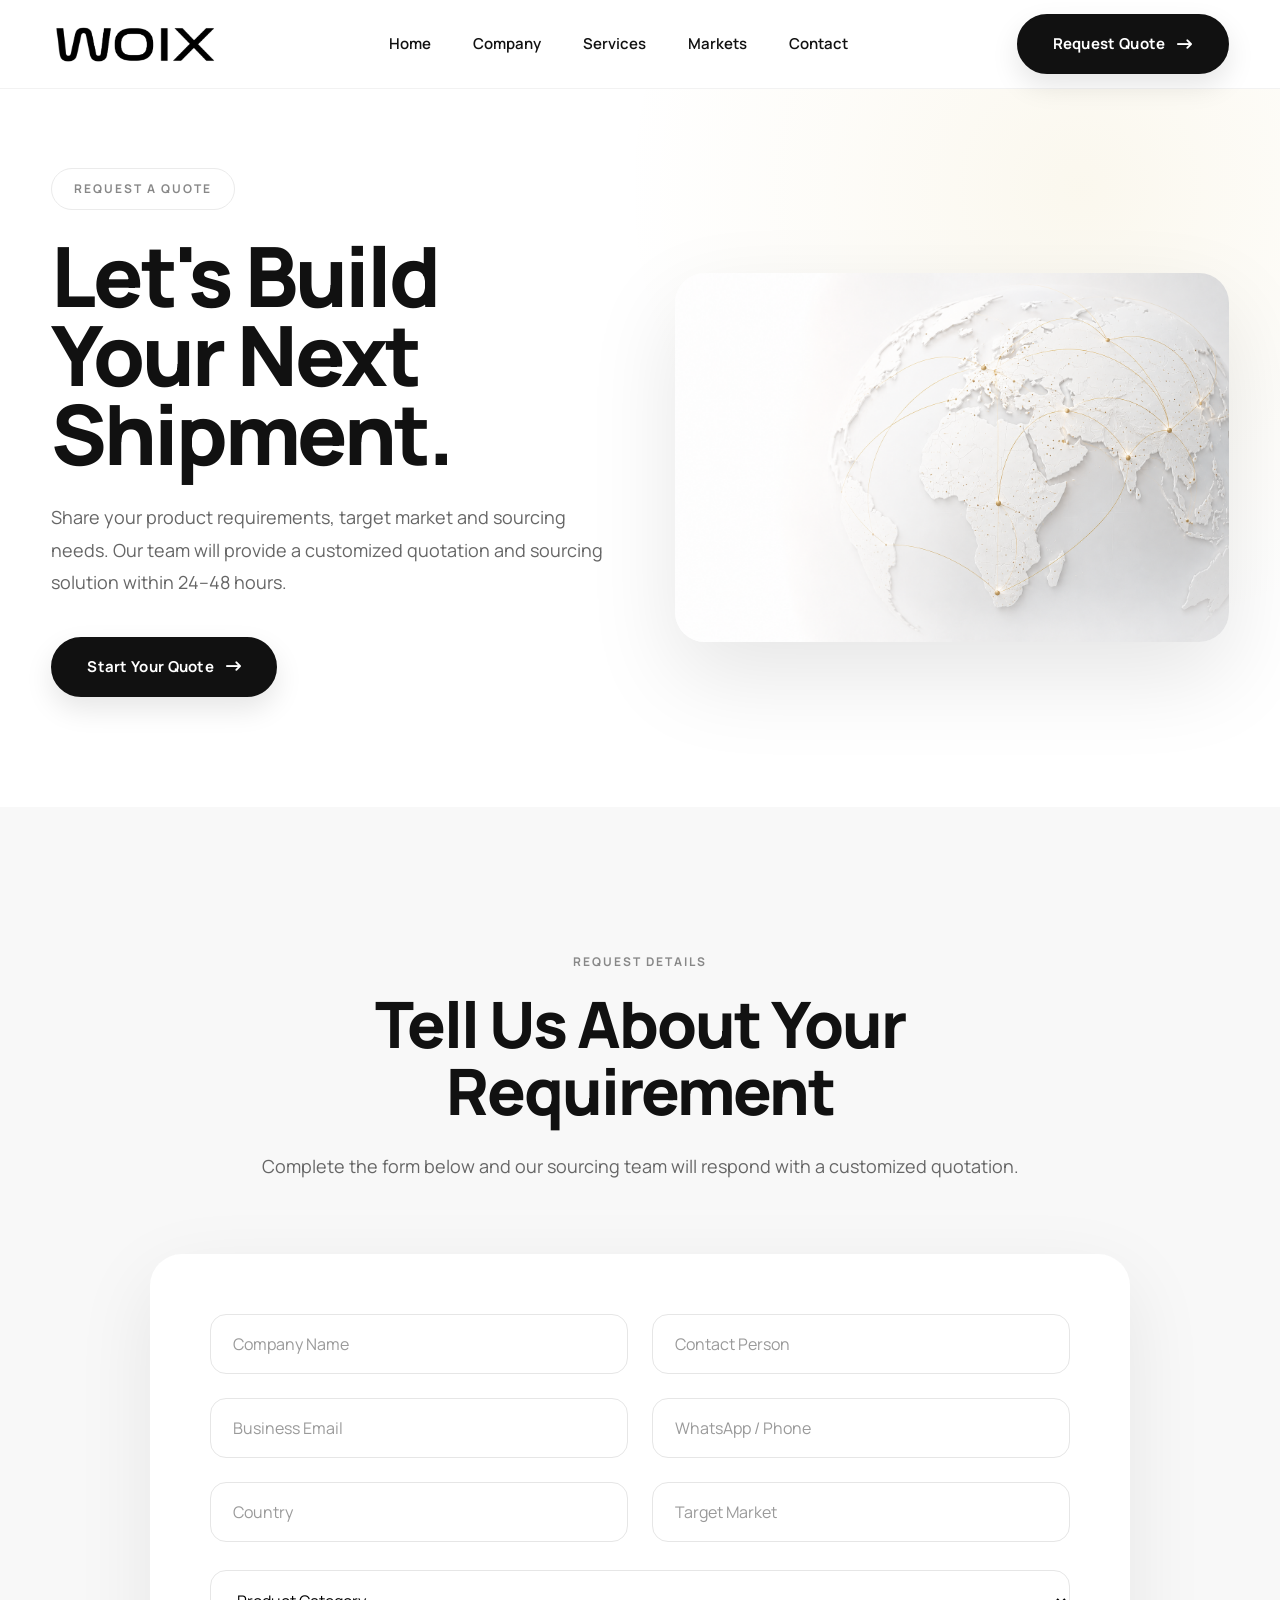
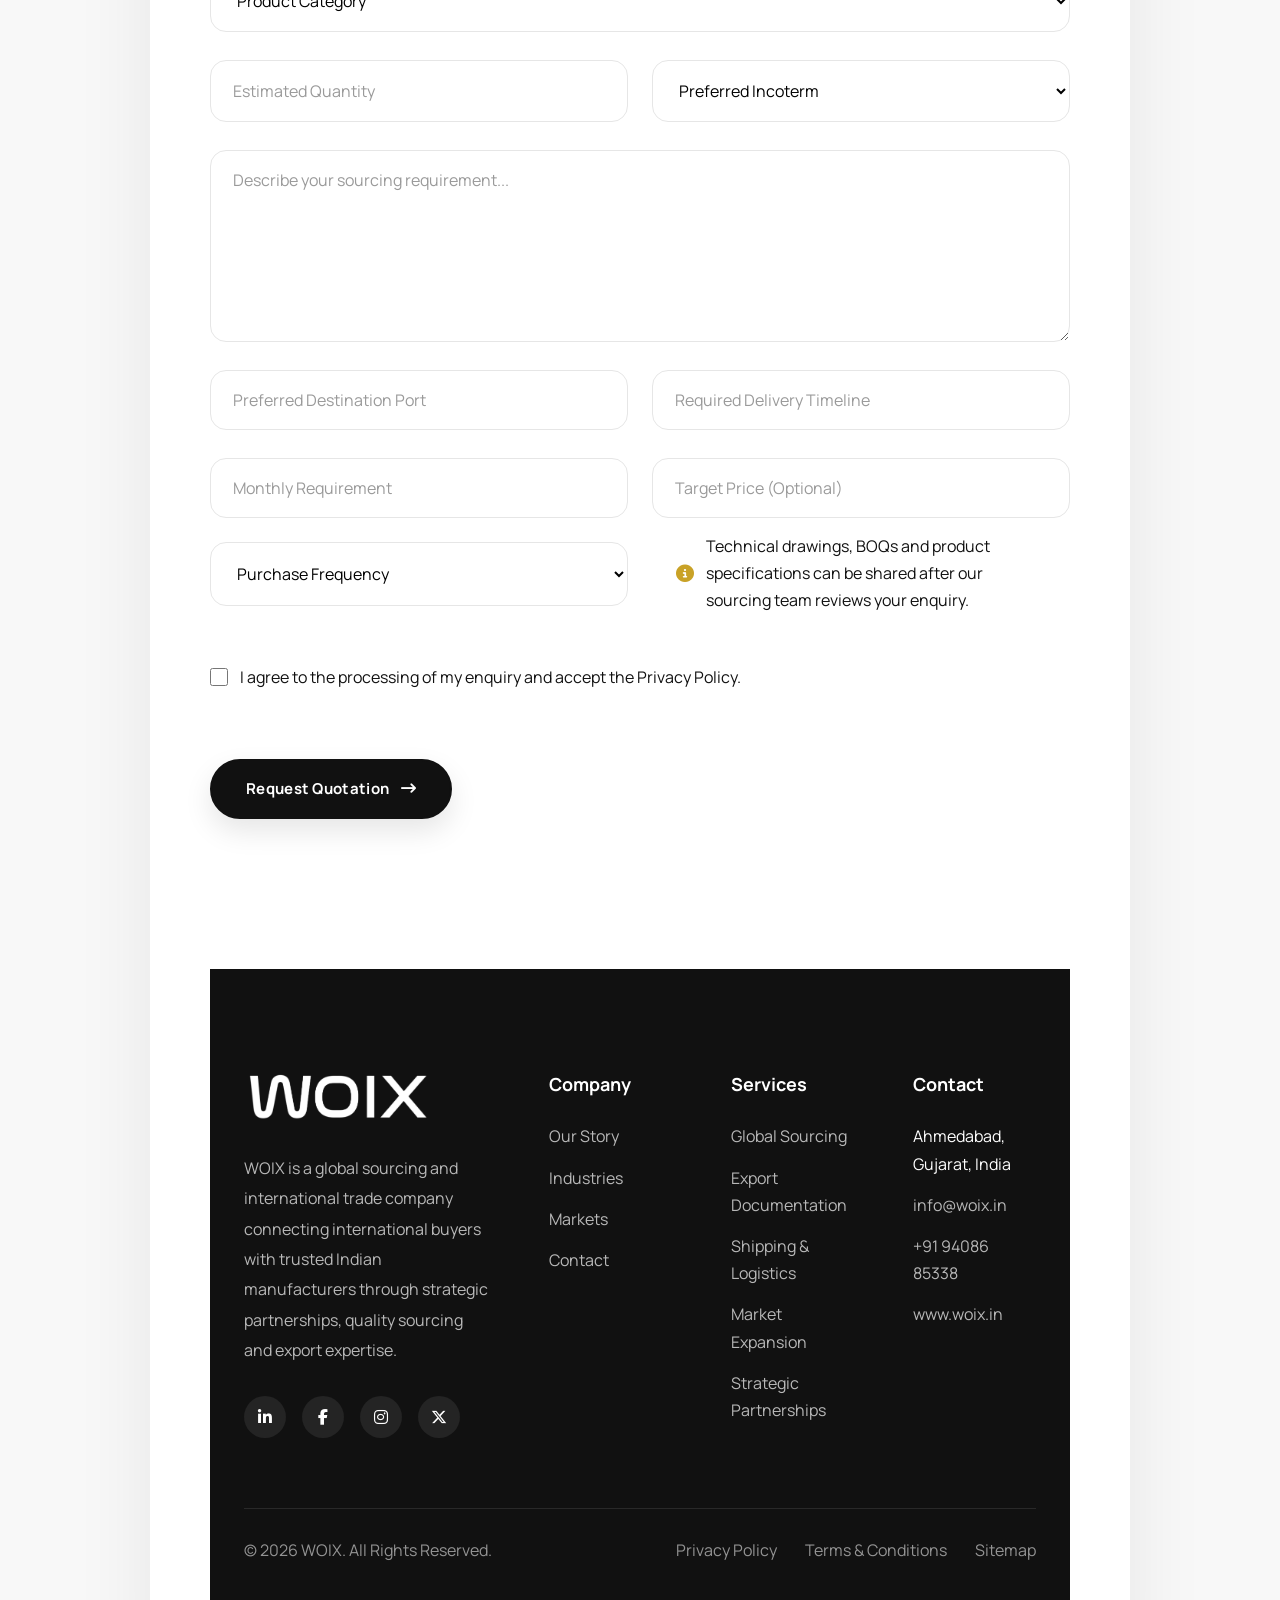
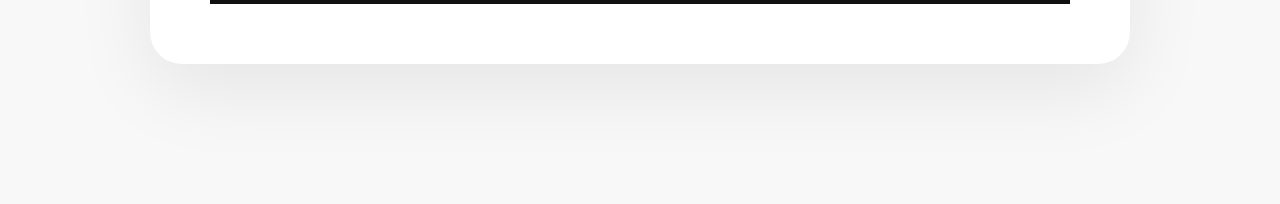
<file: request-quote.html>
<!DOCTYPE html>
<html lang="en">

<head>
<!-- Google tag (gtag.js) -->
<script async src="https://www.googletagmanager.com/gtag/js?id=G-77315Y2ZKN"></script>
<script>
  window.dataLayer = window.dataLayer || [];
  function gtag(){dataLayer.push(arguments);}
  gtag('js', new Date());

  gtag('config', 'G-77315Y2ZKN');
</script>
    
    <!-- =========================================
         BASIC META
    ========================================== -->

    <meta charset="UTF-8">
    <meta http-equiv="X-UA-Compatible" content="IE=edge">
    <meta name="viewport" content="width=device-width, initial-scale=1.0">

    <!-- =========================================
         SEO
    ========================================== -->

    <title>
        Request a Quote | WOIX Global Sourcing & International Trade
    </title>

    <meta name="description"
          content="Request a customized quotation from WOIX for global sourcing, export solutions, procurement, international trade and strategic partnerships.">

    <meta name="keywords"
          content="Request Quote, WOIX, Global Sourcing, International Trade, Export, Procurement, Merchant Exporter, India Manufacturers, International Business">

    <meta name="author"
          content="WOIX">

    <meta name="robots"
          content="index, follow">

    <meta name="theme-color"
          content="#111111">

    <link rel="canonical"
          href="https://www.woix.in/request-quote.html">

    <!-- =========================================
         OPEN GRAPH
    ========================================== -->

    <meta property="og:type"
          content="website">

    <meta property="og:site_name"
          content="WOIX">

    <meta property="og:title"
          content="Request a Quote | WOIX">

    <meta property="og:description"
          content="Tell us your sourcing requirements and receive a customized quotation from WOIX within 24–48 hours.">

    <meta property="og:url"
          content="https://www.woix.in/request-quote.html">

    <meta property="og:image"
          content="https://www.woix.in/images/og-image.jpg">

    <meta property="og:locale"
          content="en_US">

    <!-- =========================================
         TWITTER
    ========================================== -->

    <meta name="twitter:card"
          content="summary_large_image">

    <meta name="twitter:title"
          content="Request a Quote | WOIX">

    <meta name="twitter:description"
          content="Request a customized quotation for international sourcing and trade solutions.">

    <meta name="twitter:image"
          content="https://www.woix.in/images/og-image.jpg">

    <!-- =========================================
         FAVICONS
    ========================================== -->

    <link rel="icon"
          type="image/png"
          href="images/favicon.png">

    <link rel="apple-touch-icon"
          href="images/apple-touch-icon.png">

    <!-- =========================================
         GOOGLE FONTS
    ========================================== -->

    <link rel="preconnect"
          href="https://fonts.googleapis.com">

    <link rel="preconnect"
          href="https://fonts.gstatic.com"
          crossorigin>

    <link href="https://fonts.googleapis.com/css2?family=Manrope:wght@300;400;500;600;700;800&display=swap"
          rel="stylesheet">

    <!-- =========================================
         FONT AWESOME
    ========================================== -->

    <link rel="stylesheet"
          href="https://cdnjs.cloudflare.com/ajax/libs/font-awesome/6.7.2/css/all.min.css">

    <!-- =========================================
         WOIX CSS
    ========================================== -->

    <link rel="stylesheet"
          href="style-v2.css">

    <link rel="stylesheet"
          href="responsive-v2.css">

</head>

<body>
    <div class="scroll-progress"></div>
<!-- =====================================
HEADER
====================================== -->

<header class="header">

    <div class="container">

        <nav class="navbar">

            <a href="index.html" class="logo">

                <img src="images/logos/logo-black.png"
                     alt="WOIX"
                     class="logo-img">

            </a>

            <ul class="nav-menu">

                <li><a href="index.html">Home</a></li>

                <li><a href="about.html">Company</a></li>

                <li><a href="services.html">Services</a></li>

               <li><a href="markets.html">Markets</a></li>

<li><a href="contact.html">Contact</a></li>

            </ul>

            <div class="nav-right">

  <a href="request-quote.html" class="btn-dark">

    Request Quote

    <i class="fa-solid fa-arrow-right-long"></i>

</a>

                <div class="menu-toggle">

                    <i class="fa-solid fa-bars"></i>

                </div>

            </div>

        </nav>

    </div>

</header>

<!-- =====================================
REQUEST QUOTE HERO
===================================== -->

<section class="hero quote-hero">

    <div class="container">

        <div class="hero-grid">

            <div class="hero-left">

                <span class="hero-badge">

                    REQUEST A QUOTE

                </span>

                <h1>

                    Let's Build
                    Your Next Shipment.

                </h1>

                <p>

                    Share your product requirements, target market and
                    sourcing needs. Our team will provide a customized
                    quotation and sourcing solution within 24–48 hours.

                </p>

                <div class="hero-buttons">

                    <a href="#quote-form" class="btn-dark">

                        Start Your Quote

                        <i class="fa-solid fa-arrow-right-long"></i>

                    </a>

                </div>

            </div>

            <div class="hero-right">

                <img src="images/hero-world.jpg"
                     alt="Request Quote">

            </div>

        </div>

    </div>

</section>

<!-- =====================================
REQUEST FORM
===================================== -->

<section class="quote-section" id="quote-form">

    <div class="container">

        <div class="section-heading center">

            <span>REQUEST DETAILS</span>

            <h2>Tell Us About Your Requirement</h2>

            <p>
                Complete the form below and our sourcing team will
                respond with a customized quotation.
            </p>

        </div>

        <div class="quote-form-box">
<!-- =====================================
QUOTE-FORM
===================================== -->
<form class="quote-form"
      action="https://api.web3forms.com/submit"
      method="POST"
      enctype="multipart/form-data">

    <!-- Web3Forms -->

    <input type="hidden"
           name="access_key"
           value="e64e7dae-eb12-4d12-8817-a56942c8a031">

    <input type="hidden"
           name="subject"
           value="New Request For Quotation - WOIX">

    <input type="hidden"
           name="from_name"
           value="WOIX Website">

    <input type="hidden"
           name="redirect"
           value="https://www.woix.in/thank-you.html">

    <input type="checkbox"
           name="botcheck"
           style="display:none;">

    <div class="form-grid">

        <input
        type="text"
        name="company"
        placeholder="Company Name"
        required>

        <input
        type="text"
        name="contact_person"
        placeholder="Contact Person"
        required>

        <input
        type="email"
        name="email"
        placeholder="Business Email"
        required>

        <input
        type="tel"
        name="phone"
        placeholder="WhatsApp / Phone"
        required>

        <input
        type="text"
        name="country"
        placeholder="Country"
        required>

        <input
        type="text"
        name="target_market"
        placeholder="Target Market">

    </div>

    <select
    name="product_category"
    required>

        <option selected disabled>
            Product Category
        </option>

        <option>Decorative Laminates</option>

        <option>Agriculture & Spices</option>

        <option>Engineering Products</option>

        <option>Building Materials</option>

        <option>Other</option>

    </select>

    <div class="form-grid">

        <input
        type="text"
        name="estimated_quantity"
        placeholder="Estimated Quantity">

        <select
        name="preferred_incoterm">

            <option selected disabled>
                Preferred Incoterm
            </option>

            <option>FOB</option>

            <option>CIF</option>

            <option>EXW</option>

            <option>CFR</option>

        </select>

    </div>

    <textarea
    name="requirement"
    rows="7"
    placeholder="Describe your sourcing requirement..."
    required></textarea>

    <div class="form-grid">

        <input
        type="text"
        name="destination_port"
        placeholder="Preferred Destination Port">

        <input
        type="text"
        name="delivery_timeline"
        placeholder="Required Delivery Timeline">

    </div>

    <div class="form-grid">

        <input
        type="text"
        name="monthly_requirement"
        placeholder="Monthly Requirement">

        <input
        type="text"
        name="target_price"
        placeholder="Target Price (Optional)">

        <select
        name="purchase_frequency">

            <option selected disabled>
                Purchase Frequency
            </option>

            <option>One Time</option>

            <option>Monthly</option>

            <option>Quarterly</option>

            <option>Yearly</option>

        </select>

        <div class="upload-note">

    <i class="fa-solid fa-circle-info"></i>

    Technical drawings, BOQs and product specifications can be shared after our sourcing team reviews your enquiry.

</div>
    </div>

    <label class="checkbox-row">

        <input
        type="checkbox"
        name="agreement"
        required>

        <span>

            I agree to the processing of my enquiry and accept the Privacy Policy.

        </span>

    </label>

    <button
    type="submit"
    class="btn-dark">

        Request Quotation

        <i class="fa-solid fa-arrow-right-long"></i>

    </button>

</form>


<!-- =====================================
FOOTER
===================================== -->

<footer class="footer">

    <div class="container">

        <div class="footer-grid">

            <!-- Column 1 -->

            <div class="footer-about">

    <img
        src="images/logos/logo-white.png"
        alt="WOIX"
        class="footer-logo">

    <p>
        WOIX is a global sourcing and international trade company
        connecting international buyers with trusted Indian
        manufacturers through strategic partnerships,
        quality sourcing and export expertise.
    </p>

    <div class="footer-social">

        <a href="#"><i class="fab fa-linkedin-in"></i></a>

        <a href="#"><i class="fab fa-facebook-f"></i></a>

        <a href="#"><i class="fab fa-instagram"></i></a>

        <a href="#"><i class="fab fa-x-twitter"></i></a>

    </div>

</div>

            <!-- Column 2 -->

            <div>

                <h4>Company</h4>

                <ul>
<li><a href="about.html">Our Story</a></li>
<li><a href="services.html">Industries</a></li>
<li><a href="markets.html">Markets</a></li>

                    <li><a href="contact.html">Contact</a></li>

                </ul>

            </div>

            <!-- Column 3 -->

            <div>

                <h4>Services</h4>

                <ul>

                    <li><a href="services.html">Global Sourcing</a></li>

                    <li><a href="services.html">Export Documentation</a></li>

                    <li><a href="services.html">Shipping & Logistics</a></li>

                    <li><a href="services.html">Market Expansion</a></li>

                    <li><a href="services.html">Strategic Partnerships</a></li>
                </ul>

            </div>

            <!-- Column 4 -->

            <div>

                <h4>Contact</h4>

                <ul>

                    <li>Ahmedabad, Gujarat, India

                    </li>
                    <li><a href="mailto:info@woix.in">
                        info@woix.in
                    </a>
                </li>
                <li><a href="tel:+919408685338">
                    +91 94086 85338
                </a>
            </li>
            <li><a href="https://www.woix.in">
                www.woix.in
            </a>
            </li>
            </ul>

            </div>

        </div>

        <div class="footer-bottom">

            <p>

                © 2026 WOIX. All Rights Reserved.

            </p>

            <div>

                <a href="privacy.html">Privacy Policy</a>

                <a href="terms.html">Terms & Conditions</a>

                <a href="sitemap.xml">Sitemap</a>

            </div>

        </div>

    </div>

</footer>


<!-- ================================
SCRIPTS
================================ -->

<script src="main.js"></script>

</body>

</html>
</file>
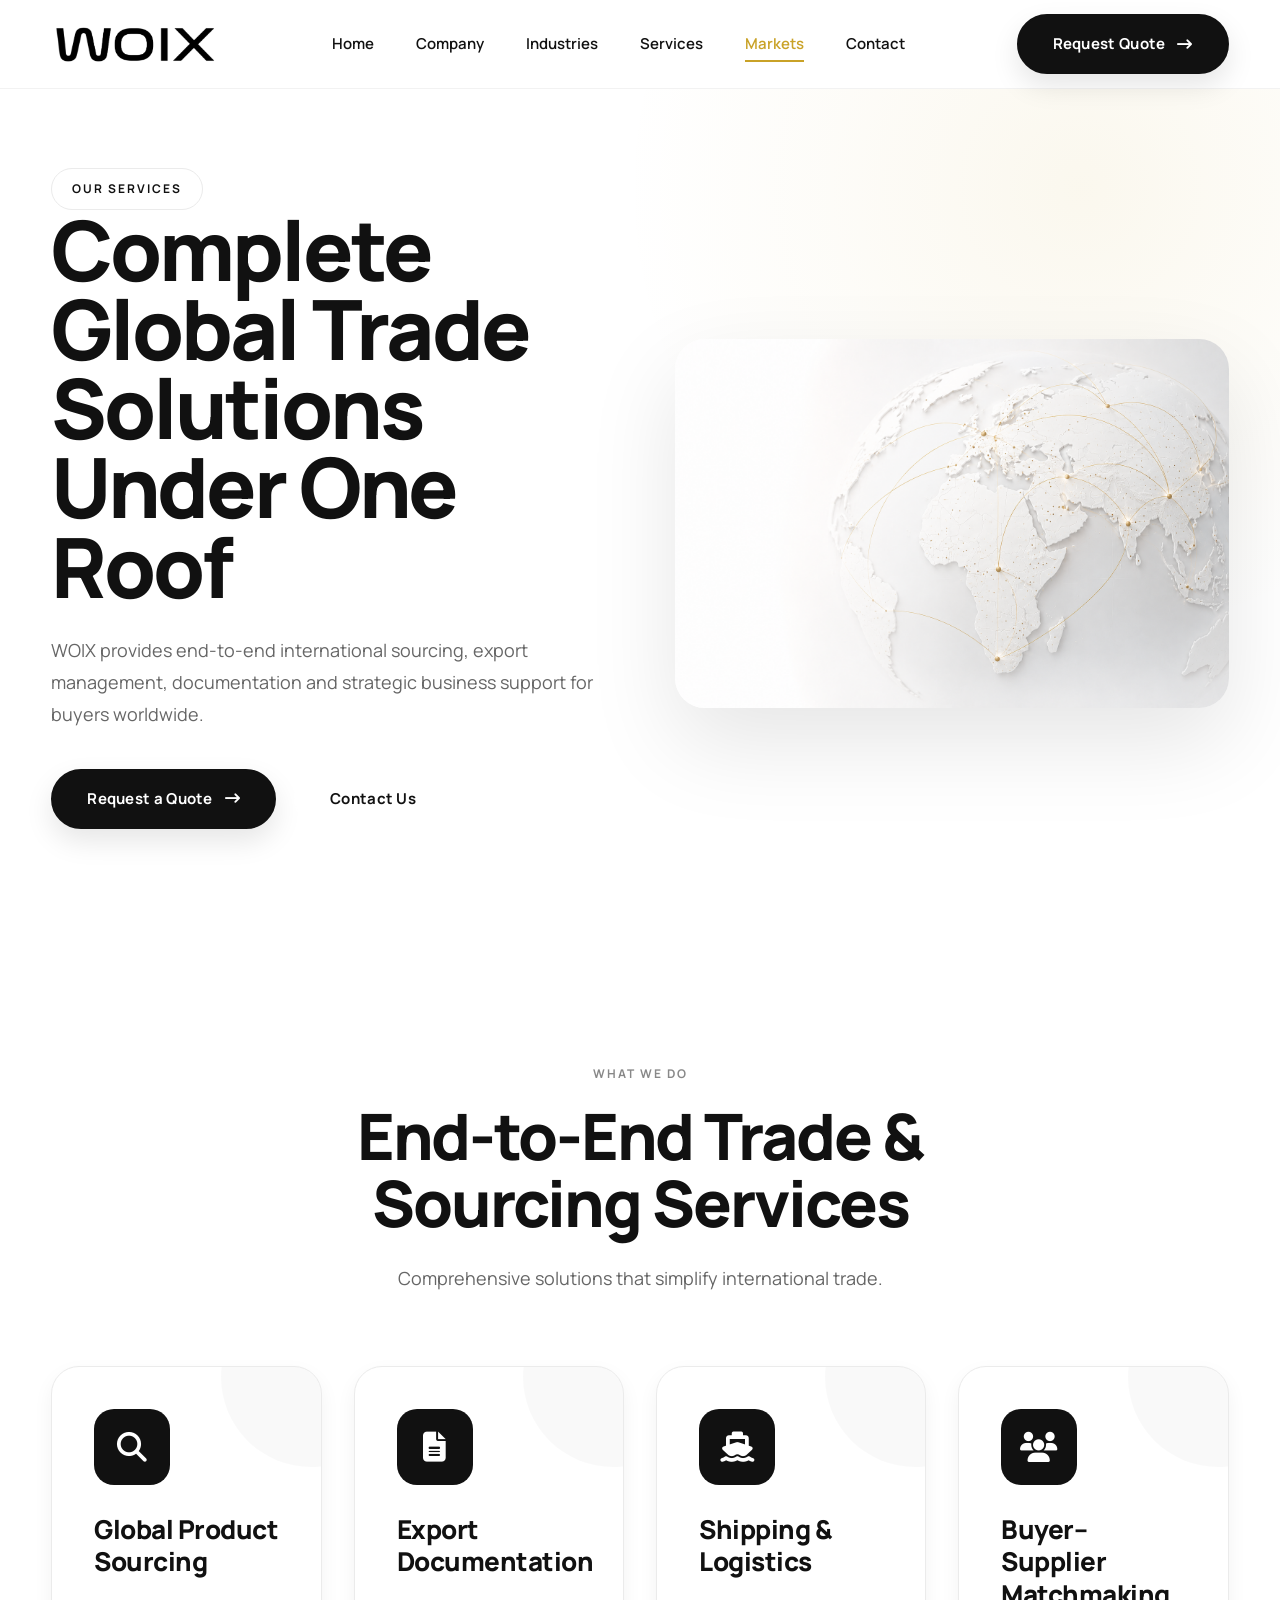
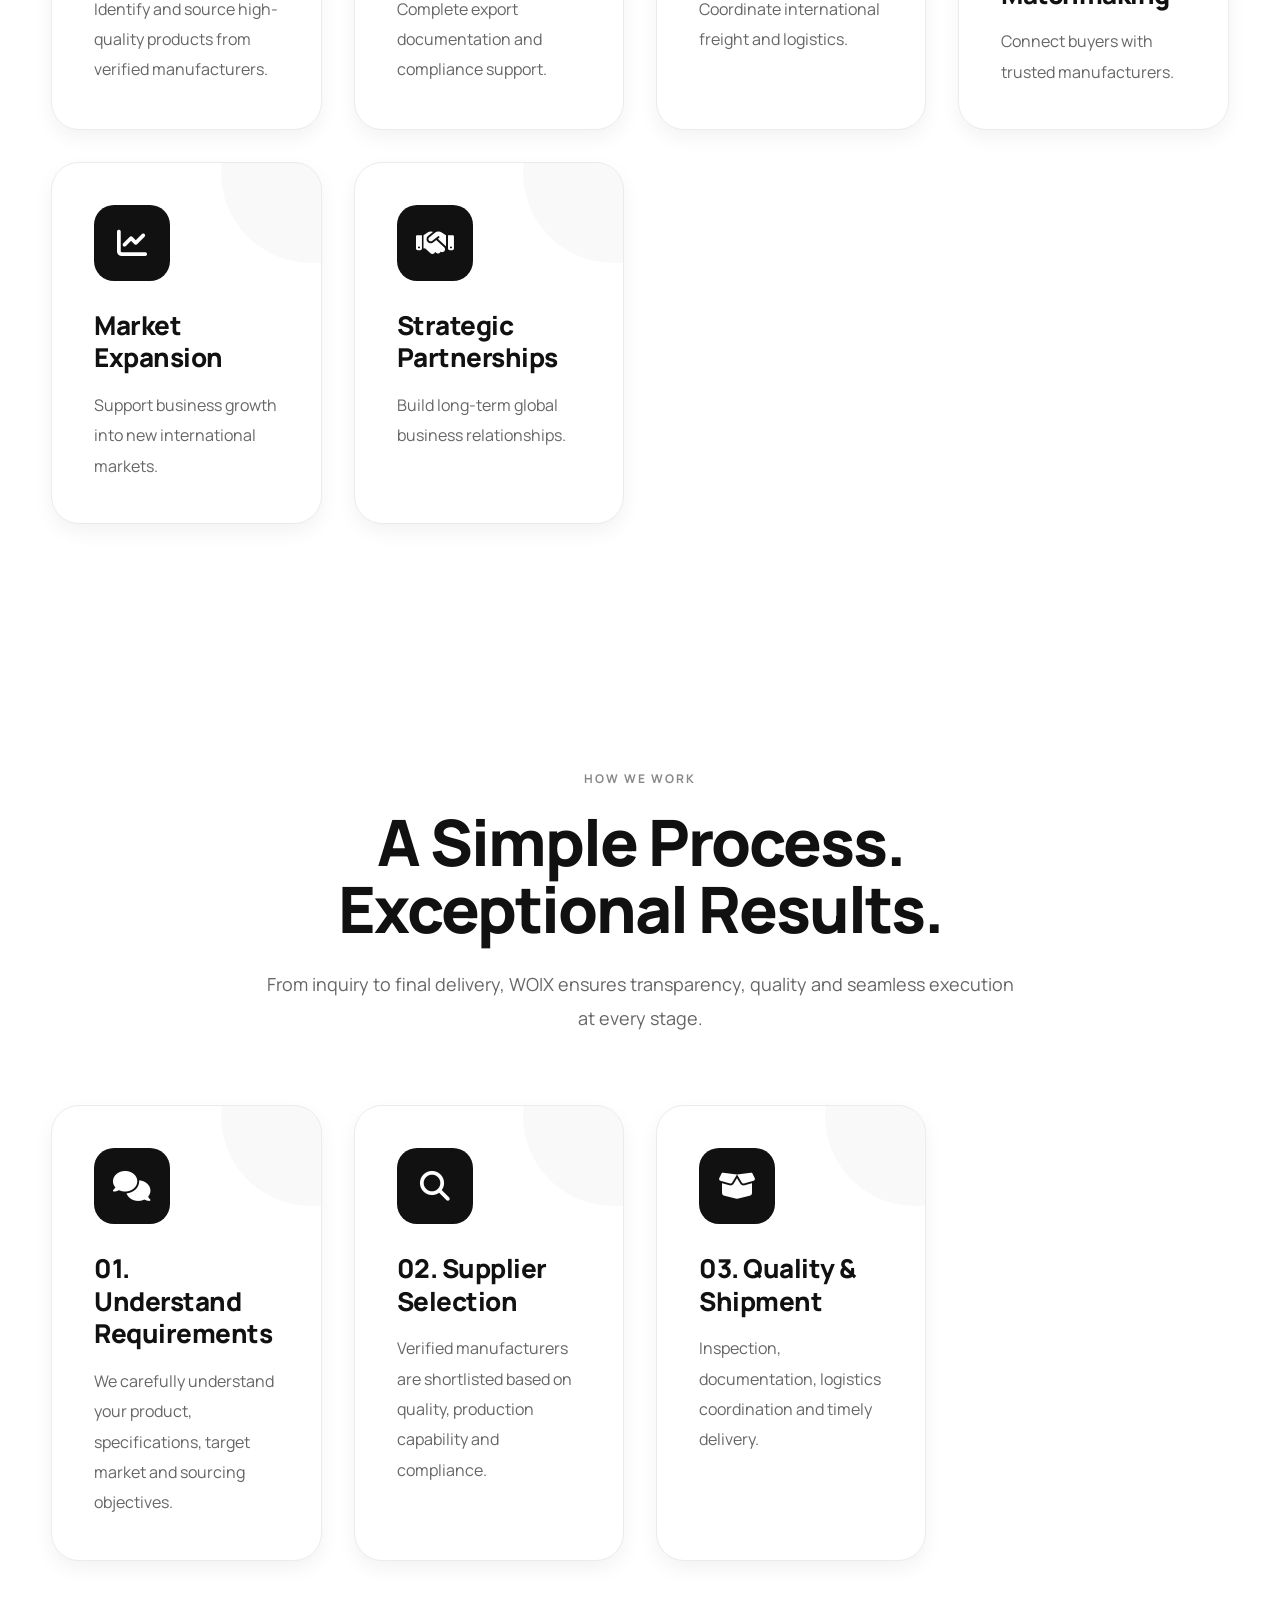
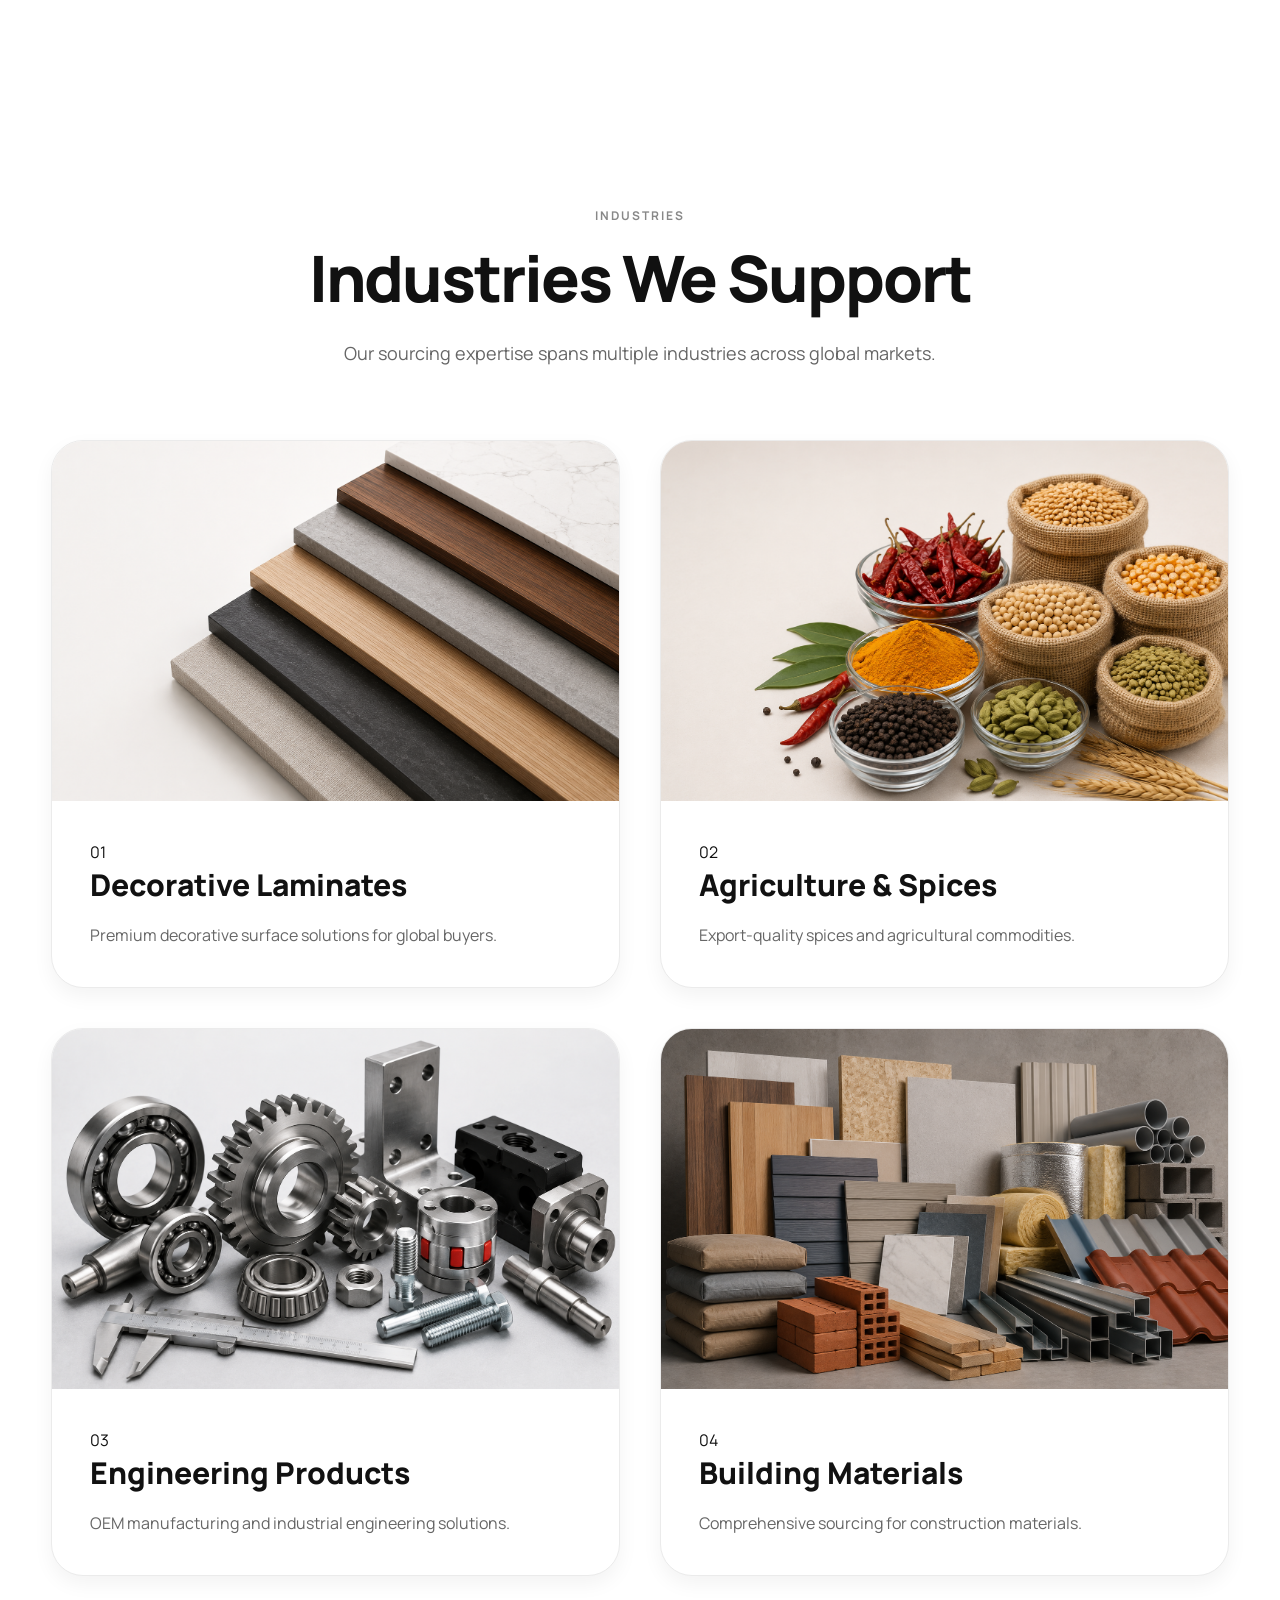
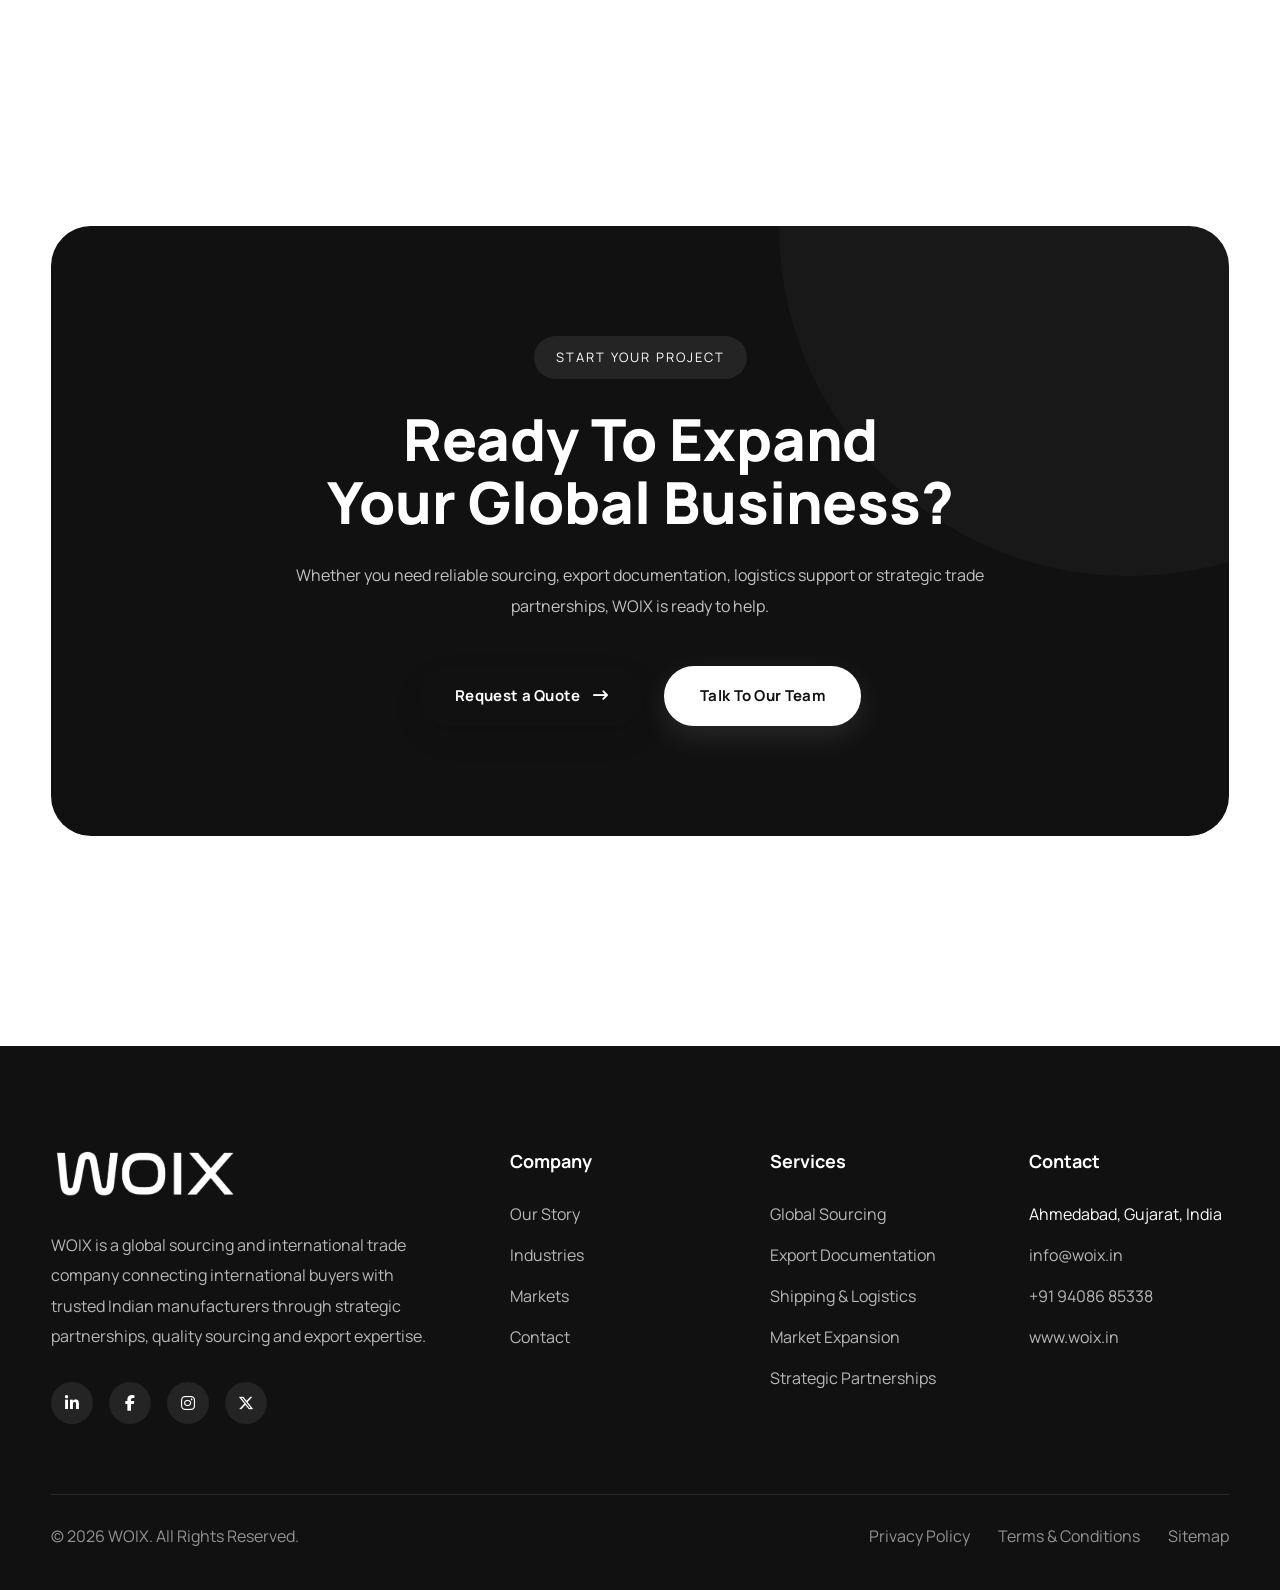
<file: services.html>
<!DOCTYPE html>
<html lang="en">

<head>
<!-- Google tag (gtag.js) -->
<script async src="https://www.googletagmanager.com/gtag/js?id=G-77315Y2ZKN"></script>
<script>
  window.dataLayer = window.dataLayer || [];
  function gtag(){dataLayer.push(arguments);}
  gtag('js', new Date());

  gtag('config', 'G-77315Y2ZKN');
</script>
    
    <!-- =========================================
         BASIC META
    ========================================== -->

    <meta charset="UTF-8">
    <meta http-equiv="X-UA-Compatible" content="IE=edge">
    <meta name="viewport" content="width=device-width, initial-scale=1.0">

    <!-- =========================================
         SEO
    ========================================== -->

    <title>
        WOIX Services | Global Sourcing, Export Documentation & International Trade
    </title>

    <meta name="description"
          content="Explore WOIX services including global sourcing, export documentation, buyer-supplier matchmaking, logistics coordination, market expansion and strategic partnerships.">

    <meta name="keywords"
          content="WOIX Services, Global Sourcing, International Trade, Export Documentation, Buyer Supplier Matchmaking, Logistics, Procurement, Merchant Exporter, India Export">

    <meta name="author"
          content="WOIX">

    <meta name="robots"
          content="index, follow">

    <meta name="theme-color"
          content="#111111">

    <link rel="canonical"
          href="https://www.woix.in/services.html">

    <!-- =========================================
         OPEN GRAPH
    ========================================== -->

    <meta property="og:type"
          content="website">

    <meta property="og:title"
          content="WOIX Services | Complete Global Trade Solutions">

    <meta property="og:description"
          content="Premium sourcing, export documentation, logistics coordination and strategic partnerships for international buyers.">

    <meta property="og:url"
          content="https://www.woix.in/services.html">

    <meta property="og:image"
          content="https://www.woix.in/images/og-image.jpg">

    <!-- =========================================
         TWITTER
    ========================================== -->

    <meta name="twitter:card"
          content="summary_large_image">

    <meta name="twitter:title"
          content="WOIX Services">

    <meta name="twitter:description"
          content="End-to-end international sourcing and export solutions from India.">

    <meta name="twitter:image"
          content="https://www.woix.in/images/og-image.jpg">

    <!-- =========================================
         FAVICONS
    ========================================== -->

    <link rel="icon"
          type="image/png"
          href="images/favicon.png">

    <link rel="apple-touch-icon"
          href="images/apple-touch-icon.png">

    <!-- =========================================
         GOOGLE FONTS
    ========================================== -->

    <link rel="preconnect"
          href="https://fonts.googleapis.com">

    <link rel="preconnect"
          href="https://fonts.gstatic.com"
          crossorigin>

    <link href="https://fonts.googleapis.com/css2?family=Manrope:wght@300;400;500;600;700;800&display=swap"
          rel="stylesheet">

    <!-- =========================================
         FONT AWESOME
    ========================================== -->

    <link rel="stylesheet"
          href="https://cdnjs.cloudflare.com/ajax/libs/font-awesome/6.7.2/css/all.min.css">

    <!-- =========================================
         WOIX CSS
    ========================================== -->

    <link rel="stylesheet"
          href="style-v2.css">

    <link rel="stylesheet"
          href="responsive-v2.css">

</head>

<body>
    <div class="scroll-progress"></div>

<!-- =====================================
HEADER
====================================== -->

<header class="header">

<div class="container">

<nav class="navbar">

<a href="index.html" class="logo">
    <img src="images/logos/logo-black.png"
     alt="WOIX"
     class="logo-img">
</a>

<ul class="nav-menu">

                <li><a href="index.html">Home</a></li>
                <li><a href="about.html">Company</a></li>
                <li><a href="#industries">Industries</a></li>
                <li><a href="services.html">Services</a></li>
                <li><a href="markets.html" class="active">Markets</a></li>
                <li><a href="contact.html">Contact</a></li>

</ul>

<div class="nav-right">

<a href="request-quote.html" class="btn-dark">

Request Quote

<i class="fa-solid fa-arrow-right-long"></i>

</a>

<div class="menu-toggle">

<i class="fa-solid fa-bars"></i>

</div>

</div>

</nav>

</div>

</header>

<!-- =====================================
SERVICES HERO
===================================== -->

<section class="services-hero">

    <div class="container">

        <div class="hero-grid">

            <div class="hero-left">

                <span class="section-tag">
                    OUR SERVICES
                </span>

                <h1>
                    Complete Global
                    Trade Solutions
                    Under One Roof
                </h1>

                <p>
                    WOIX provides end-to-end international sourcing,
                    export management, documentation and strategic
                    business support for buyers worldwide.
                </p>

                <div class="hero-buttons">

                    <a href="request-quote.html" class="btn-dark">
                        Request a Quote
                        <i class="fa-solid fa-arrow-right-long"></i>
                    </a>

                    <a href="contact.html" class="btn-light">
                        Contact Us
                    </a>

                </div>

            </div>

            <div class="hero-right">

                <img src="images/hero-world.jpg"
                     alt="Global Trade Services">

            </div>

        </div>

    </div>

</section>
<!-- =====================================
CORE SERVICES
===================================== -->

<section class="services-section">

    <div class="container">

        <div class="section-heading center">

            <span>WHAT WE DO</span>

            <h2>
                End-to-End Trade
                & Sourcing Services
            </h2>

            <p>
                Comprehensive solutions that simplify international trade.
            </p>

        </div>

        <div class="features-grid">

            <div class="feature-box">
                <div class="feature-icon">
                    <i class="fa-solid fa-magnifying-glass"></i>
                </div>
                <h4>Global Product Sourcing</h4>
                <p>Identify and source high-quality products from verified manufacturers.</p>
            </div>

            <div class="feature-box">
                <div class="feature-icon">
                    <i class="fa-solid fa-file-lines"></i>
                </div>
                <h4>Export Documentation</h4>
                <p>Complete export documentation and compliance support.</p>
            </div>

            <div class="feature-box">
                <div class="feature-icon">
                    <i class="fa-solid fa-ship"></i>
                </div>
                <h4>Shipping & Logistics</h4>
                <p>Coordinate international freight and logistics.</p>
            </div>

            <div class="feature-box">
                <div class="feature-icon">
                    <i class="fa-solid fa-users"></i>
                </div>
                <h4>Buyer–Supplier Matchmaking</h4>
                <p>Connect buyers with trusted manufacturers.</p>
            </div>

            <div class="feature-box">
                <div class="feature-icon">
                    <i class="fa-solid fa-chart-line"></i>
                </div>
                <h4>Market Expansion</h4>
                <p>Support business growth into new international markets.</p>
            </div>

            <div class="feature-box">
                <div class="feature-icon">
                    <i class="fa-solid fa-handshake"></i>
                </div>
                <h4>Strategic Partnerships</h4>
                <p>Build long-term global business relationships.</p>
            </div>

        </div>

    </div>

</section>
<!-- =====================================
OUR PROCESS
===================================== -->

<section class="process-section">

    <div class="container">

        <div class="section-heading center">

            <span>HOW WE WORK</span>

            <h2>
                A Simple Process.<br>
                Exceptional Results.
            </h2>

            <p>
                From inquiry to final delivery, WOIX ensures transparency,
                quality and seamless execution at every stage.
            </p>

        </div>

        <div class="features-grid">

            <div class="feature-box">

                <div class="feature-icon">
                    <i class="fa-solid fa-comments"></i>
                </div>

                <h4>01. Understand Requirements</h4>

                <p>
                    We carefully understand your product,
                    specifications, target market and sourcing objectives.
                </p>

            </div>

            <div class="feature-box">

                <div class="feature-icon">
                    <i class="fa-solid fa-magnifying-glass"></i>
                </div>

                <h4>02. Supplier Selection</h4>

                <p>
                    Verified manufacturers are shortlisted based on
                    quality, production capability and compliance.
                </p>

            </div>

            <div class="feature-box">

                <div class="feature-icon">
                    <i class="fa-solid fa-box-open"></i>
                </div>

                <h4>03. Quality & Shipment</h4>

                <p>
                    Inspection, documentation,
                    logistics coordination and timely delivery.
                </p>

            </div>

        </div>

    </div>

</section>
<!-- =====================================
INDUSTRIES WE SERVE
===================================== -->

<section class="industries">

    <div class="container">

        <div class="section-heading center">

            <span>INDUSTRIES</span>

            <h2>
                Industries We Support
            </h2>

            <p>
                Our sourcing expertise spans multiple industries
                across global markets.
            </p>

        </div>

        <div class="industry-grid">

            <article class="industry-card">

                <div class="industry-image">
                    <img src="images/industries/laminates.jpg" alt="Decorative Laminates">
                </div>

                <div class="industry-content">

                    <span>01</span>

                    <h3>Decorative Laminates</h3>

                    <p>Premium decorative surface solutions for global buyers.</p>

                </div>

            </article>

            <article class="industry-card">

                <div class="industry-image">
                    <img src="images/industries/agriculture.jpg" alt="Agriculture">
                </div>

                <div class="industry-content">

                    <span>02</span>

                    <h3>Agriculture & Spices</h3>

                    <p>Export-quality spices and agricultural commodities.</p>

                </div>

            </article>

            <article class="industry-card">

                <div class="industry-image">
                    <img src="images/industries/engineering.jpg" alt="Engineering">
                </div>

                <div class="industry-content">

                    <span>03</span>

                    <h3>Engineering Products</h3>

                    <p>OEM manufacturing and industrial engineering solutions.</p>

                </div>

            </article>

            <article class="industry-card">

                <div class="industry-image">
                    <img src="images/industries/building.jpg" alt="Building Materials">
                </div>

                <div class="industry-content">

                    <span>04</span>

                    <h3>Building Materials</h3>

                    <p>Comprehensive sourcing for construction materials.</p>

                </div>

            </article>

        </div>

    </div>

</section>

<!-- =====================================
PREMIUM CTA
===================================== -->

<section class="cta">

    <div class="container">

        <div class="cta-box">

            <span class="cta-tag">

                START YOUR PROJECT

            </span>

            <h2>

                Ready To Expand<br>
                Your Global Business?

            </h2>

            <p>

                Whether you need reliable sourcing,
                export documentation, logistics support
                or strategic trade partnerships,
                WOIX is ready to help.

            </p>

            <div class="cta-buttons">

                <a href="request-quote.html" class="btn-dark">
                 
                    Request a Quote

                    <i class="fa-solid fa-arrow-right-long"></i>

                </a>

                <a href="contact.html" class="btn-light">
                    Talk To Our Team
                </a>

            </div>

        </div>

    </div>

</section>

<!-- =====================================
FOOTER
===================================== -->

<footer class="footer">

    <div class="container">

        <div class="footer-grid">

            <!-- Column 1 -->

            <div class="footer-about">

    <img
        src="images/logos/logo-white.png"
        alt="WOIX"
        class="footer-logo">

    <p>
        WOIX is a global sourcing and international trade company
        connecting international buyers with trusted Indian
        manufacturers through strategic partnerships,
        quality sourcing and export expertise.
    </p>

    <div class="footer-social">

        <a href="#"><i class="fab fa-linkedin-in"></i></a>

        <a href="#"><i class="fab fa-facebook-f"></i></a>

        <a href="#"><i class="fab fa-instagram"></i></a>

        <a href="#"><i class="fab fa-x-twitter"></i></a>

    </div>

</div>

            <!-- Column 2 -->

            <div>

                <h4>Company</h4>

                <ul>
<li><a href="about.html">Our Story</a></li>
<li><a href="services.html">Industries</a></li>
<li><a href="markets.html">Markets</a></li>

                    <li><a href="contact.html">Contact</a></li>

                </ul>

            </div>

            <!-- Column 3 -->

            <div>

                <h4>Services</h4>

                <ul>

                    <li><a href="services.html">Global Sourcing</a></li>

                    <li><a href="services.html">Export Documentation</a></li>

                    <li><a href="services.html">Shipping & Logistics</a></li>

                    <li><a href="services.html">Market Expansion</a></li>

                    <li><a href="services.html">Strategic Partnerships</a></li>

                </ul>

            </div>

            <!-- Column 4 -->

            <div>

                <h4>Contact</h4>

                <ul>

                    <li>
                        Ahmedabad, Gujarat, India
                    </li>

                    <li>
                        <a href="mailto:info@woix.in">info@woix.in</a>
                    </li>

                    <li>
                        <a href="tel:+919408685338">+91 94086 85338</a>
                    </li>

                    <li>

                        <a href="https://www.woix.in">

                            www.woix.in

                        </a>

                    </li>

                </ul>

            </div>

        </div>

        <div class="footer-bottom">

            <p>

                © 2026 WOIX. All Rights Reserved.

            </p>

            <div>

                <a href="privacy.html">Privacy Policy</a>

                <a href="terms.html">Terms & Conditions</a>

                <a href="sitemap.xml">Sitemap</a>

            </div>

        </div>

    </div>

</footer>

<!-- ================================
SCRIPTS
================================ -->

<script src="main.js"></script>

</body>

</html>
</file>
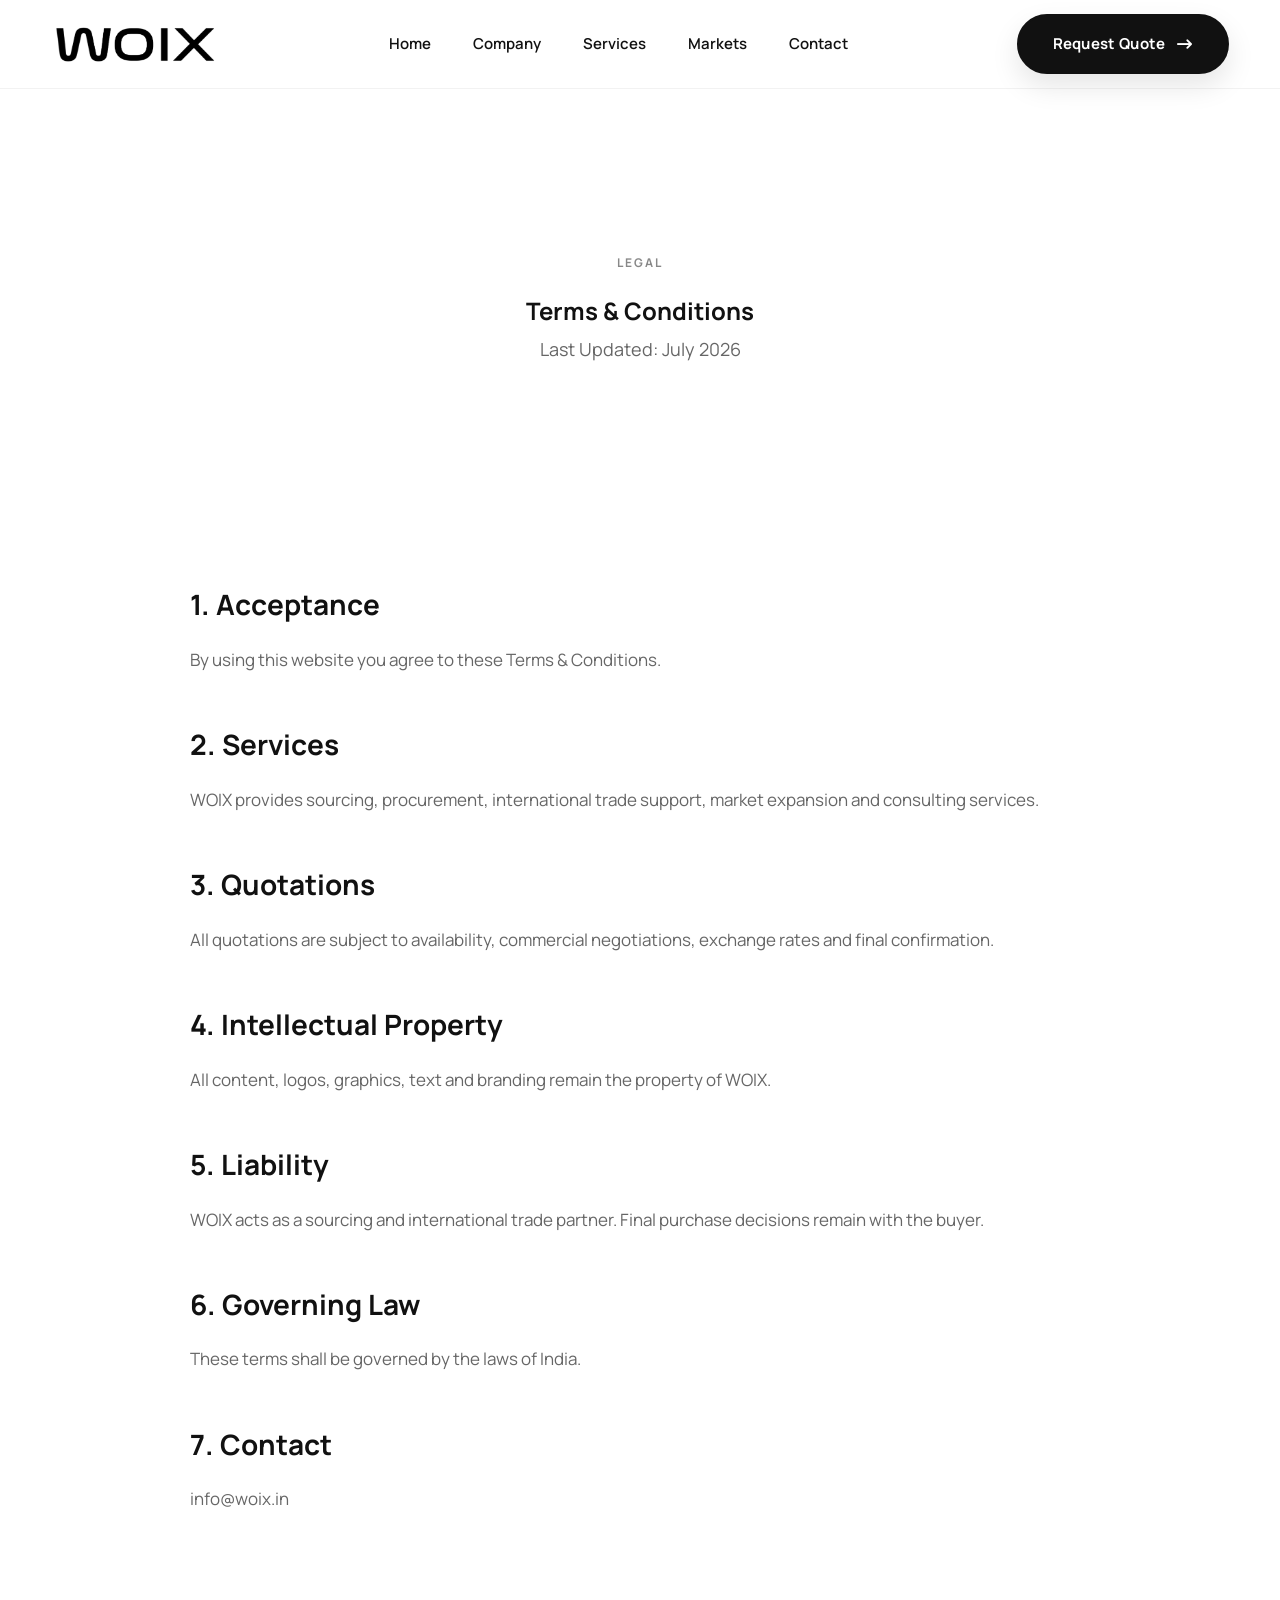
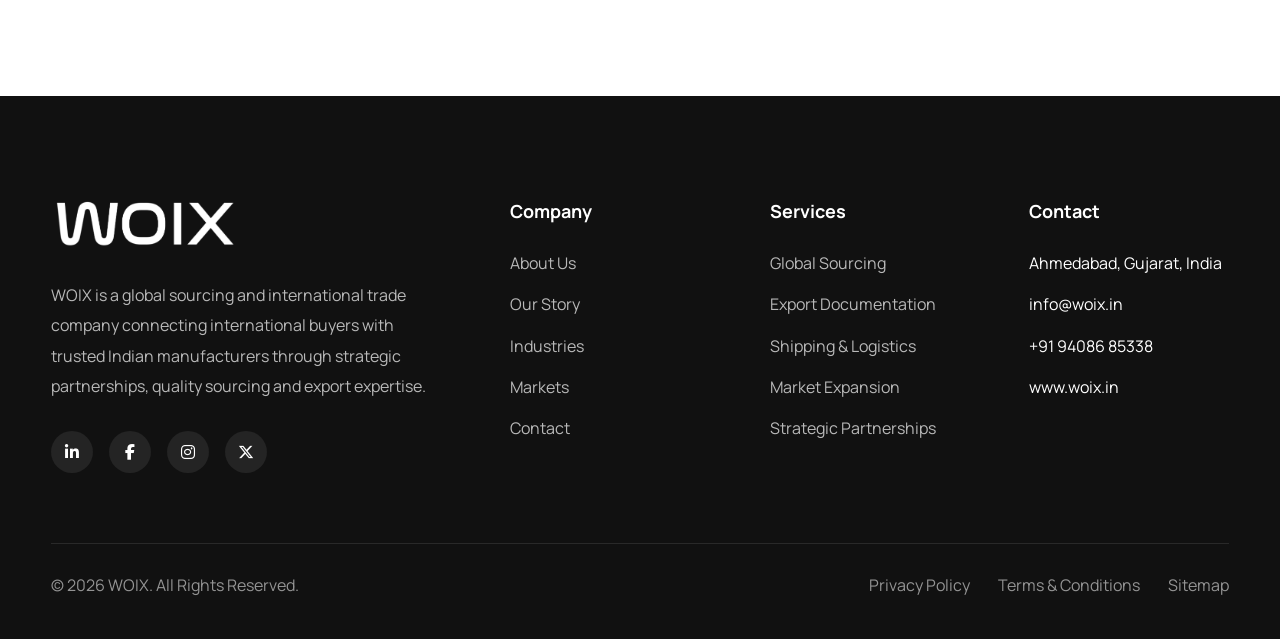
<file: terms.html>
<!DOCTYPE html>
<html lang="en">

<head>
<!-- Google tag (gtag.js) -->
<script async src="https://www.googletagmanager.com/gtag/js?id=G-77315Y2ZKN"></script>
<script>
  window.dataLayer = window.dataLayer || [];
  function gtag(){dataLayer.push(arguments);}
  gtag('js', new Date());

  gtag('config', 'G-77315Y2ZKN');
</script>
    
    <!-- =========================================
         BASIC META
    ========================================== -->

    <meta charset="UTF-8">
    <meta http-equiv="X-UA-Compatible" content="IE=edge">
    <meta name="viewport" content="width=device-width, initial-scale=1.0">

    <!-- =========================================
         PRIMARY SEO
    ========================================== -->

    <title>Terms & Conditions | WOIX</title>
    <meta name="description"
    content="Read the WOIX Terms & Conditions governing the use of our website, enquiries and international trade services.">
    
    <meta name="keywords"
    content="Terms and Conditions, WOIX, Website Terms, International Trade, Global Sourcing">

    <meta name="author" content="WOIX">

    <meta name="robots" content="index,follow">

    <meta name="theme-color" content="#111111">

    <link rel="canonical" href="https://www.woix.in/terms.html">

    <!-- =========================================
         OPEN GRAPH
    ========================================== -->

    <meta property="og:type" content="website">

    <meta property="og:site_name" content="WOIX">

    <meta property="og:title"
          content="Terms & Conditions | WOIX">

    <meta property="og:description"
          content="Discover WOIX, our vision, mission and global trade expertise connecting trusted Indian manufacturers with international buyers.">

    <meta property="og:url"
          content="https://www.woix.in/about.html">

    <meta property="og:image"
          content="https://www.woix.in/images/og-image.jpg">

    <meta property="og:locale"
          content="en_US">

    <!-- =========================================
         TWITTER
    ========================================== -->

    <meta name="twitter:card"
          content="summary_large_image">

    <meta name="twitter:title"
          content="Terms & Conditions | WOIX">

    <meta name="twitter:description"
          content="Learn about WOIX and our international sourcing expertise.">

    <meta name="twitter:image"
          content="https://www.woix.in/images/og-image.jpg">

    <!-- =========================================
         FAVICONS
    ========================================== -->

    <link rel="icon" type="image/png" href="images/favicon.png">

    <link rel="apple-touch-icon" href="images/apple-touch-icon.png">

    <!-- =========================================
         GOOGLE FONTS
    ========================================== -->

    <link rel="preconnect" href="https://fonts.googleapis.com">

    <link rel="preconnect" href="https://fonts.gstatic.com" crossorigin>

    <link href="https://fonts.googleapis.com/css2?family=Manrope:wght@300;400;500;600;700;800&display=swap"
          rel="stylesheet">

    <!-- =========================================
         FONT AWESOME
    ========================================== -->

    <link rel="stylesheet"
          href="https://cdnjs.cloudflare.com/ajax/libs/font-awesome/6.7.2/css/all.min.css">

    <!-- =========================================
         WOIX CSS
    ========================================== -->

    <link rel="stylesheet" href="style-v2.css">

    <link rel="stylesheet" href="responsive-v2.css">

</head>

<body>
<div class="scroll-progress"></div>
<!-- =====================================
HEADER
====================================== -->

<header class="header">

<div class="container">

<nav class="navbar">

<a href="index.html" class="logo">
    <img src="images/logos/logo-black.png"
     alt="WOIX"
     class="logo-img">
</a>

<ul class="nav-menu">

<li><a href="index.html">Home</a></li>

<li><a href="about.html">Company</a></li>

<li><a href="services.html">Services</a></li>

<li><a href="markets.html">Markets</a></li>

<li><a href="contact.html">Contact</a></li>

</ul>

<div class="nav-right">

<a href="request-quote.html" class="btn-dark">

Request Quote

<i class="fa-solid fa-arrow-right-long"></i>

</a>

<div class="menu-toggle">

<i class="fa-solid fa-bars"></i>

</div>

</div>

</nav>

</div>

</header>

<!-- =====================================
TERMS & CONDITIONS
===================================== -->

<section class="page-hero">

<div class="container">

<div class="section-heading center">

<span>LEGAL</span>

<h1>

Terms & Conditions

</h1>

<p>

Last Updated: July 2026

</p>

</div>

</div>

</section>

<section class="policy-section">

<div class="container">

<div class="policy-content">

<h2>1. Acceptance</h2>

<p>

By using this website you agree to these Terms & Conditions.

</p>

<h2>2. Services</h2>

<p>

WOIX provides sourcing, procurement,
international trade support,
market expansion and consulting services.

</p>

<h2>3. Quotations</h2>

<p>

All quotations are subject to
availability,
commercial negotiations,
exchange rates
and final confirmation.

</p>

<h2>4. Intellectual Property</h2>

<p>

All content, logos,
graphics,
text and branding remain the property
of WOIX.

</p>

<h2>5. Liability</h2>

<p>

WOIX acts as a sourcing and international
trade partner.
Final purchase decisions remain with the buyer.

</p>

<h2>6. Governing Law</h2>

<p>

These terms shall be governed by the laws of India.

</p>

<h2>7. Contact</h2>

<p>

<a href="mailto:info@woix.in">

info@woix.in

</a>

</p>

</div>

</div>

</section>

<!-- =====================================
FOOTER
===================================== -->

<footer class="footer">

    <div class="container">

        <div class="footer-grid">

            <!-- Column 1 -->

            <div class="footer-about">

    <img
        src="images/logos/logo-white.png"
        alt="WOIX"
        class="footer-logo">

    <p>
        WOIX is a global sourcing and international trade company
        connecting international buyers with trusted Indian
        manufacturers through strategic partnerships,
        quality sourcing and export expertise.
    </p>

    <div class="footer-social">

        <a href="#"><i class="fab fa-linkedin-in"></i></a>

        <a href="#"><i class="fab fa-facebook-f"></i></a>

        <a href="#"><i class="fab fa-instagram"></i></a>

        <a href="#"><i class="fab fa-x-twitter"></i></a>

    </div>

</div>

            <!-- Column 2 -->

            <div>

                <h4>Company</h4>

                <ul>

    <li>
        <a href="about.html">About Us</a>
    </li>

    <li>
        <a href="about.html">Our Story</a>
    </li>

    <li>
        <a href="services.html">Industries</a>
    </li>

    <li>
        <a href="markets.html">Markets</a>
    </li>

    <li>
        <a href="contact.html">Contact</a>
    </li>

</ul>

            </div>

            <!-- Column 3 -->

            <div>

                <h4>Services</h4>

                <ul>

                    <li><a href="#">Global Sourcing</a></li>

                    <li><a href="#">Export Documentation</a></li>

                    <li><a href="#">Shipping & Logistics</a></li>

                    <li><a href="#">Market Expansion</a></li>

                    <li><a href="#">Strategic Partnerships</a></li>

                </ul>

            </div>

            <!-- Column 4 -->

            <div>

                <h4>Contact</h4>

                <ul>

                    <li>
                        Ahmedabad, Gujarat, India
                    </li>

                    <li>
                        info@woix.in
                    </li>

                    <li>
                        +91 94086 85338
                    </li>

                    <li>
                        www.woix.in
                    </li>

                </ul>

            </div>

        </div>

        <div class="footer-bottom">

            <p>

                © 2026 WOIX. All Rights Reserved.

            </p>

            <div>

<a href="privacy.html">
    Privacy Policy
</a>

<a href="terms.html">
    Terms & Conditions
</a>

<a href="sitemap.xml">
    Sitemap
</a>

            </div>

        </div>

    </div>

</footer>
<!-- ================================
SCRIPTS
================================ -->

<script src="main.js"></script>

</body>

</html>
</file>
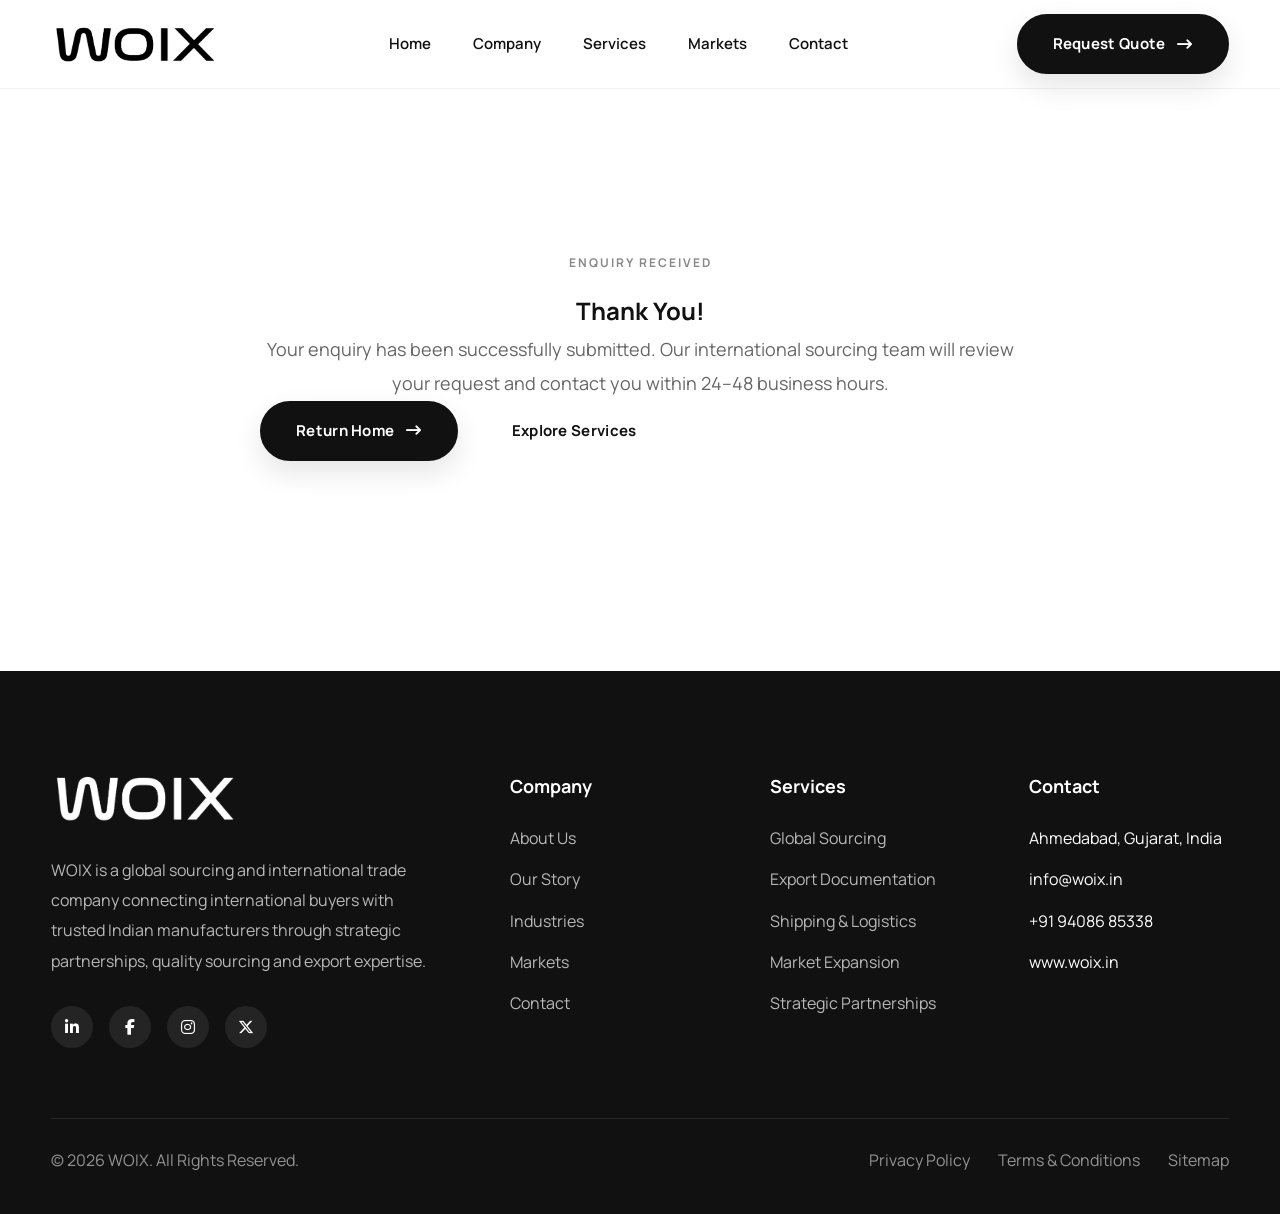
<file: thank-you.html>
<!DOCTYPE html>
<html lang="en">

<head>
<!-- Google tag (gtag.js) -->
<script async src="https://www.googletagmanager.com/gtag/js?id=G-77315Y2ZKN"></script>
<script>
  window.dataLayer = window.dataLayer || [];
  function gtag(){dataLayer.push(arguments);}
  gtag('js', new Date());

  gtag('config', 'G-77315Y2ZKN');
</script>
    
    <!-- =========================================
         BASIC META
    ========================================== -->

    <meta charset="UTF-8">
    <meta http-equiv="X-UA-Compatible" content="IE=edge">
    <meta name="viewport" content="width=device-width, initial-scale=1.0">

    <!-- =========================================
         PRIMARY SEO
    ========================================== -->

    <title>Thank You | WOIX</title>
    <meta name="description"
    content="Thank you for contacting WOIX. Our team has received your enquiry and will get back to you shortly.">

    <meta name="robots"
    content="noindex,nofollow">

    <meta name="author" content="WOIX">

    

    <meta name="theme-color" content="#111111">

    <link rel="canonical"href="https://www.woix.in/thank-you.html">
    <!-- =========================================
         OPEN GRAPH
    ========================================== -->

    <meta property="og:type" content="website">

    <meta property="og:site_name" content="WOIX">

    <meta property="og:title"
          content="Thank You | WOIX">

    <meta property="og:description"
          content="Thank you for contacting WOIX. Our team has received your enquiry and will respond within 24–48 business hours.">

    <meta property="og:url"
          content="https://www.woix.in/thank-you.html">

    <meta property="og:image"
          content="https://www.woix.in/images/og-image.jpg">

    <meta property="og:locale"
          content="en_US">

    <!-- =========================================
         TWITTER
    ========================================== -->

    <meta name="twitter:card"
          content="summary_large_image">

    <meta name="twitter:title"
          content="Thank You | WOIX">

    <meta name="twitter:description"
          content="Thank you for contacting WOIX. Our team has received your enquiry and will respond within 24–48 business hours.">


    <meta name="twitter:image"
          content="https://www.woix.in/images/og-image.jpg">

    <!-- =========================================
         FAVICONS
    ========================================== -->

    <link rel="icon" type="image/png" href="images/favicon.png">

    <link rel="apple-touch-icon" href="images/apple-touch-icon.png">

    <!-- =========================================
         GOOGLE FONTS
    ========================================== -->

    <link rel="preconnect" href="https://fonts.googleapis.com">

    <link rel="preconnect" href="https://fonts.gstatic.com" crossorigin>

    <link href="https://fonts.googleapis.com/css2?family=Manrope:wght@300;400;500;600;700;800&display=swap"
          rel="stylesheet">

    <!-- =========================================
         FONT AWESOME
    ========================================== -->

    <link rel="stylesheet"
          href="https://cdnjs.cloudflare.com/ajax/libs/font-awesome/6.7.2/css/all.min.css">

    <!-- =========================================
         WOIX CSS
    ========================================== -->

    <link rel="stylesheet" href="style-v2.css">

    <link rel="stylesheet" href="responsive-v2.css">

</head>

<body>
    <div class="scroll-progress"></div>

<!-- =====================================
HEADER
====================================== -->

<header class="header">

<div class="container">

<nav class="navbar">

<a href="index.html" class="logo">
    <img src="images/logos/logo-black.png"
     alt="WOIX"
     class="logo-img">
</a>

<ul class="nav-menu">

<li><a href="index.html">Home</a></li>

<li><a href="about.html">Company</a></li>

<li><a href="services.html">Services</a></li>

<li><a href="markets.html">Markets</a></li>

<li><a href="contact.html">Contact</a></li>

</ul>

<div class="nav-right">

<a href="request-quote.html" class="btn-dark">

Request Quote

<i class="fa-solid fa-arrow-right-long"></i>

</a>

<div class="menu-toggle">

<i class="fa-solid fa-bars"></i>

</div>

</div>

</nav>

</div>

</header>

<!-- =====================================
THANK YOU
===================================== -->

<section class="page-hero">

    <div class="container">

        <div class="section-heading center">

            <span>ENQUIRY RECEIVED</span>

            <h1>Thank You!</h1>

            <p>

                Your enquiry has been successfully submitted.

                Our international sourcing team will review your
                request and contact you within 24–48 business hours.

            </p>

            <div class="hero-buttons">

                <a href="index.html" class="btn-dark">

                    Return Home

                    <i class="fa-solid fa-arrow-right-long"></i>

                </a>

                <a href="services.html" class="btn-light">

                    Explore Services

                </a>

            </div>

        </div>

    </div>

</section>

<!-- =====================================
FOOTER
===================================== -->

<footer class="footer">

    <div class="container">

        <div class="footer-grid">

            <!-- Column 1 -->

            <div class="footer-about">

    <img
        src="images/logos/logo-white.png"
        alt="WOIX"
        class="footer-logo">

    <p>
        WOIX is a global sourcing and international trade company
        connecting international buyers with trusted Indian
        manufacturers through strategic partnerships,
        quality sourcing and export expertise.
    </p>

    <div class="footer-social">

        <a href="#"><i class="fab fa-linkedin-in"></i></a>

        <a href="#"><i class="fab fa-facebook-f"></i></a>

        <a href="#"><i class="fab fa-instagram"></i></a>

        <a href="#"><i class="fab fa-x-twitter"></i></a>

    </div>

</div>

            <!-- Column 2 -->

            <div>

                <h4>Company</h4>

                <ul>

    <li>
        <a href="about.html">About Us</a>
    </li>

    <li>
        <a href="about.html">Our Story</a>
    </li>

    <li>
        <a href="services.html">Industries</a>
    </li>

    <li>
        <a href="markets.html">Markets</a>
    </li>

    <li>
        <a href="contact.html">Contact</a>
    </li>

</ul>

            </div>

            <!-- Column 3 -->

            <div>

                <h4>Services</h4>

                <ul>

                    <li><a href="#">Global Sourcing</a></li>

                    <li><a href="#">Export Documentation</a></li>

                    <li><a href="#">Shipping & Logistics</a></li>

                    <li><a href="#">Market Expansion</a></li>

                    <li><a href="#">Strategic Partnerships</a></li>

                </ul>

            </div>

            <!-- Column 4 -->

            <div>

                <h4>Contact</h4>

                <ul>

                    <li>
                        Ahmedabad, Gujarat, India
                    </li>

                    <li>
                        info@woix.in
                    </li>

                    <li>
                        +91 94086 85338
                    </li>

                    <li>
                        www.woix.in
                    </li>

                </ul>

            </div>

        </div>

        <div class="footer-bottom">

            <p>

                © 2026 WOIX. All Rights Reserved.

            </p>

            <div>

<a href="privacy.html">
    Privacy Policy
</a>

<a href="terms.html">
    Terms & Conditions
</a>

<a href="sitemap.xml">
    Sitemap
</a>

            </div>

        </div>

    </div>

</footer>
<!-- ================================
SCRIPTS
================================ -->

<script src="main.js"></script>

</body>

</html>
</file>
<file: style-v2.css>
/*=========================================================
WOIX PREMIUM WEBSITE V2
Design System
Version 2.0
=========================================================*/

/* Google Font */
@import url('https://fonts.googleapis.com/css2?family=Manrope:wght@300;400;500;600;700;800&display=swap');

html{

    scroll-behavior:smooth;

}   
/*=========================================================
ROOT VARIABLES
=========================================================*/

:root{

/* Colors */

--black:#111111;
--dark:#222222;
--white:#ffffff;

--text:#666666;
--text-light:#888888;

--bg:#ffffff;
--bg-soft:#f7f7f7;

--border:#ebebeb;

--gold:#C9A227;

/* Radius */

--radius-sm:14px;
--radius:22px;
--radius-lg:36px;

/* Shadow */

--shadow-sm:0 8px 20px rgba(0,0,0,.05);

--shadow:
0 18px 60px rgba(0,0,0,.08);

--shadow-lg:
0 40px 100px rgba(0,0,0,.12);

/* Animation */

--transition:all .35s ease;

}

/*=========================================================
RESET
=========================================================*/

*{

margin:0;
padding:0;

box-sizing:border-box;

}

html{

scroll-behavior:smooth;

}

body{

font-family:'Manrope',sans-serif;

font-size:16px;

background:var(--bg);

color:var(--black);

line-height:1.7;

overflow-x:hidden;

-webkit-font-smoothing:antialiased;

padding-top:88px;

}

img{

display:block;

width:100%;

height:auto;

}
.hero-right img,
.industry-image img,
.markets-image img{

    user-select:none;

    -webkit-user-drag:none;

}

a{

text-decoration:none;

color:inherit;

transition:var(--transition);

}

ul{

list-style:none;

}

button{

border:none;

outline:none;

cursor:pointer;

background:none;

font:inherit;

}

/*=========================================================
LAYOUT
=========================================================*/

.container{

width:min(1320px,92%);

margin:auto;

}

section{

padding:120px 0;

position:relative;

}

/*=========================================================
TYPOGRAPHY
=========================================================*/

.section-heading{

max-width:760px;

margin:0 auto 70px;

}

.section-heading.center{

text-align:center;

}

.section-heading span{

display:inline-block;

font-size:12px;

font-weight:700;

letter-spacing:2px;

text-transform:uppercase;

color:var(--text-light);

margin-bottom:18px;

}

.section-heading h2{

font-size:clamp(42px,5vw,72px);

line-height:1.05;

letter-spacing:-2px;

font-weight:800;

margin-bottom:25px;

}

.section-heading p{

font-size:18px;

color:var(--text);

line-height:1.9;

max-width:760px;

}

/*=========================================================
BUTTONS
=========================================================*/

.btn-dark,
.btn-light,
.btn-outline{

    display:inline-flex;

    align-items:center;

    justify-content:center;

    gap:12px;

    height:60px;

    padding:0 34px;

    border-radius:999px;

    font-size:15px;

    font-weight:700;

    letter-spacing:.3px;

    text-decoration:none;

    cursor:pointer;

  transition:var(--transition);

    white-space:nowrap;

}
a:focus-visible,
button:focus-visible{

    outline:2px solid var(--gold);

    outline-offset:4px;

}
/*==================================
Primary Button
==================================*/

.btn-dark{

    background:#111;

    color:#fff;

    border:2px solid #111;

    box-shadow:0 12px 28px rgba(0,0,0,.10);

}

.btn-dark:hover{

    background:#222;

    border-color:#222;

    color:#fff;

    transform:translateY(-4px);

    box-shadow:0 20px 45px rgba(0,0,0,.18);

}

.btn-dark i{

    transition:var(--transition);

}

.btn-dark:hover i{

    transform:translateX(5px);

}

/*==================================
Outline Button
==================================*/

.btn-outline{

    background:#fff;

    color:#111;

    border:2px solid #111;

}

.btn-outline:hover{

    background:#111;

    color:#fff;

    transform:translateY(-4px);

    box-shadow:0 20px 45px rgba(0,0,0,.12);

}

.btn-outline i{

   transition:var(--transition);

}

.btn-outline:hover i{

    transform:translateX(5px);

}

/*==================================
Light Button
==================================*/

.btn-light{

    background:#fff;

    color:#111;

    border:2px solid #fff;

    box-shadow:0 10px 30px rgba(255,255,255,.10);

}

.btn-light:hover{

    background:#f4f4f4;

    color:#111;

    transform:translateY(-4px);

    box-shadow:0 18px 40px rgba(255,255,255,.15);

}

.btn-light i{

   transition:var(--transition);

}

.btn-light:hover i{

    transform:translateX(5px);

}

/*==================================
Button Focus
==================================*/

.btn-dark:focus,
.btn-outline:focus,
.btn-light:focus{

    outline:none;

    box-shadow:0 0 0 4px rgba(201,162,39,.25);

}
/*=========================================================
HEADER
=========================================================*/

.header{

    position:fixed;
    top:0;
    left:0;

    width:100%;

    z-index:1000;

    background:rgba(255,255,255,.92);

    backdrop-filter:blur(20px);

    border-bottom:1px solid rgba(0,0,0,.05);

    transition:var(--transition);

}

.header.scrolled{

    background:rgba(255,255,255,.88);

    backdrop-filter:blur(28px);

    box-shadow:0 12px 35px rgba(0,0,0,.08);

}

.header,
.navbar,
.logo img{

    transition:

        all .45s cubic-bezier(.22,1,.36,1);

}

.header.scrolled .navbar{

    height:74px;

}

.header.scrolled .logo img{

    width:150px;

}

.navbar{

    display:flex;

    justify-content:space-between;

    align-items:center;

    height:88px;

}

.logo{

    display:flex;

    align-items:center;

}

.logo img{

    width:170px;

    height:42px;

}

.nav-menu{

    display:flex;

    gap:42px;

    align-items:center;

}

.nav-menu li{

    list-style:none;

}

.nav-menu a{

    font-size:15px;

    font-weight:600;

    color:#111;

    position:relative;

}

.nav-menu a::after{

    content:"";

    position:absolute;

    left:0;
    bottom:-8px;

    width:0;

    height:2px;

    background:#111;

   transition:var(--transition);

}

.nav-menu a:hover{

    color:var(--gold);

}

.nav-menu a:hover::after{

    width:100%;

    background:var(--gold);

}

.nav-right{

    display:flex;

    align-items:center;

    gap:25px;

}

.menu-toggle{

    display:none;

    font-size:24px;

    cursor:pointer;

}

/*=========================================================
HERO
=========================================================*/

.hero,
.about-hero,
.services-hero,
.contact-hero{

    position:relative;
    overflow:hidden;
    padding:80px 0 60px;
    background:#fff;

}

/* Background Glow */

.hero::before,
.about-hero::before,
.services-hero::before,
.contact-hero::before{

    content:"";

    position:absolute;

    width:900px;

    height:900px;

    top:-350px;

    right:-250px;

    border-radius:50%;

    background:radial-gradient(circle,
        rgba(201,162,39,.08) 0%,
        rgba(201,162,39,.03) 40%,
        transparent 72%);

    pointer-events:none;

}
.hero .container,
.about-hero .container,
.services-hero .container,
.contact-hero .container{

    position:relative;

    z-index:2;

}

/* Layout */

.hero-grid{

    display:grid;

    grid-template-columns:1fr 1fr;

    align-items:center;

    gap:70px;

}

/* Left */

.hero-left{

    max-width:620px;

}

.hero-badge{

    display:inline-flex;

    align-items:center;

    gap:10px;

    padding:10px 22px;

    border:1px solid var(--border);

    border-radius:999px;

    background:#fff;

    font-size:12px;

    font-weight:700;

    letter-spacing:2px;

    text-transform:uppercase;

    color:var(--text-light);

    margin-bottom:26px;

}

.hero-left h1{

    font-size:clamp(60px,6.5vw,88px);

    line-height:.95;

    letter-spacing:-3px;

    font-weight:800;

    color:#111;

    margin-bottom:28px;

}

.hero-left p{

    max-width:560px;

    font-size:18px;
    line-height:1.8;

    color:var(--text);

    margin-bottom:38px;

}

/* Buttons */

.hero-buttons{

    display:flex;

    gap:18px;

    flex-wrap:wrap;

    margin-bottom:50px;

}

/* Statistics */

.hero-stats{

    display:flex;

    gap:48px;

    flex-wrap:wrap;

}

.hero-stat h2{

    font-size:42px;

    font-weight:800;

    color:#111;

    margin-bottom:8px;

}
.hero-stat{

    transition:.35s ease;

}

.hero-stat:hover{

    transform:translateY(-6px);

}

.hero-stat:hover h2{

    color:var(--gold);

}

.hero-stat span{

    display:block;

    font-size:14px;

    color:var(--text-light);

    letter-spacing:.5px;

}

/* Right */

.hero-right{

    display:flex;

    justify-content:center;

    align-items:center;

}

.hero-right img{

    width:100%;
    max-width:640px;

    border-radius:30px;

    box-shadow:0 35px 90px rgba(0,0,0,.10);

    transition:
        transform .8s cubic-bezier(.2,.8,.2,1),
        box-shadow .8s;

}

.hero-right img:hover{

    transform:
        translateY(-12px)
        scale(1.03)
        rotate(.25deg);

}


/*=========================================================
FEATURE STRIP
=========================================================*/

.feature-strip{

    background:var(--bg-soft);

    padding:90px 0;

}

.features-grid{

    display:grid;

    grid-template-columns:repeat(4,1fr);

    gap:32px;

    align-items:stretch;

}

.feature-box{

    background:var(--white);

    border:1px solid var(--border);

    border-radius:28px;

    padding:42px;

    display:flex;

    flex-direction:column;

    justify-content:flex-start;

    min-height:340px;

    position:relative;

    overflow:hidden;

    transition:var(--transition);

    box-shadow:var(--shadow-sm);

}

/* Premium top accent */

.feature-box::before{

    content:"";

    position:absolute;

    top:0;
    left:0;

    width:100%;
    height:4px;

    background:var(--black);

    transform:scaleX(0);

    transform-origin:left;

    transition:var(--transition);

}

.feature-box:hover{

    transform:translateY(-12px);

    box-shadow:var(--shadow-lg);

    border-color:transparent;

}

.feature-box:hover::before{

    transform:scaleX(1);

}

/* Icon */

.feature-icon{

    width:76px;
    height:76px;
    border-radius:20px;
    background:#111;
    color:#fff;

    display:flex;
    align-items:center;
    justify-content:center;

    font-size:30px;

    margin-bottom:28px;

    flex-shrink:0;

    transition:var(--transition);

}

.feature-box:hover .feature-icon{

    transform:rotate(-8deg) scale(1.08);
    

}

/* Heading */

.feature-box h4{

    font-size:26px;

    font-weight:800;

    line-height:1.25;

    margin-bottom:16px;

    letter-spacing:-0.5px;

}

/* Paragraph */

.feature-box p{

    color:var(--text);

    font-size:16px;

    line-height:1.9;

    margin-bottom:auto;

}

/* Link */

.feature-box a{

    margin-top:34px;

    display:inline-flex;

    align-items:center;

    gap:12px;

    font-size:15px;

    font-weight:700;

    color:var(--black);

}

.feature-box a i{

    transition:var(--transition);

}

.feature-box:hover a i{

    transform:translateX(8px);

}

/* Subtle background glow */

.feature-box::after{

    content:"";

    position:absolute;

    width:180px;

    height:180px;

    right:-80px;

    top:-80px;

    border-radius:50%;

    background:rgba(0,0,0,.025);

    transition:.4s;

}

.feature-box:hover::after{

    transform:scale(1.25);

}
/*=========================================================
INDUSTRIES
=========================================================*/

.industries{

    background:var(--bg);

    position:relative;

}

.industry-grid{

    display:grid;

    grid-template-columns:repeat(2,1fr);

    gap:40px;

}

.industry-card{

    background:#fff;

    border:1px solid var(--border);

    border-radius:32px;

    overflow:hidden;

    transition:var(--transition);

    box-shadow:var(--shadow-sm);

    display:flex;

    flex-direction:column;

}

.industry-card:hover{

    transform:translateY(-12px);

    box-shadow:var(--shadow-lg);

}

.industry-image{

    width:100%;

    height:360px;

    overflow:hidden;

    border-radius:0px;

}

.industry-image img{

    width:100%;

    height:100%;

    object-fit:cover;

    display:block;

    transition:var(--transition);

}

.industry-card:hover .industry-image img{

    transform:scale(1.05);

}

.industry-content{

    padding:38px;

    display:flex;

    flex-direction:column;

    flex:1;

}

.industry-number{

    display:inline-flex;

    align-items:center;

    justify-content:center;

    width:54px;

    height:54px;

    border-radius:50%;

    background:#111;

    color:#fff;

    font-size:14px;

    font-weight:700;

    margin-bottom:22px;

}

.industry-content h3{

    font-size:30px;

    font-weight:800;

    line-height:1.2;

    margin-bottom:18px;

}

.industry-content p{

    color:var(--text);

    font-size:16px;

    line-height:1.8;

    margin-bottom:auto;

}

.industry-link{

    display:inline-flex;

    align-items:center;

    gap:12px;

    margin-top:34px;

    font-weight:700;

    font-size:15px;

}

.industry-link i{

    transition:var(--transition);

}

.industry-card:hover .industry-link i{

    transform:translateX(8px);

}
/*=========================================================
SERVICES
=========================================================*/

.services{

    background:var(--bg-soft);

    padding:90px 0;

}

.services-grid{

    display:grid;

    grid-template-columns:repeat(3,1fr);

    gap:26px;

    align-items:stretch;

}

.service-card{

    background:#fff;

    border:1px solid var(--border);

    border-radius:24px;

    padding:32px;

    min-height:285px;

    display:flex;

    flex-direction:column;

   transition:var(--transition);

    box-shadow:var(--shadow-sm);

}

.service-card:hover{

    transform:translateY(-10px);

    box-shadow:var(--shadow-lg);

}

.service-icon{

    width:58px;

    height:58px;

    background:#111;

    color:#fff;

    border-radius:18px;

    display:flex;

    align-items:center;

    justify-content:center;

    font-size:22px;

    margin-bottom:24px;

}

.service-card h3{

    font-size:24px;

    font-weight:800;

    line-height:1.3;

    margin-bottom:18px;

}

.service-card p{

    color:var(--text);

    line-height:1.9;

    margin-bottom:auto;

}

.service-card a{

    margin-top:30px;

    display:inline-flex;

    align-items:center;

    gap:10px;

    font-weight:700;

}

.service-card a i{

    transition:var(--transition);

}

.service-card:hover a i{

    transform:translateX(8px);

}
/*=========================================================
MARKETS
=========================================================*/

.markets{

    background:var(--white);

}

.markets-grid{

    display:grid;

    grid-template-columns:1fr 1fr;

    align-items:center;

    gap:90px;

}

.section-tag{

    display:inline-block;

    padding:10px 20px;

    border-radius:999px;

    border:1px solid var(--border);

    background:#fff;

    font-size:12px;

    font-weight:700;

    letter-spacing:2px;

    text-transform:uppercase;

}

.markets-content{

    max-width:620px;

}

.markets-content h2{

    font-size:54px;

    line-height:1.08;

    font-weight:800;

    letter-spacing:-2px;

    margin-bottom:24px;

}

.markets-content p{

    color:var(--text);

    line-height:1.9;

    margin-bottom:45px;

}

.market-stats{

    display:grid;

    grid-template-columns:repeat(2,1fr);

    gap:28px;

    margin-bottom:45px;

}

.market-stat{

    border-left:3px solid var(--black);

    padding-left:18px;

}

.market-stat h3{

    font-size:38px;

    font-weight:800;

    margin-bottom:6px;

}

.market-stat span{

    font-size:14px;

    color:var(--text-light);

}

.market-list{

    display:grid;

    grid-template-columns:repeat(2,1fr);

    gap:18px;

}

.market-list div{

    display:flex;

    align-items:center;

    gap:12px;

    font-weight:600;

    color:var(--black);

}

.market-list i{

    color:var(--gold);

    font-size:15px;

}

.markets-image{

    position:relative;

}

.markets-image img{

    width:100%;

    border-radius:32px;

    box-shadow:var(--shadow-lg);

    transition:.4s ease;

}

.markets-image:hover img{

    transform:translateY(-8px);

}
/*=========================================================
WHY WOIX
=========================================================*/

.why-woix{

    background:var(--bg-soft);

}

.markets-why-grid{

    display:grid;

    gap:28px;

    max-width:900px;

    margin:0 auto;

}

.why-card{

    display:flex;

    gap:30px;

    align-items:flex-start;

    background:#fff;

    padding:34px;

    border-radius:24px;

    border:1px solid var(--border);

    transition:var(--transition);

    box-shadow:var(--shadow-sm);

}

.why-card:hover{

    transform:translateY(-8px);

    box-shadow:var(--shadow-lg);

}

.why-number{

    width:64px;

    height:64px;

    min-width:64px;

    border-radius:50%;

    background:#111;

    color:#fff;

    display:flex;

    align-items:center;

    justify-content:center;

    font-size:18px;

    font-weight:800;

    flex-shrink:0;

}

.why-content{

    flex:1;

}

.why-content h3{

    font-size:28px;

    margin-bottom:14px;

    font-weight:800;

}

.why-content p{

    color:var(--text);

    line-height:1.9;

}
/*=========================================================
PREMIUM CTA
=========================================================*/

.cta{

    background:#fff;
    padding:130px 0;

}

.cta-box{

    background:#111;

    border-radius:40px;

    padding:110px 80px;

    text-align:center;

    color:#fff;

    position:relative;

    overflow:hidden;

}

.cta-box::before{

    content:"";

    position:absolute;

    width:700px;

    height:700px;

    right:-250px;

    top:-350px;

    border-radius:50%;

    background:rgba(255,255,255,.03);

}

.cta-tag{

    display:inline-block;

    padding:10px 22px;

    border-radius:40px;

    background:rgba(255,255,255,.08);

    font-size:13px;

    letter-spacing:2px;

    text-transform:uppercase;

    margin-bottom:28px;

}

.cta-box h2{

    font-size:58px;

    line-height:1.1;

    font-weight:800;

    margin-bottom:26px;

}

.cta-box p{

    max-width:760px;

    margin:auto;

    margin-bottom:45px;

    color:rgba(255,255,255,.75);

    line-height:1.9;

}

.cta-buttons{

    display:flex;

    justify-content:center;

    gap:20px;

    flex-wrap:wrap;

}


/*=========================================================
FOOTER
=========================================================*/

.footer{

    background:#111;

    color:#fff;

    padding:100px 0 40px;

    margin-top:80px;

}

.footer-grid{

    display:grid;

    grid-template-columns:2fr 1fr 1fr 1fr;

    gap:60px;

}

.footer-logo{

    width:190px;

    margin-bottom:30px;

}

.footer-about p{

    color:rgba(255,255,255,.70);

    line-height:1.9;

    margin-bottom:30px;

}

.footer h4{

    font-size:18px;

    margin-bottom:24px;

}

.footer ul{

    list-style:none;

    padding:0;

}

.footer ul li{

    margin-bottom:14px;

}

.footer ul li a{

    color:rgba(255,255,255,.70);

    text-decoration:none;

    transition:var(--transition);

}

.footer ul li a:hover{

    color:#fff;

}

.footer-social{

    display:flex;

    gap:16px;

}

.footer-social a{

    width:42px;

    height:42px;

    border-radius:50%;

    background:rgba(255,255,255,.08);

    display:flex;

    align-items:center;

    justify-content:center;

    color:#fff;

  transition:var(--transition);

}

.footer-social a:hover{

    background:var(--gold);

    transform:translateY(-3px);
    box-shadow:var(--shadow-sm);

}


.footer-bottom{

    margin-top:70px;

    border-top:1px solid rgba(255,255,255,.10);

    padding-top:28px;

    display:flex;

    justify-content:space-between;

    align-items:center;

    flex-wrap:wrap;

    gap:20px;

}

.footer-bottom p{

    color:rgba(255,255,255,.55);

}

.footer-bottom div{

    display:flex;

    gap:28px;

}

.footer-bottom a{

    color:rgba(255,255,255,.55);

    text-decoration:none;

}

.footer-bottom a:hover{

    color:#fff;

}

/*=========================================================
ABOUT PAGE
=========================================================*/


.about-story{

    background:#fff;

}

.story-grid{

    display:grid;

    grid-template-columns:1fr 1fr;

    gap:70px;

    margin-top:70px;

}

.story-grid p{

    margin-bottom:28px;

    color:var(--text);

    line-height:1.9;

    font-size:18px;

}
/*==================================================
GLOBAL PRESENCE
==================================================*/

.global-presence{

    padding:120px 0;

}

.presence-grid{

    display:grid;

    grid-template-columns:1fr 1fr;

    gap:80px;

    align-items:center;

}

.presence-stats{

    display:grid;

    grid-template-columns:repeat(2,1fr);

    gap:30px;

    margin-top:50px;

}

.presence-stats h3{

    font-size:44px;

    font-weight:800;

    margin-bottom:8px;

}

.presence-stats span{

    color:var(--text);

}

.presence-image img{

    width:100%;

    border-radius:30px;

    box-shadow:var(--shadow);

}
/*=========================================
MISSION
=========================================*/

.mission{

    padding:120px 0;

    background:#f8f9fa;

}

.mission-grid{

    display:grid;

    grid-template-columns:repeat(2,1fr);

    gap:40px;

    margin-top:70px;

}

.mission-card{

    background:#fff;

    border-radius:30px;

    padding:60px;

    border:1px solid var(--border);

    box-shadow:var(--shadow-sm);

    transition:var(--transition);

}

.mission-card:hover{

    transform:translateY(-10px);

    box-shadow:var(--shadow);

}

.mission-icon{

    width:80px;

    height:80px;

    border-radius:30px;

    background:#111;

    color:#fff;

    display:flex;

    justify-content:center;

    align-items:center;

    font-size:28px;

    margin-bottom:30px;

}

.mission-card h3{

    margin-bottom:18px;

}
/*=========================================
TIMELINE
=========================================*/

.timeline{

    padding:120px 0;

}

.timeline-grid{

    display:grid;

    grid-template-columns:repeat(4,1fr);

    gap:30px;

    margin-top:70px;

}

.timeline-item{

    background:#fff;

    border-radius:24px;

    border:1px solid var(--border);

    padding:40px;

    text-align:center;

    box-shadow:var(--shadow-sm);

    transition:var(--transition);

}
.timeline-item:hover{

    transform:translateY(-8px);

    box-shadow:var(--shadow-lg);

}

/*=========================================================
UTILITIES
=========================================================*/

.text-center{

    text-align:center;

}

.mt-0{

    margin-top:0;

}

.mb-0{

    margin-bottom:0;

}
/*=========================================================
ACTIVE NAVIGATION
=========================================================*/

.nav-menu a.active{

    color:var(--gold);

}

.nav-menu a.active::after{

    width:100%;

    background:var(--gold);

}
/*=========================================================
MARKETS PAGE
=========================================================*/

.markets-overview{

    background:#f8f9fa;

}

.markets-grid-4{

    display:grid;

    grid-template-columns:repeat(4,1fr);

    gap:30px;

    margin-top:70px;

}

.market-card{

    background:#fff;

    border:1px solid var(--border);

    border-radius:28px;

    padding:45px 35px;

    text-align:center;

    transition:var(--transition);

    box-shadow:var(--shadow-sm);

}

.market-card:hover{

    transform:translateY(-10px);

    box-shadow:var(--shadow-lg);

}

.market-icon{

    width:78px;

    height:78px;

    margin:auto;

    margin-bottom:25px;

    border-radius:22px;

    background:#111;

    color:#fff;

    display:flex;

    align-items:center;

    justify-content:center;

    font-size:30px;

}

.market-card h3{

    font-size:28px;

    font-weight:800;

    margin-bottom:15px;

}

.market-card p{

    color:var(--text);

    line-height:1.8;

}
/*=========================================================
FEATURED MARKETS
=========================================================*/

.featured-markets{

    background:#ffffff;

}

.country-grid{

    display:grid;

    grid-template-columns:repeat(3,1fr);

    gap:35px;

    margin-top:70px;

}

.country-card{

    overflow:hidden;

    border-radius:28px;

    background:#fff;

    border:1px solid var(--border);

    box-shadow:var(--shadow-sm);

    transition:var(--transition);

}

.country-card:hover{

    transform:translateY(-12px) scale(1.02);

    box-shadow:var(--shadow-lg);

}

.country-card img{

    width:100%;

    height:260px;

    object-fit:cover;

}

.country-content{

    padding:30px;

}

.country-content h3{

    font-size:26px;

    font-weight:800;

    margin-bottom:8px;

}

.country-content span{

    color:var(--gold);

    font-weight:700;

    letter-spacing:.5px;

}
/*=========================================================
WHY MARKETS
=========================================================*/

.why-markets{

    background:var(--bg);

}

.why-grid{

    display:grid;

    grid-template-columns:repeat(2,1fr);

    gap:35px;

    margin-top:70px;

}

.why-card{

    background:#fff;

    border-radius:26px;

    padding:45px;

    border:1px solid var(--border);

    box-shadow:var(--shadow-sm);

    transition:var(--transition);

}

.why-card:hover{

    transform:translateY(-8px);

    box-shadow:var(--shadow-lg);

}

.why-icon{

    width:65px;

    height:65px;

    border-radius:18px;

    background:#111;

    color:#fff;

    display:flex;

    align-items:center;

    justify-content:center;

    font-size:22px;

    margin-bottom:24px;

}

.why-card h3{

    font-size:28px;

    margin-bottom:18px;

}

.why-card p{

    color:var(--text);

    line-height:1.9;

}
/*=========================================================
TRADE STATS
=========================================================*/

.trade-stats{

    background:var(--bg-soft);

}

.stats-grid{

    display:grid;

    grid-template-columns:repeat(4,1fr);

    gap:30px;

    margin-top:70px;

}

.stat-box{

    background:#fff;

    border:1px solid var(--border);

    border-radius:24px;

    padding:50px 30px;

    text-align:center;

    transition:var(--transition);

    box-shadow:var(--shadow-sm);

}

.stat-box:hover{

    transform:translateY(-8px);

    box-shadow:var(--shadow-lg);

}

.stat-box h2{

    font-size:52px;

    font-weight:800;

    margin-bottom:12px;

}

.stat-box span{

    color:var(--text);

    font-size:15px;

}
/*=========================================================
CONTACT PAGE
=========================================================*/

.contact-section{

    background:var(--bg-soft);

}

.contact-grid{

    display:grid;

    grid-template-columns:1fr 1.1fr;

    gap:80px;

    align-items:start;

}

.contact-info h2{

    font-size:54px;

    line-height:1.1;

    margin:22px 0;

}

.contact-info>p{

    color:var(--text);

    line-height:1.9;

    margin-bottom:40px;

}

.info-list{

    display:flex;

    flex-direction:column;

    gap:24px;

}

.info-item{

    display:flex;

    gap:20px;

    align-items:flex-start;

}

.info-item i{

    width:58px;

    height:58px;

    border-radius:18px;

    background:#111;

    color:#fff;

    display:flex;

    align-items:center;

    justify-content:center;

    font-size:20px;

    flex-shrink:0;

}

.info-item h4{

    font-size:20px;

    margin-bottom:6px;

}

.info-item p{

    color:var(--text);

}

.contact-form-box{

    background:#fff;

    border:1px solid var(--border);

    border-radius:30px;

    padding:50px;

    box-shadow:var(--shadow-sm);

}

.contact-form-box form{

    display:flex;

    flex-direction:column;

    gap:20px;

}

.contact-form-box input,

.contact-form-box select,

.contact-form-box textarea{

    width:100%;

    padding:18px 22px;

    border:1px solid var(--border);

    border-radius:16px;

    font-size:16px;

    font-family:inherit;

    background:#fff;

    transition:.3s;

}

.contact-form-box input:focus,

.contact-form-box select:focus,

.contact-form-box textarea:focus{

    outline:none;

    border-color:var(--gold);

}

.contact-form-box textarea{

    resize:vertical;

}

.contact-form-box button{

    width:fit-content;

    border:none;

    cursor:pointer;

}
/* MAP */

.map-section{

    background:#fff;

}

.map-box{

    overflow:hidden;

    border-radius:30px;

    box-shadow:var(--shadow-sm);

}

.map-box iframe{

    width:100%;

    height:500px;

    border:0;

}
.faq-section{

background:var(--bg-soft);

}

.faq-grid{

display:grid;

grid-template-columns:repeat(3,1fr);

gap:30px;

}

.faq-item{

background:#fff;

padding:40px;

border-radius:24px;

box-shadow:var(--shadow-sm);

}

.faq-item h3{

margin-bottom:16px;

font-size:22px;

}

.faq-item p{

color:var(--text);

line-height:1.8;

}
/* ==========================================
FAQ SECTION
========================================== */

.faq-section{

    background:var(--bg-soft);

    padding:120px 0;

}

.faq-grid{

    display:grid;

    grid-template-columns:repeat(3,1fr);

    gap:30px;

}

.faq-item{

    background:#fff;

    padding:40px;

    border-radius:24px;

    box-shadow:var(--shadow-sm);

    transition:.35s;

}

.faq-item:hover{

    transform:translateY(-8px);

}

.faq-item h3{

    margin-bottom:18px;

    font-size:22px;

}

.faq-item p{

    color:var(--text);

    line-height:1.8;

}
/*=========================================================
REQUEST QUOTE PAGE
=========================================================*/

.quote-section{

    background:#f8f8f8;

    padding:140px 0;

}

.quote-form-box{

    max-width:980px;

    margin:70px auto 0;

    background:#fff;

    padding:60px;

    border-radius:32px;

    box-shadow:0 25px 80px rgba(0,0,0,.08);

}

.quote-form{

    display:flex;

    flex-direction:column;

    gap:28px;

}

.form-grid{

    display:grid;

    grid-template-columns:repeat(2,1fr);

    gap:24px;

}

.quote-form input,
.quote-form select,
.quote-form textarea{

    width:100%;

    padding:18px 22px;

    border:1px solid #e6e6e6;

    border-radius:16px;

    font-size:16px;

    font-family:inherit;

    background:#fff;

    transition:.3s;

}

.quote-form textarea{

    resize:vertical;

}

.quote-form input:focus,
.quote-form select:focus,
.quote-form textarea:focus{

    outline:none;

    border-color:#C9A227;

    box-shadow:0 0 0 4px rgba(201,162,39,.12);

}

.quote-form button{

    align-self:flex-start;

}
/*=========================================
REQUEST QUOTE EXTRA FIELDS
=========================================*/

.checkbox-row{

    display:flex;
    align-items:center;
    gap:12px;

    margin-top:30px;
    margin-bottom:10px;

}

.checkbox-row input{

    width:18px;
    height:18px;

    margin:0;

}
/*=========================================
FORM PLACEHOLDERS
=========================================*/

.quote-form input::placeholder,
.quote-form textarea::placeholder{

    color:#9a9a9a;

}

/*=========================================
REQUEST BUTTON HOVER
=========================================*/

.quote-form .btn-dark{

    transition:all .35s ease;

}

.quote-form .btn-dark:hover{

    transform:translateY(-3px);

    box-shadow:0 20px 40px rgba(0,0,0,.15);

}

.quote-form input[type="file"]{

    padding:14px;

    cursor:pointer;

    background:#fff;

}
.file-upload{

padding:16px 18px;

border:1px solid var(--border);

border-radius:14px;

background:#fff;

font-size:15px;

cursor:pointer;

}
/*==================================================
PREMIUM SCROLL REVEAL
==================================================*/

.reveal{

    opacity:0;

    transform:translateY(60px);

    transition:
        opacity .9s cubic-bezier(.22,1,.36,1),
        transform .9s cubic-bezier(.22,1,.36,1);

    will-change:opacity,transform;

}

.reveal.show{

    opacity:1;

    transform:translateY(0);

}

/* Delay Helpers */

.delay-1{transition-delay:.1s;}
.delay-2{transition-delay:.2s;}
.delay-3{transition-delay:.3s;}
.delay-4{transition-delay:.4s;}
.delay-5{transition-delay:.5s;}

/* Left */

.reveal-left{

    opacity:0;

    transform:translateX(-70px);

    transition:
        opacity .9s cubic-bezier(.22,1,.36,1),
        transform .9s cubic-bezier(.22,1,.36,1);

}

.reveal-left.show{

    opacity:1;

    transform:none;

}

/* Right */

.reveal-right{

    opacity:0;

    transform:translateX(70px);

    transition:
        opacity .9s cubic-bezier(.22,1,.36,1),
        transform .9s cubic-bezier(.22,1,.36,1);

}

.reveal-right.show{

    opacity:1;

    transform:none;

}

/* Scale */

.reveal-scale{

    opacity:0;

    transform:scale(.94);

    transition:
        opacity .9s cubic-bezier(.22,1,.36,1),
        transform .9s cubic-bezier(.22,1,.36,1);

}

.reveal-scale.show{

    opacity:1;

    transform:scale(1);

}   
/*==============================
LEGAL PAGES
==============================*/

.page-hero{

padding:160px 0 60px;

}

.policy-section{

padding:40px 0 100px;

}

.policy-content{

max-width:900px;

margin:auto;

}

.policy-content h2{

margin-top:45px;

margin-bottom:15px;

font-size:28px;

}

.policy-content p{

line-height:1.9;

color:#666;

font-size:17px;

}
.upload-note{

    height:64px;

    display:flex;

    align-items:center;

    gap:12px;

    border-radius:16px;

    padding:0 24px;

}
.upload-note i{

    color:var(--gold);

    font-size:18px;

}
.quote-form .btn-dark{

    margin-top:30px;
    margin-bottom:70px;

}
/*==================================================
PREMIUM PAGE LOADER
==================================================*/

.page-loader{

    position:fixed;
    inset:0;

    background:#ffffff;

    display:flex;
    justify-content:center;
    align-items:center;

    z-index:99999;

    transition:
        opacity .8s ease,
        visibility .8s ease;

}

.page-loader.hide{

    opacity:0;

    visibility:hidden;

}

.loader-content{

    text-align:center;

}

.loader-logo{

    width:180px;

    margin:auto;

    opacity:0;

    transform:translateY(15px);

    animation:loaderLogo .8s ease forwards;

}

.loader-line{

    width:160px;

    height:3px;

    background:#ececec;

    margin:28px auto 0;

    border-radius:999px;

    overflow:hidden;

}

.loader-line span{

    display:block;

    width:0;

    height:100%;

    background:#111;

    animation:loaderBar 1s ease forwards;

}

@keyframes loaderLogo{

    to{

        opacity:1;

        transform:translateY(0);

    }

}

@keyframes loaderBar{

    to{

        width:100%;

    }

}
/*==================================================
HERO ENTRANCE ANIMATION
==================================================*/

.hero-loaded .hero-left > *,
.hero-loaded .hero-right{

    opacity:0;
    transform:translateY(40px);

}

/* Trigger */

.hero-loaded .hero-badge{

    animation:heroFade .7s .15s forwards;

}

.hero-loaded .hero-left h1{

    animation:heroFade .7s .35s forwards;

}

.hero-loaded .hero-left p{

    animation:heroFade .7s .55s forwards;

}

.hero-loaded .hero-buttons{

    animation:heroFade .7s .75s forwards;

}

.hero-loaded .hero-stats{

    animation:heroFade .7s .95s forwards;

}

.hero-loaded .hero-right{

    animation:heroImage .9s .45s forwards;

}

@keyframes heroFade{

    from{

        opacity:0;

        transform:translateY(35px);

    }

    to{

        opacity:1;

        transform:translateY(0);

    }

}

@keyframes heroImage{

    from{

        opacity:0;

        transform:translateY(40px) scale(.96);

    }

    to{

        opacity:1;

        transform:translateY(0) scale(1);

    }

}
/*==================================
MOBILE MENU
==================================*/

.mobile-menu{

    position:fixed;

    top:0;

    right:-360px;

    width:340px;

    max-width:90%;

    height:100vh;

    background:#fff;

    z-index:9999;

    padding:40px 30px;

    transition:.4s ease;

    display:flex;

    flex-direction:column;

    box-shadow:-15px 0 50px rgba(0,0,0,.12);

}

.mobile-menu.active{

    right:0;

}

.mobile-close{

    width:46px;

    height:46px;

    margin-left:auto;

    display:flex;

    align-items:center;

    justify-content:center;

    border-radius:50%;

    background:#111;

    color:#fff;

    cursor:pointer;

    margin-bottom:40px;

}

.mobile-menu ul{

    display:flex;

    flex-direction:column;

    gap:24px;

}

.mobile-menu ul li a{

    font-size:18px;

    font-weight:700;

}

.mobile-menu .btn-dark{

    margin-top:40px;

    width:100%;

    justify-content:center;

}

.overlay{

    position:fixed;

    inset:0;

    background:rgba(0,0,0,.45);

    opacity:0;

    visibility:hidden;

    transition:.35s;

    z-index:9998;

}

.overlay.active{

    opacity:1;

    visibility:visible;

}
.office-details{

    margin-top:55px;
    padding-bottom:20px;

}

.office-details h3{

    margin-bottom:18px;

}

.office-details p{

    margin-bottom:40px;
    line-height:1.9;

}

.office-details .btn-dark{

    margin-top:15px;

}
/*==================================================
BACK TO TOP
==================================================*/

.back-top{

    position:fixed;

    right:35px;

    bottom:35px;

    width:58px;

    height:58px;

    border:none;

    border-radius:50%;

    background:#111;

    color:#fff;

    font-size:18px;

    display:flex;

    align-items:center;

    justify-content:center;

    cursor:pointer;

    box-shadow:0 20px 45px rgba(0,0,0,.18);

    opacity:0;

    visibility:hidden;

    transform:translateY(25px);

    transition:all .35s ease;

    z-index:999;

}

.back-top.show{

    opacity:1;

    visibility:visible;

    transform:translateY(0);

}

.back-top:hover{

    background:var(--gold);

    color:#111;

    transform:translateY(-6px);

}
/*==================================================
SCROLL PROGRESS
==================================================*/

.scroll-progress{

    position:fixed;

    top:0;

    left:0;

    width:0;

    height:3px;

    background:linear-gradient(90deg,#111,#C9A227);

    z-index:99999;

    transition:width .1s linear;

}
/* =====================================
ABOUT STORY TITLE
===================================== */

.about-title{

    font-size: clamp(4.5rem, 8vw, 7rem);

    font-weight: 800;

    line-height: .92;

    letter-spacing: -4px;

    color: #111;

    margin: 20px 0 40px;

}

.about-title .line-two{

    display:block;

    font:inherit;

    color:#111;

}

.about-title .gold-text{

    color:var(--gold);

    font:inherit;

}
</file>
<file: responsive-v2.css>
/*=========================================================
WOIX RESPONSIVE V2
=========================================================*/


/*==========================
Large Laptop
==========================*/

@media (max-width:1200px){

.container{

    width:94%;

}

.hero-grid,
.markets-grid{

    gap:50px;

}

.hero-left h1{

    font-size:72px;

}

.section-heading h2{

    font-size:56px;

}

}


/*==========================
Laptop
==========================*/

@media (max-width:992px){

/* Navigation */

.nav-menu{

    display:none;

}

.menu-toggle{

    display:block;

}

/* Hero */

.hero,
.about-hero,
.services-hero{

    padding:60px 0 90px;

}

.hero-grid{

    grid-template-columns:1fr;

    text-align:center;

}

.hero-left{

    max-width:100%;
     text-align:center;

}

.hero-buttons{

    justify-content:center;

}

.hero-stats{

    justify-content:center;

}

.hero-right{

    order:-1;

}

/* Features */

.features-grid{

    grid-template-columns:repeat(2,1fr);

}

/* Industries */

.industry-grid{

    grid-template-columns:1fr;

}

/* Services */

.services-grid{

    grid-template-columns:repeat(2,1fr);

}

/* Markets */

.markets-grid{

    grid-template-columns:1fr;

}

.markets-content{

    text-align:center;

}

.market-list{

    justify-content:center;

}

/* Footer */

.footer-grid{

    grid-template-columns:repeat(2,1fr);

}

}


/*==========================
Tablet
==========================*/

@media (max-width:768px){

section{

    padding:80px 0;

}

.hero-left h1{

    font-size:52px;

}

.section-heading h2{

    font-size:42px;

}

.features-grid{

    grid-template-columns:1fr;

}

.services-grid{

    grid-template-columns:1fr;

}

.market-stats{

    grid-template-columns:1fr 1fr;

}

.market-list{

    grid-template-columns:1fr;

}

.cta-box{

    padding:60px 35px;

}

.cta-box h2{

    font-size:42px;

}

.footer-grid{

    grid-template-columns:1fr;

}

.footer-bottom{

    flex-direction:column;

    text-align:center;

}
.logo img{

    width:140px;

    height:auto;

}

.nav-right .btn-dark{

    display:none;

}

.hero-right img{

    max-width:420px;

    margin:auto;

}

.industry-image{

    height:260px;

}

.country-card img{

    height:220px;

}

.contact-form-box,
.quote-form-box{

    padding:25px;

}

}


/*==========================
Mobile
==========================*/

@media (max-width:576px){

.hero-left h1{

    font-size:44px;

}

.hero-buttons{

    flex-direction:column;

}

.hero-buttons a{

    width:100%;

}

.hero-stats{

    flex-direction:column;

    gap:25px;

}

.market-stats{

    grid-template-columns:1fr;

}

.cta-buttons{

    flex-direction:column;

}

.cta-buttons a{

    width:100%;

    justify-content:center;

}

}
/*==================================================
MOBILE MENU
==================================================*/

/* Markets Page */

@media(max-width:992px){

.markets-grid-4{

grid-template-columns:repeat(2,1fr);

}

}

@media(max-width:768px){

.markets-grid-4{

grid-template-columns:1fr;

}

}
/* Featured Markets */

@media(max-width:992px){

.country-grid{

grid-template-columns:repeat(2,1fr);

}

}

@media(max-width:768px){

.country-grid{

grid-template-columns:1fr;

}

}
/* Why Markets */

@media(max-width:992px){

.why-grid{

grid-template-columns:1fr;

}

}
/* Trade Stats */

@media(max-width:992px){

.stats-grid{

grid-template-columns:repeat(2,1fr);

}

}

@media(max-width:768px){

.stats-grid{

grid-template-columns:1fr;

}

}
/* Contact Page */

@media(max-width:992px){

.contact-grid{

grid-template-columns:1fr;

gap:60px;

}

.contact-info{

text-align:center;

}

.info-item{

justify-content:center;

text-align:left;

}

.contact-form-box{

padding:35px;

}

}
@media (max-width:992px){

    .faq-grid{

        grid-template-columns:1fr;

    }

}
@media (max-width:768px){

    .form-grid{

        grid-template-columns:1fr;

    }

    .quote-form-box{

        padding:35px 25px;

    }

}
</file>
